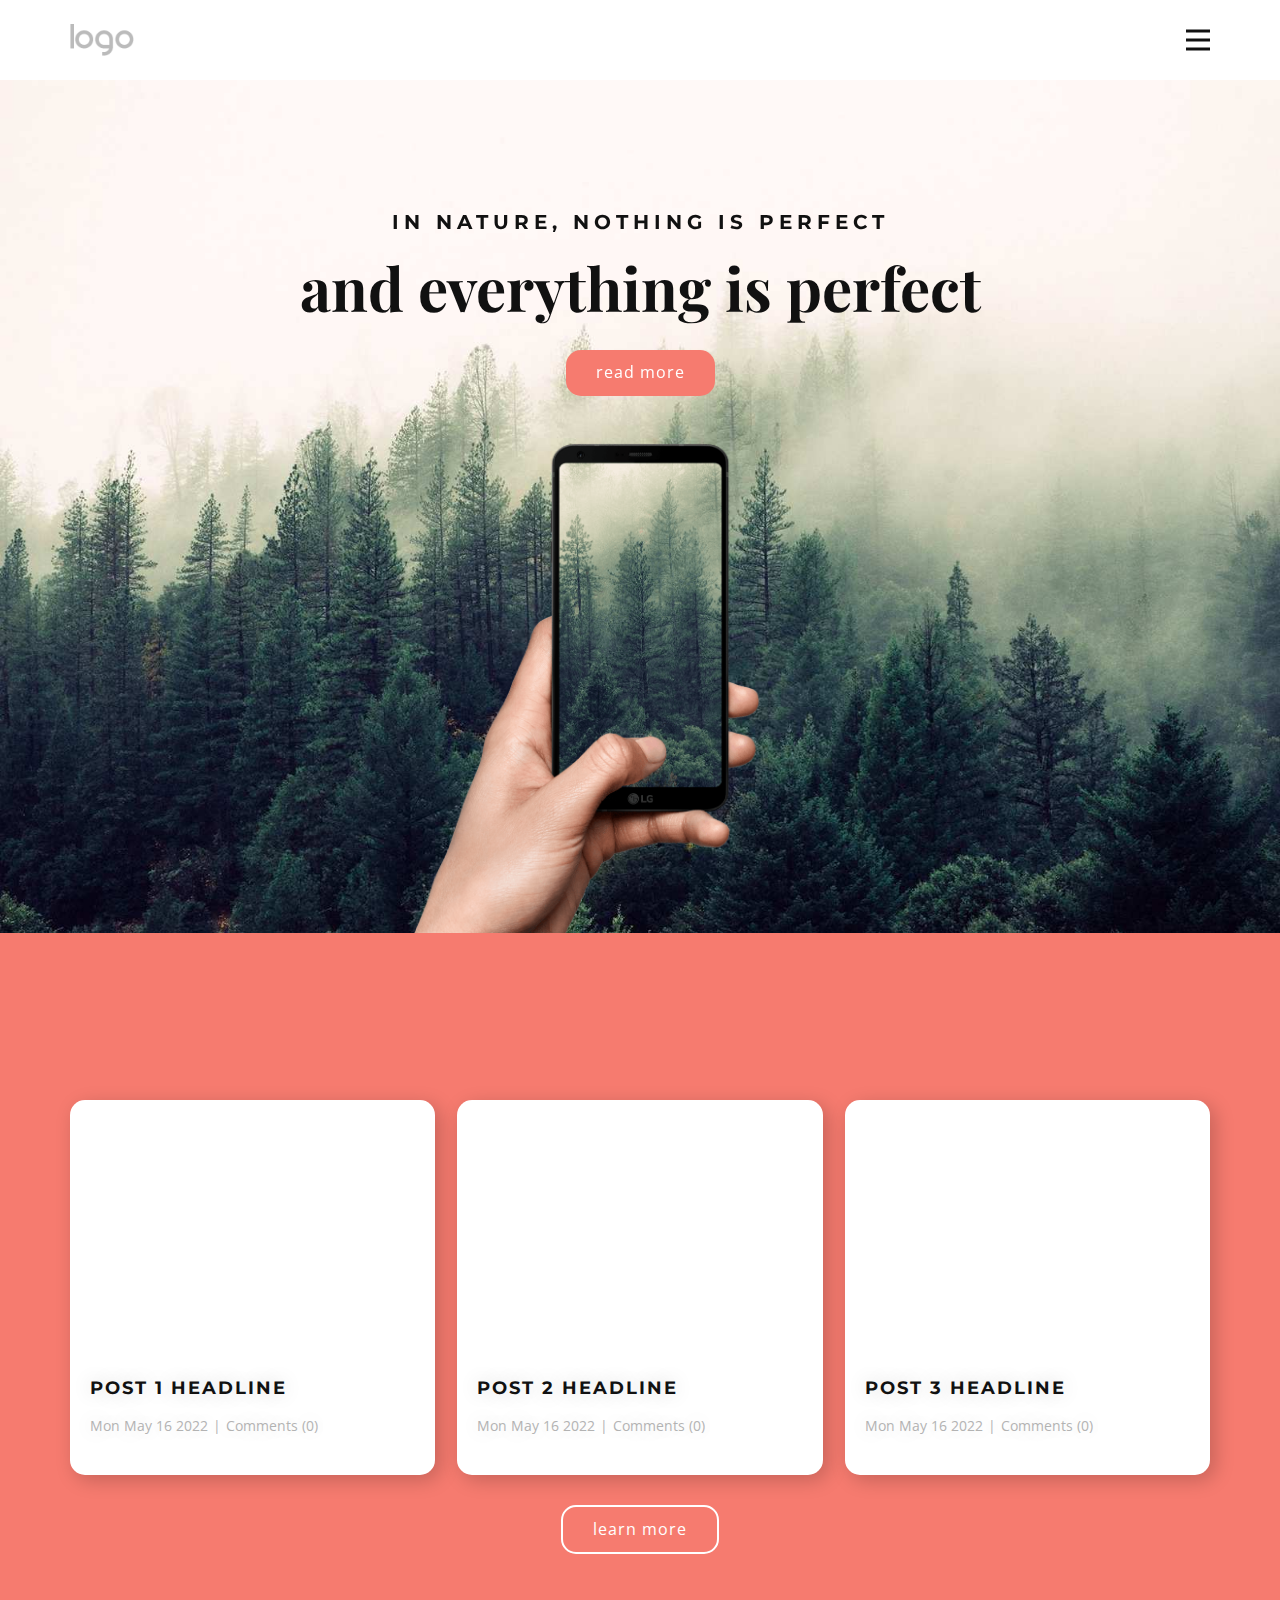
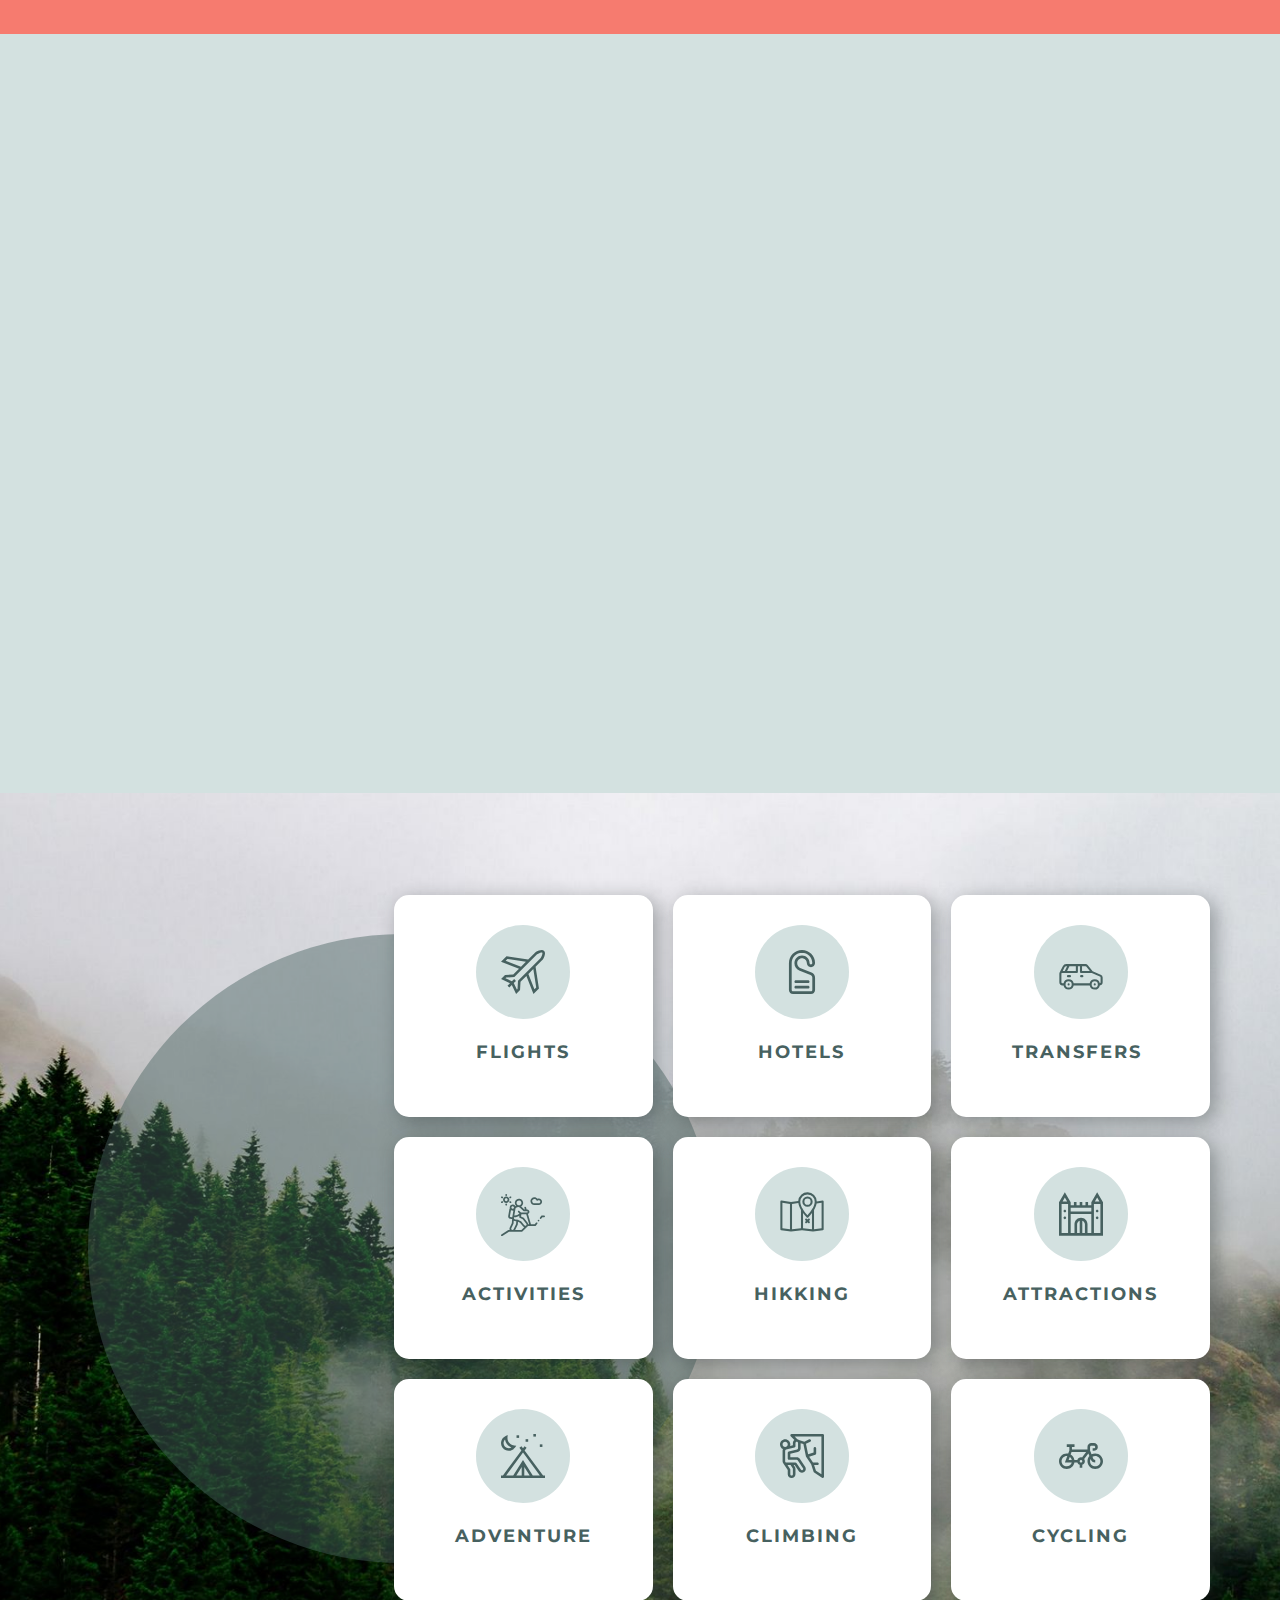
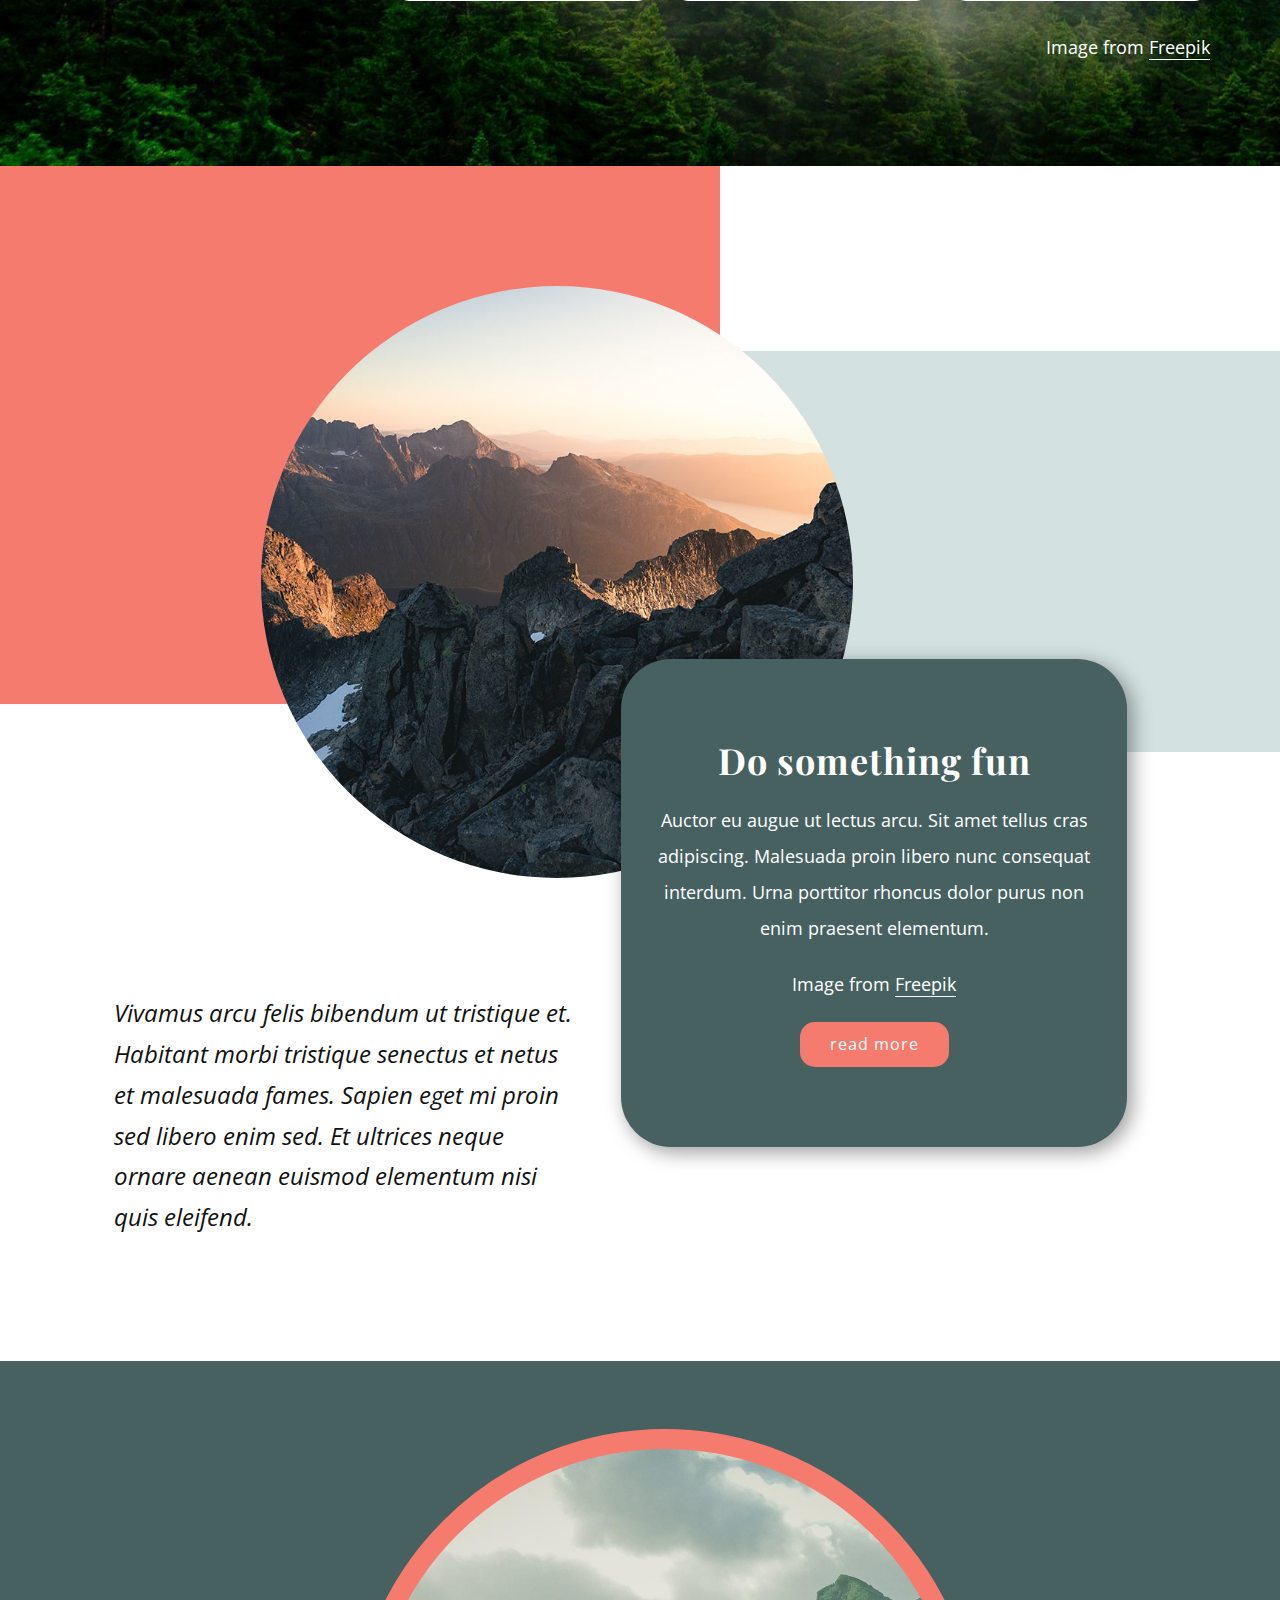
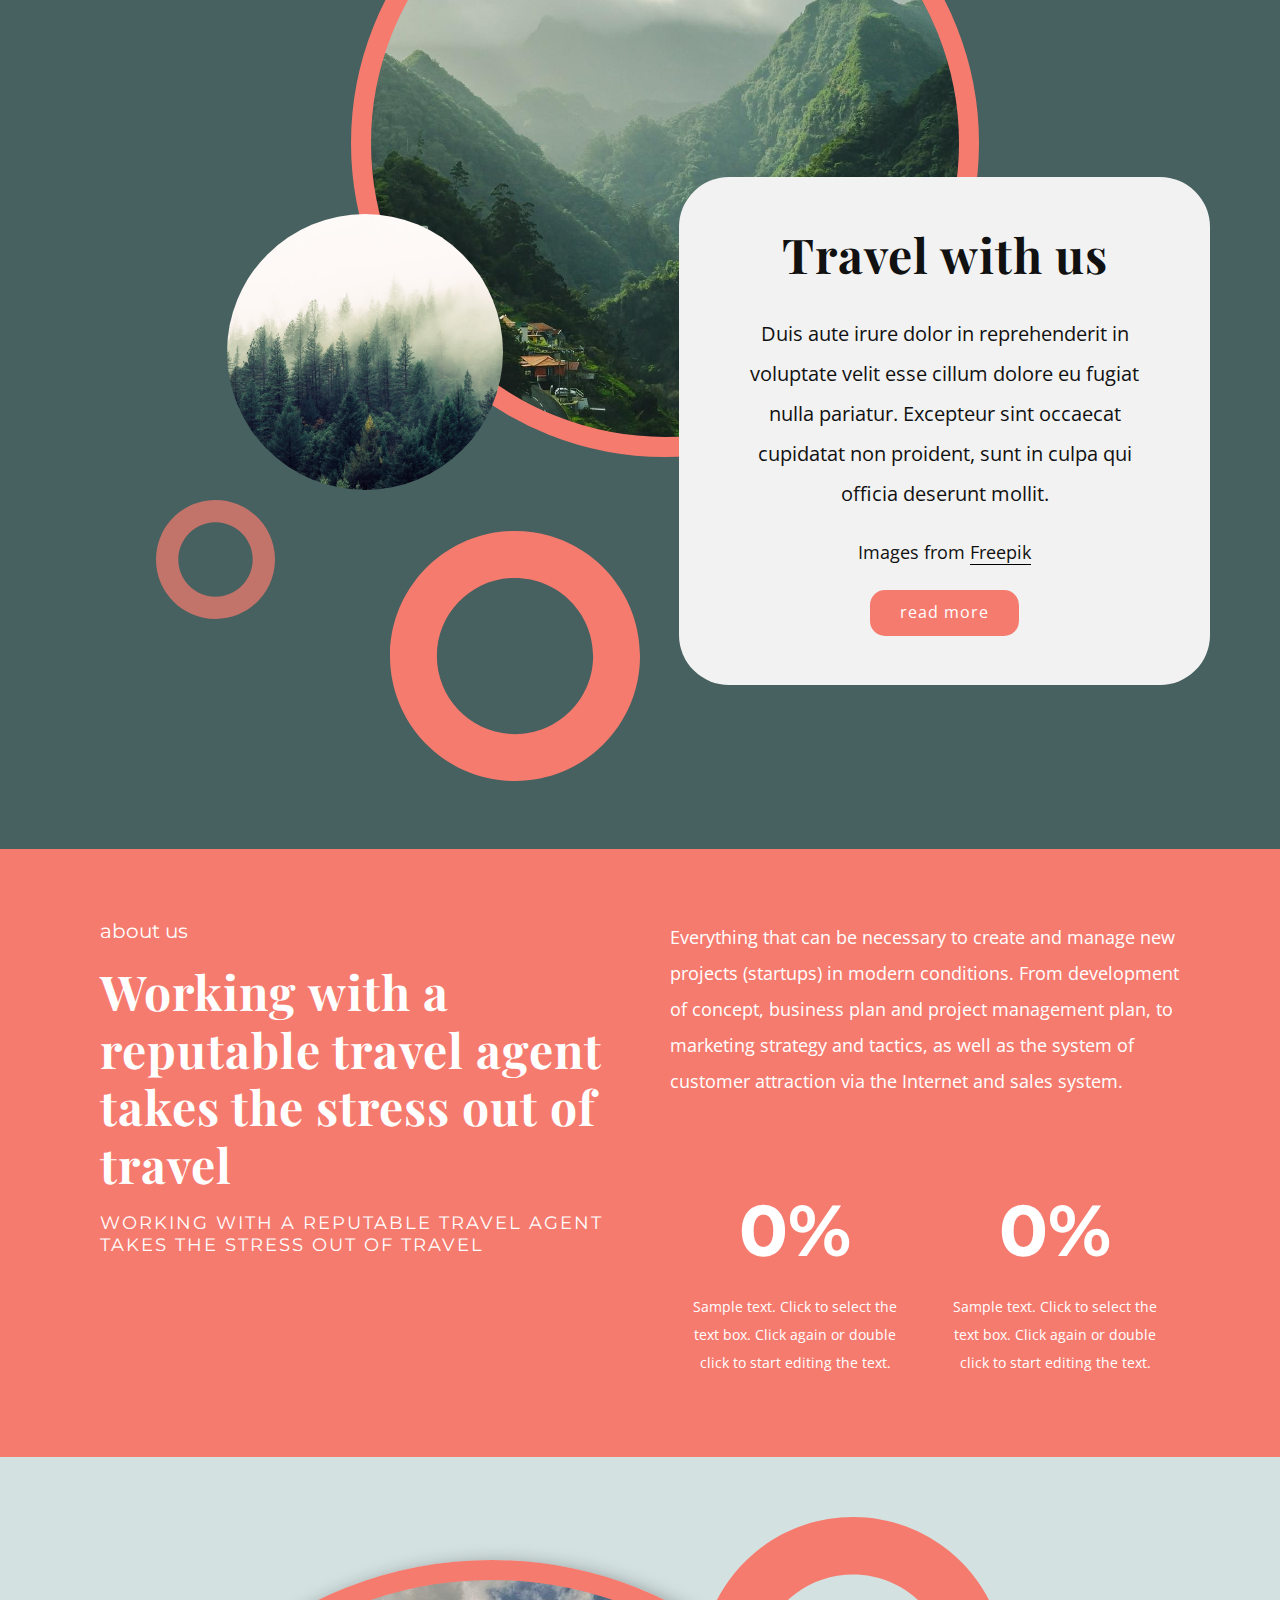
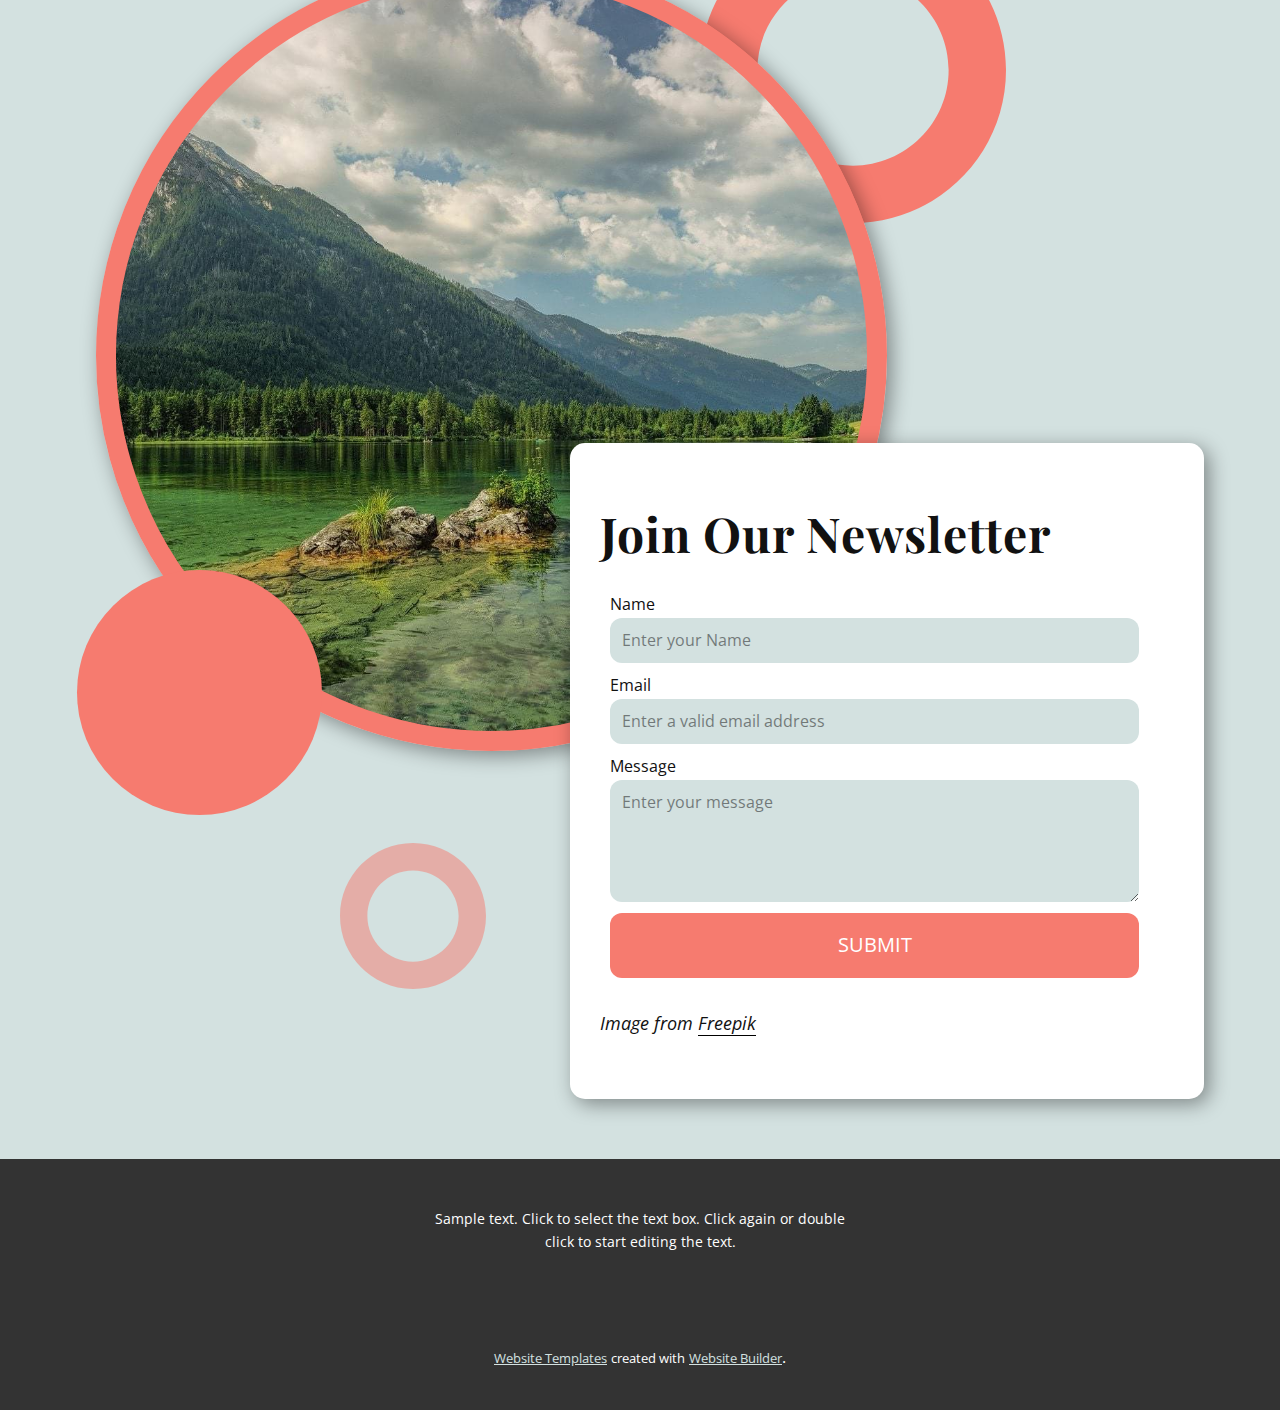
<file: index.html>
<!DOCTYPE html>
<html style="font-size: 16px;">
  <head>
    <meta name="viewport" content="width=device-width, initial-scale=1.0">
    <meta charset="utf-8">
    <meta name="keywords" content="​and everything is perfect, Latest news, ​Travel with​ us, Do something fun, ​Travel with​ us, ​Working with a reputable travel agent takes the stress out of travel, ​Join Our Newsletter">
    <meta name="description" content="">
    <meta name="page_type" content="np-template-header-footer-from-plugin">
    <title>Casa</title>
    <link rel="stylesheet" href="nicepage.css" media="screen">
<link rel="stylesheet" href="Casa.css" media="screen">
    <script class="u-script" type="text/javascript" src="jquery.js" defer=""></script>
    <script class="u-script" type="text/javascript" src="nicepage.js" defer=""></script>
    <meta name="generator" content="Nicepage 4.10.5, nicepage.com">
    <link id="u-theme-google-font" rel="stylesheet" href="https://fonts.googleapis.com/css?family=Playfair+Display:400,400i,500,500i,600,600i,700,700i,800,800i,900,900i|Open+Sans:300,300i,400,400i,500,500i,600,600i,700,700i,800,800i">
    <link id="u-page-google-font" rel="stylesheet" href="https://fonts.googleapis.com/css?family=Montserrat:100,100i,200,200i,300,300i,400,400i,500,500i,600,600i,700,700i,800,800i,900,900i|Playfair+Display:400,400i,500,500i,600,600i,700,700i,800,800i,900,900i|Playfair+Display:400,400i,500,500i,600,600i,700,700i,800,800i,900,900i">
    
    
    
    
    
    
    
    
    
    <script type="application/ld+json">{
		"@context": "http://schema.org",
		"@type": "Organization",
		"name": "",
		"logo": "images/default-logo.png"
}</script>
    <meta name="theme-color" content="#476160">
    <meta property="og:title" content="Casa">
    <meta property="og:type" content="website">
  </head>
  <body data-home-page="Casa.html" data-home-page-title="Casa" class="u-body u-xl-mode"><header class="u-clearfix u-header u-header" id="sec-a7b1"><div class="u-clearfix u-sheet u-valign-middle u-sheet-1">
        <a href="https://nicepage.com" class="u-image u-logo u-image-1">
          <img src="images/default-logo.png" class="u-logo-image u-logo-image-1">
        </a>
        <nav class="u-menu u-menu-dropdown u-offcanvas u-menu-1" data-responsive-from="XL">
          <div class="menu-collapse" style="font-size: 1rem; letter-spacing: 0px;" wfd-invisible="true">
            <a class="u-button-style u-custom-left-right-menu-spacing u-custom-padding-bottom u-custom-top-bottom-menu-spacing u-nav-link u-text-active-palette-1-base u-text-hover-palette-2-base" href="#">
              <svg class="u-svg-link" viewBox="0 0 24 24"><use xmlns:xlink="http://www.w3.org/1999/xlink" xlink:href="#menu-hamburger"></use></svg>
              <svg class="u-svg-content" version="1.1" id="menu-hamburger" viewBox="0 0 16 16" x="0px" y="0px" xmlns:xlink="http://www.w3.org/1999/xlink" xmlns="http://www.w3.org/2000/svg"><g><rect y="1" width="16" height="2"></rect><rect y="7" width="16" height="2"></rect><rect y="13" width="16" height="2"></rect>
</g></svg>
            </a>
          </div>
          <div class="u-nav-container">
            <ul class="u-nav u-unstyled u-nav-1"><li class="u-nav-item"><a class="u-button-style u-nav-link u-text-active-palette-1-base u-text-hover-palette-2-base" href="Casa.html" style="padding: 10px 20px;">Casa</a>
</li><li class="u-nav-item"><a class="u-button-style u-nav-link u-text-active-palette-1-base u-text-hover-palette-2-base" href="About.html" style="padding: 10px 20px;">About</a>
</li><li class="u-nav-item"><a class="u-button-style u-nav-link u-text-active-palette-1-base u-text-hover-palette-2-base" href="Contact.html" style="padding: 10px 20px;">Contact</a>
</li></ul>
          </div>
          <div class="u-nav-container-collapse" wfd-invisible="true">
            <div class="u-black u-container-style u-inner-container-layout u-opacity u-opacity-95 u-sidenav">
              <div class="u-inner-container-layout u-sidenav-overflow">
                <div class="u-menu-close"></div>
                <ul class="u-align-center u-nav u-popupmenu-items u-unstyled u-nav-2"><li class="u-nav-item"><a class="u-button-style u-nav-link" href="Casa.html" style="padding: 10px 20px;">Casa</a>
</li><li class="u-nav-item"><a class="u-button-style u-nav-link" href="About.html" style="padding: 10px 20px;">About</a>
</li><li class="u-nav-item"><a class="u-button-style u-nav-link" href="Contact.html" style="padding: 10px 20px;">Contact</a>
</li></ul>
              </div>
            </div>
            <div class="u-black u-menu-overlay u-opacity u-opacity-70" wfd-invisible="true"></div>
          </div>
        </nav>
      </div></header>
    <section class="u-align-center u-clearfix u-image u-section-1" id="carousel_bb64">
      <div class="u-clearfix u-sheet u-valign-bottom u-sheet-1">
        <h3 class="u-custom-font u-font-montserrat u-text u-text-default u-text-1" data-animation-name="customAnimationIn" data-animation-duration="1750" data-animation-delay="500"> In nature, nothing is perfect</h3>
        <h1 class="u-custom-font u-font-playfair-display u-text u-text-default u-title u-text-2" data-animation-name="customAnimationIn" data-animation-duration="1750" data-animation-delay="0"> and everything is perfect</h1>
        <a href="https://nicepage.com/es/plantillas-web" class="u-active-palette-4-light-1 u-border-none u-btn u-btn-round u-button-style u-hover-palette-4-light-1 u-palette-4-base u-radius-15 u-btn-1" data-animation-name="customAnimationIn" data-animation-duration="1750" data-animation-delay="500">read more</a>
        <img src="images/d-min.png" alt="" class="u-image u-image-contain u-image-default u-image-1" data-image-width="939" data-image-height="1012">
      </div>
    </section>
    <section class="u-align-center u-clearfix u-palette-4-base u-section-2" id="carousel_be38">
      <div class="u-clearfix u-sheet u-valign-middle u-sheet-1">
        <h2 class="u-text u-text-default u-text-1" data-animation-name="customAnimationIn" data-animation-duration="1750" data-animation-delay="500">Latest news</h2><!--blog--><!--blog_options_json--><!--{"type":"Recent","source":"","tags":"","count":""}--><!--/blog_options_json-->
        <div class="u-blog u-expanded-width u-blog-1">
          <div class="u-repeater u-repeater-1"><!--blog_post-->
            <div class="u-align-left u-blog-post u-container-style u-radius-15 u-repeater-item u-shape-round u-video-cover u-white u-repeater-item-1">
              <div class="u-container-layout u-similar-container u-valign-top-sm u-valign-top-xs u-container-layout-1"><!--blog_post_image-->
                <img alt="" class="u-blog-control u-expanded-width-xs u-image u-image-default u-image-1" src="images/1.jpeg" data-image-width="567" data-image-height="696" data-animation-name="customAnimationIn" data-animation-duration="1750" data-animation-delay="500"><!--/blog_post_image--><!--blog_post_header-->
                <h4 class="u-blog-control u-text u-text-body-color u-text-2">
                  <a class="u-post-header-link" href="#"><!--blog_post_header_content-->Post 1 Headline<!--/blog_post_header_content--></a>
                </h4><!--/blog_post_header--><!--blog_post_metadata-->
                <div class="u-blog-control u-metadata u-text-grey-30 u-metadata-1"><!--blog_post_metadata_date-->
                  <span class="u-meta-date u-meta-icon"><!--blog_post_metadata_date_content-->Mon May 16 2022<!--/blog_post_metadata_date_content--></span><!--/blog_post_metadata_date--><!--blog_post_metadata_comments-->
                  <span class="u-meta-comments u-meta-icon"><!--blog_post_metadata_comments_content-->Comments (0)<!--/blog_post_metadata_comments_content--></span><!--/blog_post_metadata_comments-->
                </div><!--/blog_post_metadata-->
              </div>
            </div><!--/blog_post--><!--blog_post-->
            <div class="u-align-left u-blog-post u-container-style u-radius-15 u-repeater-item u-shape-round u-video-cover u-white u-repeater-item-2">
              <div class="u-container-layout u-similar-container u-valign-top-sm u-valign-top-xs u-container-layout-2"><!--blog_post_image-->
                <img alt="" class="u-blog-control u-expanded-width-xs u-image u-image-default u-image-2" src="images/2.jpeg" data-image-width="567" data-image-height="696" data-animation-name="customAnimationIn" data-animation-duration="1750" data-animation-delay="500"><!--/blog_post_image--><!--blog_post_header-->
                <h4 class="u-blog-control u-text u-text-body-color u-text-3">
                  <a class="u-post-header-link" href="#"><!--blog_post_header_content-->Post 2 Headline<!--/blog_post_header_content--></a>
                </h4><!--/blog_post_header--><!--blog_post_metadata-->
                <div class="u-blog-control u-metadata u-text-grey-30 u-metadata-2"><!--blog_post_metadata_date-->
                  <span class="u-meta-date u-meta-icon"><!--blog_post_metadata_date_content-->Mon May 16 2022<!--/blog_post_metadata_date_content--></span><!--/blog_post_metadata_date--><!--blog_post_metadata_comments-->
                  <span class="u-meta-comments u-meta-icon"><!--blog_post_metadata_comments_content-->Comments (0)<!--/blog_post_metadata_comments_content--></span><!--/blog_post_metadata_comments-->
                </div><!--/blog_post_metadata-->
              </div>
            </div><!--/blog_post--><!--blog_post-->
            <div class="u-align-left u-blog-post u-container-style u-radius-15 u-repeater-item u-shape-round u-video-cover u-white u-repeater-item-3">
              <div class="u-container-layout u-similar-container u-valign-top-sm u-valign-top-xs u-container-layout-3"><!--blog_post_image-->
                <img alt="" class="u-blog-control u-expanded-width-xs u-image u-image-default u-image-3" src="images/3.jpeg" data-animation-name="customAnimationIn" data-animation-duration="1750" data-animation-delay="500"><!--/blog_post_image--><!--blog_post_header-->
                <h4 class="u-blog-control u-text u-text-body-color u-text-4">
                  <a class="u-post-header-link" href="#"><!--blog_post_header_content-->Post 3 Headline<!--/blog_post_header_content--></a>
                </h4><!--/blog_post_header--><!--blog_post_metadata-->
                <div class="u-blog-control u-metadata u-text-grey-30 u-metadata-3"><!--blog_post_metadata_date-->
                  <span class="u-meta-date u-meta-icon"><!--blog_post_metadata_date_content-->Mon May 16 2022<!--/blog_post_metadata_date_content--></span><!--/blog_post_metadata_date--><!--blog_post_metadata_comments-->
                  <span class="u-meta-comments u-meta-icon"><!--blog_post_metadata_comments_content-->Comments (0)<!--/blog_post_metadata_comments_content--></span><!--/blog_post_metadata_comments-->
                </div><!--/blog_post_metadata-->
              </div>
            </div><!--/blog_post-->
          </div>
        </div><!--/blog-->
        <a href="https://nicepage.me" class="u-active-white u-border-2 u-border-active-white u-border-hover-white u-border-white u-btn u-btn-round u-button-style u-hover-white u-none u-radius-15 u-text-active-palette-4-base u-text-body-alt-color u-text-hover-palette-4-base u-btn-1">learn more</a>
      </div>
    </section>
    <section class="u-clearfix u-palette-1-light-2 u-section-3" id="carousel_168a">
      <div class="u-clearfix u-sheet u-valign-middle u-sheet-1">
        <div class="u-align-left u-container-style u-group u-radius-50 u-shape-round u-white u-group-1" data-animation-name="customAnimationIn" data-animation-duration="1750" data-animation-delay="500">
          <div class="u-container-layout u-valign-middle u-container-layout-1">
            <h2 class="u-text u-text-default u-text-1"> Travel with<span style="font-size: 1.875rem;"></span> us
            </h2>
            <p class="u-text u-text-default u-text-2"> Duis aute irure dolor in reprehenderit in voluptate velit esse cillum dolore eu fugiat nulla pariatur. Excepteur sint occaecat cupidatat non proident, sunt in culpa qui officia deserunt mollit anim id est laborum.</p>
            <a href="https://nicepage.studio" class="u-active-palette-4-light-1 u-btn u-btn-round u-button-style u-hover-palette-4-light-1 u-palette-4-base u-radius-15 u-btn-1">learn more</a>
          </div>
        </div>
        <div alt="" class="u-image u-image-circle u-image-1" data-image-width="1470" data-image-height="980" data-animation-name="customAnimationIn" data-animation-duration="1750" data-animation-delay="500"></div>
        <div class="u-palette-4-base u-shape u-shape-circle u-shape-1" data-animation-name="fadeIn" data-animation-duration="1000" data-animation-direction="Left"></div>
      </div>
    </section>
    <section class="u-clearfix u-image u-section-4" id="carousel_adab" data-image-width="1980" data-image-height="1320">
      <div class="u-clearfix u-sheet u-valign-middle-md u-valign-middle-sm u-valign-middle-xl u-sheet-1">
        <div class="u-opacity u-opacity-45 u-palette-1-base u-shape u-shape-circle u-shape-1"></div>
        <div class="u-list u-list-1">
          <div class="u-repeater u-repeater-1">
            <div class="u-align-center u-container-style u-list-item u-radius-15 u-repeater-item u-shape-round u-video-cover u-white u-list-item-1">
              <div class="u-container-layout u-similar-container u-valign-top u-container-layout-1"><span class="u-icon u-icon-circle u-palette-1-light-2 u-text-palette-1-base u-icon-1"><svg class="u-svg-link" preserveAspectRatio="xMidYMin slice" viewBox="0 0 512 512" style=""><use xmlns:xlink="http://www.w3.org/1999/xlink" xlink:href="#svg-d9e1"></use></svg><svg class="u-svg-content" viewBox="0 0 512 512" x="0px" y="0px" id="svg-d9e1" style="enable-background:new 0 0 512 512;"><g><g><path d="M501.905,10.593C489.743-1.57,468.721-2.766,441.099,7.133c-18.995,6.81-38.919,18.222-48.451,27.754l-76.55,76.55    L64.116,71.859L0,135.975l209.501,82.059l-67.266,67.266l-95.472,5.591L0.984,336.67l103.609,49.994L75.567,415.69l21.24,21.24    l28.987-28.987l50.043,103.56l45.768-45.769l5.592-95.472l68.395-68.395l82.043,209.459l64.115-64.116l-39.57-251.933    l75.43-75.431c9.532-9.531,20.945-29.455,27.755-48.451C515.264,43.781,514.068,22.754,501.905,10.593z M53.706,124.751    l20.846-20.846l215.268,33.811l-57.136,57.136L53.706,124.751z M409.705,436.776l-20.845,20.846l-70.087-178.935l57.128-57.128    L409.705,436.776z M477.088,61.262c-5.739,16.012-15.224,31.853-20.718,37.347L197.88,357.101l-5.592,95.472l-7.797,7.797    l-36.202-74.918l26.113-26.113l-21.24-21.24l-26.07,26.068L52.137,328l7.788-7.788l95.472-5.591L413.888,56.128    c5.495-5.495,21.336-14.977,37.348-20.718c18.176-6.516,27.82-5.186,29.429-3.577C482.272,33.441,483.604,43.083,477.088,61.262z"></path>
</g>
</g></svg></span>
                <h4 class="u-text u-text-1">Flights</h4>
              </div>
            </div>
            <div class="u-align-center u-container-style u-list-item u-radius-15 u-repeater-item u-shape-round u-video-cover u-white u-list-item-2">
              <div class="u-container-layout u-similar-container u-valign-top u-container-layout-2"><span class="u-icon u-icon-circle u-palette-1-light-2 u-text-palette-1-base u-icon-2"><svg class="u-svg-link" preserveAspectRatio="xMidYMin slice" viewBox="0 0 512.034 512.034" style=""><use xmlns:xlink="http://www.w3.org/1999/xlink" xlink:href="#svg-43ca"></use></svg><svg class="u-svg-content" viewBox="0 0 512.034 512.034" id="svg-43ca"><g><path d="m360.017 512.034h-208c-26.467 0-48-21.533-48-48v-312c0-40.605 15.81-78.777 44.517-107.484 59.395-59.396 155.563-59.405 214.967 0 28.407 28.407 44.215 66.172 44.512 106.339.199 26.869-21.144 48.915-47.575 49.142-26.798.172-48.42-21.36-48.42-47.998 0-31.252-25.551-56.22-56.194-56-45.531.161-72.238 52.974-44.564 93.296 7.356 10.705 17.652 18.83 29.77 23.489l125.962 48.452c24.539 9.437 41.026 33.441 41.026 59.733v143.03c-.001 26.468-21.534 48.001-48.001 48.001zm-104-480c-66.329 0-120 53.66-120 120v312c0 8.822 7.178 16 16 16h208c8.822 0 16-7.178 16-16v-143.03c0-13.146-8.244-25.147-20.513-29.866l-125.961-48.45c-38.879-14.948-62.414-52.704-61.513-90.975.733-48.068 39.455-87.506 87.681-87.678 48.814-.227 88.307 39.408 88.307 88 0 8.999 7.383 16.11 16.145 15.999 8.66-.074 15.919-7.817 15.852-16.907-.487-65.765-53.83-119.093-119.998-119.093z"></path><path d="m327.017 384.034h-143c-8.836 0-16-7.164-16-16s7.164-16 16-16h143c8.836 0 16 7.164 16 16s-7.163 16-16 16z"></path><path d="m327.017 448.034h-143c-8.836 0-16-7.164-16-16s7.164-16 16-16h143c8.836 0 16 7.164 16 16s-7.163 16-16 16z"></path>
</g></svg></span>
                <h4 class="u-text u-text-2">Hotels</h4>
              </div>
            </div>
            <div class="u-align-center u-container-style u-list-item u-radius-15 u-repeater-item u-shape-round u-video-cover u-white u-list-item-3">
              <div class="u-container-layout u-similar-container u-valign-top u-container-layout-3"><span class="u-icon u-icon-circle u-palette-1-light-2 u-text-palette-1-base u-icon-3"><svg class="u-svg-link" preserveAspectRatio="xMidYMin slice" viewBox="0 0 512 512" style=""><use xmlns:xlink="http://www.w3.org/1999/xlink" xlink:href="#svg-63c2"></use></svg><svg class="u-svg-content" viewBox="0 0 512 512" id="svg-63c2"><g id="_02-car"><g id="linear_color"><path d="M484.973,287.049l-93.5-40.877L335.52,177.311A35.824,35.824,0,0,0,307.58,164H83.78a43.76,43.76,0,0,0-39.353,24.323L8.642,259.884A44.279,44.279,0,0,0,4,279.55V376a36.04,36.04,0,0,0,36,36H53.207a60.006,60.006,0,0,0,117.586,0H357.208a60,60,0,0,0,117.606-.12A36.041,36.041,0,0,0,508,376V320.63A36.168,36.168,0,0,0,484.973,287.049ZM316.887,192.438,358.786,244H268V188h39.58A11.927,11.927,0,0,1,316.887,192.438ZM196,188v56H94.08l26.909-56ZM65.893,199.057A19.891,19.891,0,0,1,83.78,188H94.362L67.453,244H43.418ZM112,436a36,36,0,1,1,36-36A36.04,36.04,0,0,1,112,436Zm304,0a36,36,0,1,1,36-36A36.04,36.04,0,0,1,416,436Zm68-60a12.013,12.013,0,0,1-9.278,11.677A60,60,0,0,0,357.208,388H170.793a60.006,60.006,0,0,0-117.586,0H40a12.013,12.013,0,0,1-12-12V279.55a20.147,20.147,0,0,1,2.113-8.943l1.3-2.607H208a12,12,0,0,0,12-12V188h24v68a12,12,0,0,0,12,12H381.491l94.132,41.155q.294.129.594.241A12.053,12.053,0,0,1,484,320.63Z"></path><circle cx="112" cy="400" r="12"></circle><circle cx="416" cy="400" r="12"></circle><path d="M272,292H257a12,12,0,0,0,0,24h15a12,12,0,0,0,0-24Z"></path><path d="M128,292H104a12,12,0,0,0,0,24h24a12,12,0,0,0,0-24Z"></path>
</g>
</g></svg></span>
                <h4 class="u-text u-text-3">Transfers&nbsp;<br>
                </h4>
              </div>
            </div>
            <div class="u-align-center u-container-style u-list-item u-radius-15 u-repeater-item u-shape-round u-video-cover u-white u-list-item-4">
              <div class="u-container-layout u-similar-container u-valign-top u-container-layout-4"><span class="u-icon u-icon-circle u-palette-1-light-2 u-text-palette-1-base u-icon-4"><svg class="u-svg-link" preserveAspectRatio="xMidYMin slice" viewBox="0 -11 512.00039 512" style=""><use xmlns:xlink="http://www.w3.org/1999/xlink" xlink:href="#svg-c652"></use></svg><svg class="u-svg-content" viewBox="0 -11 512.00039 512" id="svg-c652"><path d="m502 251.8125h-25.222656c-3.082032 0-5.992188 1.421875-7.886719 3.851562l-15.210937 19.503907c-3.398438 4.355469-2.621094 10.636719 1.734374 14.035156 1.828126 1.425781 3.992188 2.113281 6.144532 2.113281 2.976562 0 5.917968-1.320312 7.890625-3.847656l12.210937-15.652344h20.339844c5.523438 0 10-4.476562 10-10 0-5.523437-4.476562-10.003906-10-10.003906zm0 0"></path><path d="m420.53125 333.921875c-4.355469-3.394531-10.636719-2.621094-14.035156 1.734375l-14.0625 18.03125h-43.78125l-34.96875-119.8125c10.195312-3.878906 17.457031-13.75 17.457031-25.289062 0-14.914063-12.132813-27.050782-27.050781-27.050782h-5.683594l-7.246094-24.832031c-1.550781-5.300781-7.105468-8.34375-12.402344-6.796875-5.300781 1.546875-8.34375 7.097656-6.796874 12.398438l5.613281 19.230468h-5.332031l-37.152344-35.457031c.789062-.496094 1.574218-1.007813 2.339844-1.550781 10.574218-7.484375 17.597656-18.636719 19.777343-31.40625 2.183594-12.765625-.738281-25.617188-8.222656-36.1875-7.484375-10.574219-18.636719-17.59375-31.40625-19.777344-26.355469-4.507812-51.460937 13.273438-55.964844 39.628906-2.71875 15.898438 2.683594 31.339844 13.179688 42.082032-2.785157 1.308593-5.402344 2.832031-7.835938 4.550781-4.6875-9.796875-13.753906-17.273438-25.054687-19.300781-8.984375-1.609376-18.050782.40625-25.535156 5.683593-7.648438 5.394531-12.722657 13.511719-14.277344 22.855469-1 5.996094-.425782 11.910156 1.417968 17.300781-.488281.234375-.960937.496094-1.40625.808594-2.179687 1.523437-3.664062 3.855469-4.121093 6.480469l-14.050781 80.671875c-2.527344 14.53125 6.828124 28.402343 20.855468 30.914062l16.839844 3.019531c1.519531.273438 3.027344.40625 4.519531.40625 1.121094 0 2.222657-.097656 3.3125-.242187l-3.117187 47.859375-24.269532 50.058594c-2.300781 4.753906-3.46875 9.835937-3.46875 15.097656 0 5.128906 1.171876 10.109375 3.28125 14.625h-11.609374c-1.90625 0-3.773438.546875-5.378907 1.570312l-80.269531 51.1875c-4.65625 2.96875-6.023438 9.152344-3.054688 13.808594 1.90625 2.988282 5.140626 4.625 8.441407 4.625 1.839843 0 3.699219-.507812 5.367187-1.570312l77.808594-49.621094h38.078125c.652344.039062 1.300781.058594 1.949219.058594.539062 0 1.074218-.03125 1.609375-.058594h106.625c2.5625 0 5.027343-.984375 6.886719-2.75l66.535156-63.214844h26.21875.058594.035156 56.132812c3.078125 0 5.988282-1.421875 7.882813-3.851562l17.066406-21.878906c3.398437-4.359376 2.621094-10.640626-1.734375-14.039063zm-250.183594-36.785156c-3.871094-.664063-8.15625-.949219-11.675781-2.800781-6.222656-3.277344-9.378906-10.222657-8.226563-17.0625.320313-1.894532.648438-3.792969.972657-5.6875 29.007812-1.347657 49.246093-9.503907 62.804687-18.207032l-2.34375 13.71875c-.75 4.394532 1.5 8.757813 5.515625 10.695313l35.597657 17.152343 41.363281 52.214844c5.023437 6.34375 3.953125 15.589844-2.390625 20.613282-6.339844 5.023437-15.585938 3.949218-20.609375-2.390626l-35.75-45.125c-.9375-1.1875-2.136719-2.144531-3.496094-2.800781l-30.128906-14.519531c-.84375-.40625-1.738281-.691406-2.65625-.847656zm139.683594 37.605469-42.796875-54.027344c-.703125-.882813-1.542969-1.632813-2.480469-2.226563-.328125-.207031-.675781-.402343-1.035156-.574219l-30.855469-14.871093 4.683594-27.40625h55.816406l34.453125 118.050781h-10.398437c-.488281-6.6875-2.914063-13.304688-7.386719-18.945312zm-41.792969-133.207032h22.605469c.019531 0 .039062.003906.058594.003906.011718 0 .023437-.003906.035156-.003906h13.152344c3.890625 0 7.050781 3.164063 7.050781 7.050782 0 3.886718-3.160156 7.050781-7.050781 7.050781h-3.039063c-.011719 0-.023437 0-.03125 0h-68.195312l-20.21875-17.425781c-4.1875-3.601563-10.5-3.132813-14.105469 1.050781-3.605469 4.183593-3.136719 10.496093 1.046875 14.101562l15.816406 13.628907c-7.914062 8.21875-25.972656 21.757812-60.484375 24.351562l3.675782-21.503906 6.945312-40.617188c.003906-.027344.003906-.054687.007812-.082031l2.058594-12.046875c1.996094-11.667969 11.949219-23.921875 33.859375-23.921875.503907 0 1.011719.007813 1.53125.019531.082031.003906.167969.003906.25.003906 6.859375 0 13.023438 2.367188 17.347657 6.660157.128906.128906.261718.253906.394531.375l40.382812 38.539062c1.863281 1.777344 4.335938 2.765625 6.90625 2.765625zm-86.910156-101.382812c2.371094-13.867188 14.445313-23.691406 28.066406-23.691406 1.589844 0 3.199219.132812 4.816407.410156 7.5 1.28125 14.050781 5.40625 18.449218 11.617187 4.398438 6.210938 6.117188 13.765625 4.832032 21.265625-2.367188 13.867188-14.445313 23.695313-28.066407 23.691406-1.589843 0-3.199219-.132812-4.816406-.410156-15.484375-2.644531-25.929687-17.398437-23.28125-32.882812zm-59.511719 55.792968c.671875-4.03125 2.828125-7.511718 6.074219-9.800781 2.390625-1.683593 5.167969-2.5625 8.011719-2.5625.820312 0 1.644531.074219 2.46875.222657 7.914062 1.417968 13.234375 9.265624 11.863281 17.488281-.671875 4.03125-2.832031 7.511719-6.078125 9.800781-3.078125 2.171875-6.796875 3-10.476562 2.34375-7.914063-1.421875-13.238282-9.269531-11.863282-17.492188zm3.339844 116.222657-16.839844-3.023438c-3.230468-.578125-5.332031-4.078125-4.683594-7.800781l12.324219-70.765625 28.152344 5.050781-4.746094 27.773438-7.5625 44.21875c-.992187 3.070312-3.84375 5.046875-6.644531 4.546875zm1.714844 146.082031c-5.101563-2.472656-8.269532-7.539062-8.269532-13.222656 0-2.21875.496094-4.367188 1.46875-6.375l25.117188-51.8125c.566406-1.160156.898438-2.421875.980469-3.710938l2.066406-31.691406c7.539063 4.320312 16.527344 5.03125 24.957031 6.476562 1.585938.269532 3.171875.542969 4.757813.8125l-2.25 32.429688-29.226563 60.292969c-2.355468 4.855469-7.058594 7.816406-12.089844 8.207031h-2.269531c-1.773437-.140625-3.546875-.585938-5.242187-1.40625zm110.582031 1.40625h-72.734375l29.820312-61.515625c.207032-.425781.378907-.859375.523438-1.304687.242188-.753907.398438-1.550782.457031-2.375l2.175781-31.386719 23.660157 11.402343 34.324219 43.324219c3.945312 4.980469 8.996093 8.578125 14.527343 10.734375zm0 0"></path><path d="m388.351562 129.78125h51.164063c21.171875 0 38.398437-17.226562 38.398437-38.402344 0-21.171875-17.226562-38.398437-38.398437-38.398437-5.113281 0-10.144531 1.023437-14.804687 2.96875-8.554688-11.125-21.910157-17.902344-36.359376-17.902344-25.292968 0-45.867187 20.574219-45.867187 45.867187 0 12.25 4.769531 23.769532 13.433594 32.433594 8.664062 8.664063 20.179687 13.433594 32.433593 13.433594zm0-71.734375c10.304688 0 19.621094 6.109375 23.734376 15.570313 1.257812 2.894531 3.808593 5.027343 6.882812 5.75 3.070312.71875 6.304688-.050782 8.722656-2.082032 3.351563-2.816406 7.4375-4.304687 11.824219-4.304687 10.144531 0 18.398437 8.253906 18.398437 18.398437 0 10.148438-8.253906 18.402344-18.398437 18.402344h-51.164063c-6.910156 0-13.40625-2.691406-18.292968-7.578125-4.886719-4.882813-7.574219-11.378906-7.574219-18.289063 0-14.265624 11.605469-25.867187 25.867187-25.867187zm0 0"></path><path d="m60.460938 104.5625c20.136718 0 36.519531-16.382812 36.519531-36.519531s-16.382813-36.519531-36.519531-36.519531c-9.753907 0-18.925782 3.796874-25.820313 10.695312-6.898437 6.898438-10.699219 16.070312-10.699219 25.824219 0 20.136719 16.386719 36.519531 36.519532 36.519531zm-11.679688-48.199219c3.121094-3.121093 7.269531-4.839843 11.679688-4.839843 9.109374 0 16.519531 7.410156 16.519531 16.519531s-7.410157 16.519531-16.519531 16.519531c-9.105469 0-16.519532-7.410156-16.519532-16.519531 0-4.414063 1.71875-8.5625 4.839844-11.679688zm0 0"></path><path d="m5 47.792969 4.691406 2.707031c1.574219.910156 3.296875 1.34375 4.992188 1.34375 3.457031 0 6.816406-1.792969 8.667968-5.003906 2.761719-4.78125 1.125-10.898438-3.660156-13.660156l-4.691406-2.707032c-4.78125-2.761718-10.898438-1.125-13.660156 3.660156-2.757813 4.78125-1.121094 10.898438 3.660156 13.660157zm0 0"></path><path d="m115.921875 88.738281-4.691406-2.707031c-4.78125-2.761719-10.898438-1.125-13.660157 3.660156-2.761718 4.78125-1.121093 10.898438 3.660157 13.660156l4.691406 2.707032c1.574219.910156 3.292969 1.34375 4.992187 1.34375 3.453126 0 6.816407-1.792969 8.667969-5.003906 2.761719-4.78125 1.121094-10.898438-3.660156-13.660157zm0 0"></path><path d="m10.011719 107.402344c1.695312 0 3.417969-.433594 4.992187-1.34375l4.6875-2.707032c4.785156-2.761718 6.421875-8.875 3.660156-13.660156-2.761718-4.785156-8.875-6.421875-13.660156-3.660156l-4.691406 2.707031c-4.78125 2.761719-6.417969 8.878907-3.660156 13.660157 1.855468 3.210937 5.214844 5.003906 8.671875 5.003906zm0 0"></path><path d="m106.242188 51.84375c1.695312 0 3.414062-.433594 4.988281-1.339844l4.691406-2.710937c4.785156-2.761719 6.421875-8.875 3.660156-13.660157-2.761719-4.78125-8.878906-6.421874-13.660156-3.660156l-4.691406 2.707032c-4.78125 2.761718-6.421875 8.878906-3.660157 13.664062 1.855469 3.207031 5.214844 5 8.671876 5zm0 0"></path><path d="m60.460938 25.691406c5.523437 0 10-4.476562 10-10v-5.691406c0-5.523438-4.476563-10-10-10-5.523438 0-10 4.476562-10 10v5.691406c0 5.523438 4.476562 10 10 10zm0 0"></path><path d="m50.460938 121.324219v5.691406c0 5.523437 4.476562 10 10 10 5.523437 0 10-4.476563 10-10v-5.691406c0-5.523438-4.476563-10-10-10-5.523438 0-10 4.480469-10 10zm0 0"></path><path d="m446.25 306.859375c-1.613281-3.929687-5.714844-6.453125-9.949219-6.144531-4.15625.300781-7.746093 3.222656-8.894531 7.222656-1.152344 4.011719.394531 8.441406 3.78125 10.875 3.339844 2.394531 7.957031 2.460938 11.371094.1875 3.925781-2.605469 5.503906-7.792969 3.691406-12.140625zm0 0"></path></svg></span>
                <h4 class="u-text u-text-4">Activities</h4>
              </div>
            </div>
            <div class="u-align-center u-container-style u-list-item u-radius-15 u-repeater-item u-shape-round u-video-cover u-white u-list-item-5">
              <div class="u-container-layout u-similar-container u-valign-top u-container-layout-5"><span class="u-icon u-icon-circle u-palette-1-light-2 u-text-palette-1-base u-icon-5"><svg class="u-svg-link" preserveAspectRatio="xMidYMin slice" viewBox="0 0 512 512" style=""><use xmlns:xlink="http://www.w3.org/1999/xlink" xlink:href="#svg-c49a"></use></svg><svg class="u-svg-content" viewBox="0 0 512 512" id="svg-c49a"><g id="_07-map"><g id="filled_outline"><path d="M503.862,102.935a12,12,0,0,0-9.559-2.814L427.969,109.6a107.995,107.995,0,0,0-215.76-4.217l-84.1,10.513L17.7,100.121A12,12,0,0,0,4,112V432a12,12,0,0,0,10.3,11.879l112,16c.056.008.114.006.17.013a11.891,11.891,0,0,0,1.216.092c.084,0,.169.013.254.013l.057,0a12.055,12.055,0,0,0,1.392-.087c.032,0,.064,0,.1-.006L256,444.093l126.512,15.814c.033,0,.067,0,.1.007A12.227,12.227,0,0,0,384,460c.36,0,.719-.022,1.078-.054.111-.01.222-.023.333-.036.095-.011.191-.017.286-.031l112-16A12,12,0,0,0,508,432V112A12,12,0,0,0,503.862,102.935ZM320,28a84.1,84.1,0,0,1,84,84c0,28.359-13.428,59.43-30.052,87.027-.034.052-.064.108-.1.161-18.829,31.219-41.724,57.975-53.851,71.3-12.105-13.3-34.937-39.985-53.745-71.129-.072-.118-.139-.238-.215-.353C249.422,171.415,236,140.353,236,112A84.1,84.1,0,0,1,320,28Zm52,406.407-104-13V245.065a490.038,490.038,0,0,0,43.515,51.42,12,12,0,0,0,16.97,0A490.038,490.038,0,0,0,372,245.065ZM140,138.593l73.3-9.162c3.884,27.094,16.111,54.712,30.7,79.5v212.48l-104,13ZM28,125.836l88,12.572V434.164L28,421.592ZM484,421.592l-88,12.572V208.927c13.744-23.352,25.392-49.22,29.943-74.8l58.057-8.3Z"></path><path d="M320,319.029l-7.515-7.514a12,12,0,0,0-16.97,16.97L303.029,336l-7.514,7.515a12,12,0,1,0,16.97,16.97L320,352.971l7.515,7.514a12,12,0,0,0,16.97-16.97L336.971,336l7.514-7.515a12,12,0,0,0-16.97-16.97Z"></path><path d="M320,172a60,60,0,1,0-60-60A60.068,60.068,0,0,0,320,172Zm0-96a36,36,0,1,1-36,36A36.04,36.04,0,0,1,320,76Z"></path>
</g>
</g></svg></span>
                <h4 class="u-text u-text-5">hikking</h4>
              </div>
            </div>
            <div class="u-align-center u-container-style u-list-item u-radius-15 u-repeater-item u-shape-round u-video-cover u-white u-list-item-6">
              <div class="u-container-layout u-similar-container u-valign-top u-container-layout-6"><span class="u-icon u-icon-circle u-palette-1-light-2 u-text-palette-1-base u-icon-6"><svg class="u-svg-link" preserveAspectRatio="xMidYMin slice" viewBox="0 0 507.851 507.851" style=""><use xmlns:xlink="http://www.w3.org/1999/xlink" xlink:href="#svg-5ad9"></use></svg><svg class="u-svg-content" viewBox="0 0 507.851 507.851" id="svg-5ad9"><g id="XMLID_637_"><path id="XMLID_660_" d="m440.442 3.43-67.409 115.868v32.807h-37.447v-37.052h-30v37.052h-36.661v-37.052h-30v37.052h-36.661v-37.052h-30v37.052h-37.447v-32.807l-67.408-115.868-67.409 115.868v385.123h507.851v-385.123zm26.328 104.914h-52.657l26.328-45.256zm-93.737 73.76v41.88h-238.216v-41.88zm-279.296-73.76h-52.657l26.328-45.256zm11.08 366.077h-74.817v-336.077h74.817zm134.108 0h-30.106v-100.971c0-19.614 12.588-36.336 30.106-42.533zm30 0v-143.504c17.518 6.197 30.106 22.919 30.106 42.533v100.971zm60.107 0v-100.971c0-41.414-33.692-75.107-75.106-75.107s-75.106 33.693-75.106 75.107v100.971h-44.001v-220.437h238.216v220.437zm74.001 0v-336.077h74.817v336.077z"></path><path id="XMLID_702_" d="m67.409 204.34c-7.846 0-15.363 6.899-15 15 .364 8.127 6.591 15 15 15 7.846 0 15.363-6.899 15-15-.364-8.127-6.591-15-15-15z"></path><path id="XMLID_751_" d="m67.409 283.34c-7.846 0-15.363 6.899-15 15 .364 8.127 6.591 15 15 15 7.846 0 15.363-6.899 15-15-.364-8.127-6.591-15-15-15z"></path><path id="XMLID_767_" d="m440.442 204.34c-7.846 0-15.363 6.899-15 15 .364 8.127 6.591 15 15 15 7.846 0 15.363-6.899 15-15-.364-8.127-6.591-15-15-15z"></path><path id="XMLID_776_" d="m440.442 283.34c-7.846 0-15.363 6.899-15 15 .364 8.127 6.591 15 15 15 7.846 0 15.363-6.899 15-15-.364-8.127-6.591-15-15-15z"></path>
</g></svg></span>
                <h4 class="u-text u-text-6">Attractions </h4>
              </div>
            </div>
            <div class="u-align-center u-container-style u-list-item u-radius-15 u-repeater-item u-shape-round u-video-cover u-white u-list-item-7">
              <div class="u-container-layout u-similar-container u-valign-top u-container-layout-7"><span class="u-icon u-icon-circle u-palette-1-light-2 u-text-palette-1-base u-icon-7"><svg class="u-svg-link" preserveAspectRatio="xMidYMin slice" viewBox="0 0 510 510" style=""><use xmlns:xlink="http://www.w3.org/1999/xlink" xlink:href="#svg-0a05"></use></svg><svg class="u-svg-content" viewBox="0 0 510 510" id="svg-0a05"><g><path d="m375 0h30v30h-30z"></path><path d="m450 120h30v30h-30z"></path><path d="m285 60h30v30h-30z"></path><path d="m180 15h30v30h-30z"></path><path d="m90 195c28.704 0 55.933-13.89 72.837-37.156l14.746-20.295-24.857-3.385c-46.641-6.352-81.449-48.575-77.398-96.821l2.095-24.923-22.973 9.888c-33.077 14.237-54.45 46.696-54.45 82.692 0 49.626 40.374 90 90 90zm-43.537-131.3c6.685 42.453 35.401 77.388 74.207 92.826-9.178 5.463-19.766 8.474-30.67 8.474-33.084 0-60-26.916-60-60 0-15.685 6.087-30.362 16.463-41.3z"></path><path d="m487.565 480-213.913-289.412 23.41-31.672-24.125-17.832-17.937 24.268-17.938-24.268-24.125 17.832 23.41 31.672-213.912 289.412h-22.435v30h510v-30zm-232.565-264.176 195.261 264.176h-82.026l-113.235-177.94-113.234 177.94h-82.027zm-15 264.176h-62.675l62.675-98.489zm30-98.489 62.675 98.489h-62.675z"></path>
</g></svg></span>
                <h4 class="u-text u-text-7">Adventure</h4>
              </div>
            </div>
            <div class="u-align-center u-container-style u-list-item u-radius-15 u-repeater-item u-shape-round u-video-cover u-white u-list-item-8">
              <div class="u-container-layout u-similar-container u-valign-top u-container-layout-8"><span class="u-icon u-icon-circle u-palette-1-light-2 u-text-palette-1-base u-icon-8"><svg class="u-svg-link" preserveAspectRatio="xMidYMin slice" viewBox="0 0 512 512" style=""><use xmlns:xlink="http://www.w3.org/1999/xlink" xlink:href="#svg-77ff"></use></svg><svg class="u-svg-content" viewBox="0 0 512 512" x="0px" y="0px" id="svg-77ff" style="enable-background:new 0 0 512 512;"><g><g><path d="M497,0H135c-6.044,0-11.498,3.628-13.834,9.203c-2.337,5.575-1.099,12.007,3.14,16.316l43.741,44.47    C157.097,78.204,150,91.289,150,106v24.865l-32.782,8.194C119.021,133.357,120,127.291,120,121c0-33.084-26.916-60-60-60    S0,87.916,0,121c0,24.139,14.336,44.98,34.935,54.493C31.768,181.684,30,188.668,30,196v120c0,0.01,0.001,0.019,0.001,0.028    c0,8.822,2.632,17.542,7.558,24.933L90,419.624V467c0,24.813,20.187,45,45,45s45-20.187,45-45v-61    c0-8.913-2.613-17.544-7.559-24.961L159.082,361h11.836l46.644,69.966c13.815,20.706,41.794,26.232,62.396,12.478    c20.646-13.756,26.246-41.75,12.483-62.405l-60-90C224.076,278.491,210.08,271,195,271h-75v-39.865l85.922-21.477    C225.986,204.636,240,186.683,240,166v-59.189l32.06,10.687l29.251,141.538c0.401,1.934,1.207,3.788,2.209,5.285l58.886,88.329    l29.364,88.094c1.051,3.152,3.118,5.866,5.878,7.716l91,61c4.576,3.067,10.499,3.396,15.414,0.774    C508.948,507.627,512,502.539,512,497V15C512,6.716,505.284,0,497,0z M30,121c0-16.542,13.458-30,30-30s30,13.458,30,30    s-13.458,30-30,30S30,137.542,30,121z M150,467c0,8.271-6.729,15-15,15s-15-6.729-15-15v-51.918c0-2.961-0.877-5.856-2.52-8.32    L86.973,361h36.054l24.453,36.68c1.648,2.473,2.52,5.35,2.52,8.32V467z M210,166c0,6.896-4.672,12.881-11.357,14.554    l-97.28,24.316C94.685,206.54,90,212.54,90,219.423V286c0,8.284,6.716,15,15,15h90c5.026,0,9.691,2.497,12.48,6.68l59.998,89.997    c4.588,6.886,2.724,16.218-4.167,20.809c-6.88,4.592-16.2,2.715-20.792-4.166l-51.094-76.641c-2.781-4.173-7.465-6.68-12.48-6.68    H75c-8.308,0-15-6.78-15-15V196c0-6.896,4.672-12.881,11.357-14.554l97.281-24.317C175.315,155.46,180,149.46,180,142.577V106    c0-8.271,6.729-15,15-15s15,6.729,15,15V166z M482,468.887l-63.391-42.493L396.812,361H436c8.284,0,15-6.716,15-15    s-6.716-15-15-15h-51.973l-44.653-66.98l71.369-23.79C416.868,238.188,421,232.457,421,226v-60c0-8.284-6.716-15-15-15    s-15,6.716-15,15v49.188l-63.728,21.243L302.04,114.336l50.58-24.876c7.434-3.656,10.496-12.646,6.84-20.08    c-3.655-7.435-12.647-10.495-20.08-6.841l-55.477,27.284l-64.171-21.391c-5.307-3.506-11.392-5.924-17.941-6.919L170.794,30H482    V468.887z"></path>
</g>
</g></svg></span>
                <h4 class="u-text u-text-8">Climbing</h4>
              </div>
            </div>
            <div class="u-align-center u-container-style u-list-item u-radius-15 u-repeater-item u-shape-round u-video-cover u-white u-list-item-9">
              <div class="u-container-layout u-similar-container u-valign-top u-container-layout-9"><span class="u-icon u-icon-circle u-palette-1-light-2 u-text-palette-1-base u-icon-9"><svg class="u-svg-link" preserveAspectRatio="xMidYMin slice" viewBox="0 0 510 510" style=""><use xmlns:xlink="http://www.w3.org/1999/xlink" xlink:href="#svg-d62c"></use></svg><svg class="u-svg-content" viewBox="0 0 510 510" id="svg-d62c"><path d="m420 225c-15.574 0-30.236 3.979-43.027 10.97l-16.973-43.771v-42.199c0-8.271 6.728-15 15-15h30c8.272 0 15 6.729 15 15s-6.728 15-15 15h-15v30h15c24.814 0 45-20.187 45-45s-20.186-45-45-45h-30c-24.814 0-45 20.187-45 45v30h-180v-30h30v-30h-90v30h30v42.281l-12.885 34.358c-55.703-10.77-107.115 32.125-107.115 88.361 0 49.626 40.374 90 90 90 44.516 0 81.58-32.489 88.743-75h33.837c4.527 12.764 14.656 22.893 27.42 27.42v32.58h30v-32.58c17.459-6.192 30-22.865 30-42.42 0-9.705-3.098-18.694-8.343-26.052l48.991-63.69 11.78 30.363c-13.951 15.859-22.428 36.647-22.428 59.379 0 49.626 40.374 90 90 90s90-40.374 90-90-40.374-90-90-90zm-274.605-15h169.143l-47.436 61.667c-23.035-6.442-46.697 6.275-54.521 28.333h-33.837c-4.514-26.789-20.901-49.596-43.548-62.803zm-20.965 55.906c11.504 8.092 20.059 20.105 23.672 34.094h-36.457zm-34.43 109.094c-33.084 0-60-26.916-60-60 0-35.332 30.656-63.433 66.354-59.661l-27.999 74.661h79.746c-6.677 25.849-30.195 45-58.101 45zm165-45c-8.271 0-15-6.729-15-15s6.729-15 15-15c8.272 0 15 6.729 15 15s-6.728 15-15 15zm165 45c-33.084 0-60-26.916-60-60 0-9.053 2.027-17.638 5.633-25.342l.774 1.996c7.825 22.954 29.313 38.346 53.593 38.346v-30c-11.478 0-21.627-7.316-25.257-18.205l-6.781-17.487c9.277-5.884 20.263-9.308 32.038-9.308 33.084 0 60 26.916 60 60s-26.916 60-60 60z"></path></svg></span>
                <h4 class="u-text u-text-9">cycling</h4>
              </div>
            </div>
          </div>
        </div>
        <p class="u-align-right u-text u-text-body-alt-color u-text-10">Image from <a href="https://www.freepik.com/photos/background" class="u-border-1 u-border-white u-btn u-button-link u-button-style u-none u-text-body-alt-color u-btn-1">Freepik</a>
        </p>
      </div>
    </section>
    <section class="u-clearfix u-section-5" id="carousel_adeb">
      <div class="u-palette-1-light-2 u-shape u-shape-rectangle u-shape-1"></div>
      <div class="u-palette-4-base u-shape u-shape-rectangle u-shape-2"></div>
      <div alt="" class="u-image u-image-circle u-image-1"></div>
      <div class="u-container-style u-group u-palette-1-base u-radius-50 u-shape-round u-group-1">
        <div class="u-container-layout u-valign-middle-lg u-valign-middle-md u-valign-middle-sm u-valign-middle-xl u-container-layout-1">
          <h2 class="u-align-center u-text u-text-body-alt-color u-text-1">Do something fun</h2>
          <p class="u-align-center u-text u-text-2">Auctor eu augue ut lectus arcu. Sit amet tellus cras adipiscing. Malesuada proin libero nunc consequat interdum. Urna porttitor rhoncus dolor purus non enim praesent elementum. </p>
          <p class="u-align-center u-text u-text-3">Image from <a href="https://freepik.com/photos/nature" class="u-active-none u-border-1 u-border-white u-btn u-button-link u-button-style u-hover-none u-none u-text-body-alt-color u-btn-1">Freepik</a>
          </p>
          <a href="https://nicepage.me" class="u-active-palette-4-light-1 u-border-none u-btn u-btn-round u-button-style u-hover-palette-4-light-1 u-palette-4-base u-radius-15 u-btn-2">read more</a>
        </div>
      </div>
      <div class="u-container-style u-group u-group-2">
        <div class="u-container-layout u-valign-middle u-container-layout-2">
          <p class="u-text u-text-4">Vivamus arcu felis bibendum ut tristique et. Habitant morbi tristique senectus et netus et malesuada fames. Sapien eget mi proin sed libero enim sed. Et ultrices neque ornare aenean euismod elementum nisi quis eleifend.&nbsp;</p>
        </div>
      </div>
    </section>
    <section class="u-clearfix u-palette-1-base u-section-6" id="carousel_33e7">
      <div class="u-clearfix u-sheet u-valign-middle u-sheet-1">
        <div class="u-border-20 u-border-palette-4-base u-image u-image-circle u-image-1" data-image-width="1513" data-image-height="1080"></div>
        <div class="u-align-center u-container-style u-expanded-width-md u-expanded-width-sm u-expanded-width-xs u-grey-5 u-group u-radius-50 u-shape-round u-group-1">
          <div class="u-container-layout u-valign-middle u-container-layout-1">
            <h2 class="u-text u-text-body-color u-text-default u-text-1"> Travel with​ us</h2>
            <p class="u-text u-text-2">Duis aute irure dolor in reprehenderit in voluptate velit esse cillum dolore eu fugiat nulla pariatur. Excepteur sint occaecat cupidatat non proident, sunt in culpa qui officia deserunt mollit.</p>
            <p class="u-text u-text-3">Images from <a href="https://www.freepik.com/photos/background" class="u-border-1 u-border-active-palette-4-base u-border-black u-border-hover-palette-4-base u-btn u-button-link u-button-style u-none u-text-body-color u-btn-1">Freepik</a>
            </p>
            <a href="https://nicepage.best" class="u-active-palette-4-light-1 u-border-none u-btn u-btn-round u-button-style u-hover-palette-4-light-1 u-palette-4-base u-radius-15 u-btn-2">read more</a>
          </div>
        </div>
        <div class="u-image u-image-circle u-image-2" data-image-width="1170" data-image-height="780"></div>
        <div class="u-opacity u-opacity-70 u-shape u-shape-svg u-text-palette-4-base u-shape-1">
          <svg class="u-svg-link" preserveAspectRatio="none" viewBox="0 0 160 160" style=""><use xmlns:xlink="http://www.w3.org/1999/xlink" xlink:href="#svg-1186"></use></svg>
          <svg xmlns="http://www.w3.org/2000/svg" xmlns:xlink="http://www.w3.org/1999/xlink" version="1.1" xml:space="preserve" class="u-svg-content" viewBox="0 0 160 160" x="0px" y="0px" id="svg-1186" style="enable-background:new 0 0 160 160;"><path d="M80,30c27.6,0,50,22.4,50,50s-22.4,50-50,50s-50-22.4-50-50S52.4,30,80,30 M80,0C35.8,0,0,35.8,0,80s35.8,80,80,80
	s80-35.8,80-80S124.2,0,80,0L80,0z"></path></svg>
        </div>
        <div class="u-shape u-shape-svg u-text-palette-4-base u-shape-2">
          <svg class="u-svg-link" preserveAspectRatio="none" viewBox="0 0 160 160" style=""><use xmlns:xlink="http://www.w3.org/1999/xlink" xlink:href="#svg-525f"></use></svg>
          <svg class="u-svg-content" viewBox="0 0 160 160" x="0px" y="0px" id="svg-525f" style="enable-background:new 0 0 160 160;"><path d="M80,30c27.6,0,50,22.4,50,50s-22.4,50-50,50s-50-22.4-50-50S52.4,30,80,30 M80,0C35.8,0,0,35.8,0,80s35.8,80,80,80
	s80-35.8,80-80S124.2,0,80,0L80,0z"></path></svg>
        </div>
      </div>
    </section>
    <section class="u-clearfix u-palette-4-base u-section-7" id="carousel_8e17">
      <div class="u-clearfix u-sheet u-valign-middle u-sheet-1">
        <div class="u-clearfix u-expanded-width u-layout-wrap u-layout-wrap-1">
          <div class="u-layout">
            <div class="u-layout-row">
              <div class="u-container-style u-layout-cell u-size-30 u-layout-cell-1">
                <div class="u-container-layout u-container-layout-1">
                  <h5 class="u-custom-font u-font-montserrat u-text u-text-default u-text-1">about us</h5>
                  <h2 class="u-text u-text-2"> Working with a reputable travel agent takes the stress out of travel</h2>
                  <h4 class="u-custom-font u-font-montserrat u-text u-text-body-alt-color u-text-3"> Working with a reputable travel agent takes the stress out of travel</h4>
                </div>
              </div>
              <div class="u-container-style u-layout-cell u-size-30 u-layout-cell-2">
                <div class="u-container-layout u-container-layout-2">
                  <p class="u-text u-text-default u-text-4"> Everything that can be necessary to create and manage new projects (startups) in modern conditions. From development of concept, business plan and project management plan, to marketing strategy and tactics, as well as the system of customer attraction via the Internet and sales system.</p>
                  <div class="u-expanded-width u-list u-list-1">
                    <div class="u-repeater u-repeater-1">
                      <div class="u-align-center u-container-style u-list-item u-repeater-item">
                        <div class="u-container-layout u-similar-container u-container-layout-3">
                          <h3 class="u-text u-text-5" data-animation-name="counter" data-animation-event="scroll" data-animation-duration="3000">50%</h3>
                          <p class="u-text u-text-6">Sample text. Click to select the text box. Click again or double click to start editing the text.</p>
                        </div>
                      </div>
                      <div class="u-align-center u-container-style u-list-item u-repeater-item">
                        <div class="u-container-layout u-similar-container u-container-layout-4">
                          <h3 class="u-text u-text-7" data-animation-name="counter" data-animation-event="scroll" data-animation-duration="3000">99%</h3>
                          <p class="u-text u-text-8">Sample text. Click to select the text box. Click again or double click to start editing the text.</p>
                        </div>
                      </div>
                    </div>
                  </div>
                </div>
              </div>
            </div>
          </div>
        </div>
      </div>
    </section>
    <section class="u-align-center u-clearfix u-palette-1-light-2 u-section-8" id="sec-3559">
      <div class="u-clearfix u-sheet u-valign-middle u-sheet-1">
        <div class="u-shape u-shape-svg u-text-palette-4-base u-shape-1">
          <svg class="u-svg-link" preserveAspectRatio="none" viewBox="0 0 160 160" style=""><use xmlns:xlink="http://www.w3.org/1999/xlink" xlink:href="#svg-e858"></use></svg>
          <svg class="u-svg-content" viewBox="0 0 160 160" x="0px" y="0px" id="svg-e858" style="enable-background:new 0 0 160 160;"><path d="M80,30c27.6,0,50,22.4,50,50s-22.4,50-50,50s-50-22.4-50-50S52.4,30,80,30 M80,0C35.8,0,0,35.8,0,80s35.8,80,80,80
	s80-35.8,80-80S124.2,0,80,0L80,0z"></path></svg>
        </div>
        <div class="u-border-20 u-border-palette-4-base u-image u-image-circle u-image-1" data-image-width="1080" data-image-height="1080"></div>
        <div class="u-palette-4-base u-shape u-shape-circle u-shape-2"></div>
        <div class="u-align-left u-container-style u-expanded-width-xs u-group u-radius-15 u-shape-round u-white u-group-1">
          <div class="u-container-layout u-valign-middle u-container-layout-1">
            <h2 class="u-text u-text-body-color u-text-1"> Join Our Newsletter</h2>
            <div class="u-expanded-width-lg u-expanded-width-md u-expanded-width-sm u-expanded-width-xs u-form u-form-1">
              <form action="#" method="POST" class="u-clearfix u-form-spacing-10 u-form-vertical u-inner-form" source="email" name="form-1" style="padding: 10px;">
                <div class="u-form-group u-form-name">
                  <label for="name-a736" class="u-label">Name</label>
                  <input type="text" placeholder="Enter your Name" id="name-a736" name="name" class="u-input u-input-rectangle u-palette-1-light-2 u-radius-12" required="">
                </div>
                <div class="u-form-email u-form-group">
                  <label for="email-a736" class="u-label">Email</label>
                  <input type="email" placeholder="Enter a valid email address" id="email-a736" name="email" class="u-input u-input-rectangle u-palette-1-light-2 u-radius-12" required="">
                </div>
                <div class="u-form-group u-form-message">
                  <label for="message-a736" class="u-label">Message</label>
                  <textarea placeholder="Enter your message" rows="4" cols="50" id="message-a736" name="message" class="u-input u-input-rectangle u-palette-1-light-2 u-radius-12" required=""></textarea>
                </div>
                <div class="u-align-left u-form-group u-form-submit">
                  <a href="#" class="u-active-black u-border-none u-btn u-btn-round u-btn-submit u-button-style u-hover-black u-palette-4-base u-radius-12 u-btn-1">Submit</a>
                  <input type="submit" value="submit" class="u-form-control-hidden">
                </div>
                <div class="u-form-send-message u-form-send-success"> Thank you! Your message has been sent. </div>
                <div class="u-form-send-error u-form-send-message"> Unable to send your message. Please fix errors then try again. </div>
                <input type="hidden" value="" name="recaptchaResponse">
              </form>
            </div>
            <p class="u-text u-text-2">Image from <a href="https://freepik.com/photos/backround" class="u-active-none u-border-1 u-border-active-palette-2-base u-border-black u-border-hover-palette-2-base u-btn u-button-link u-button-style u-hover-none u-none u-text-body-color u-btn-2">Freepik</a>
            </p>
          </div>
        </div>
        <div class="u-opacity u-opacity-50 u-shape u-shape-svg u-text-palette-4-base u-shape-3">
          <svg class="u-svg-link" preserveAspectRatio="none" viewBox="0 0 160 160" style=""><use xmlns:xlink="http://www.w3.org/1999/xlink" xlink:href="#svg-a0bf"></use></svg>
          <svg class="u-svg-content" viewBox="0 0 160 160" x="0px" y="0px" id="svg-a0bf" style="enable-background:new 0 0 160 160;"><path d="M80,30c27.6,0,50,22.4,50,50s-22.4,50-50,50s-50-22.4-50-50S52.4,30,80,30 M80,0C35.8,0,0,35.8,0,80s35.8,80,80,80
	s80-35.8,80-80S124.2,0,80,0L80,0z"></path></svg>
        </div>
      </div>
    </section>
    
    
    <footer class="u-align-center u-clearfix u-footer u-grey-80 u-footer" id="sec-6c1d"><div class="u-clearfix u-sheet u-sheet-1">
        <p class="u-small-text u-text u-text-variant u-text-1">Sample text. Click to select the text box. Click again or double click to start editing the text.</p>
      </div></footer>
    <section class="u-backlink u-clearfix u-grey-80">
      <a class="u-link" href="https://nicepage.com/website-templates" target="_blank">
        <span>Website Templates</span>
      </a>
      <p class="u-text">
        <span>created with</span>
      </p>
      <a class="u-link" href="https://nicepage.com/website-builder" target="_blank">
        <span>Website Builder</span>
      </a>. 
    </section>
  </body>
</html>
</file>
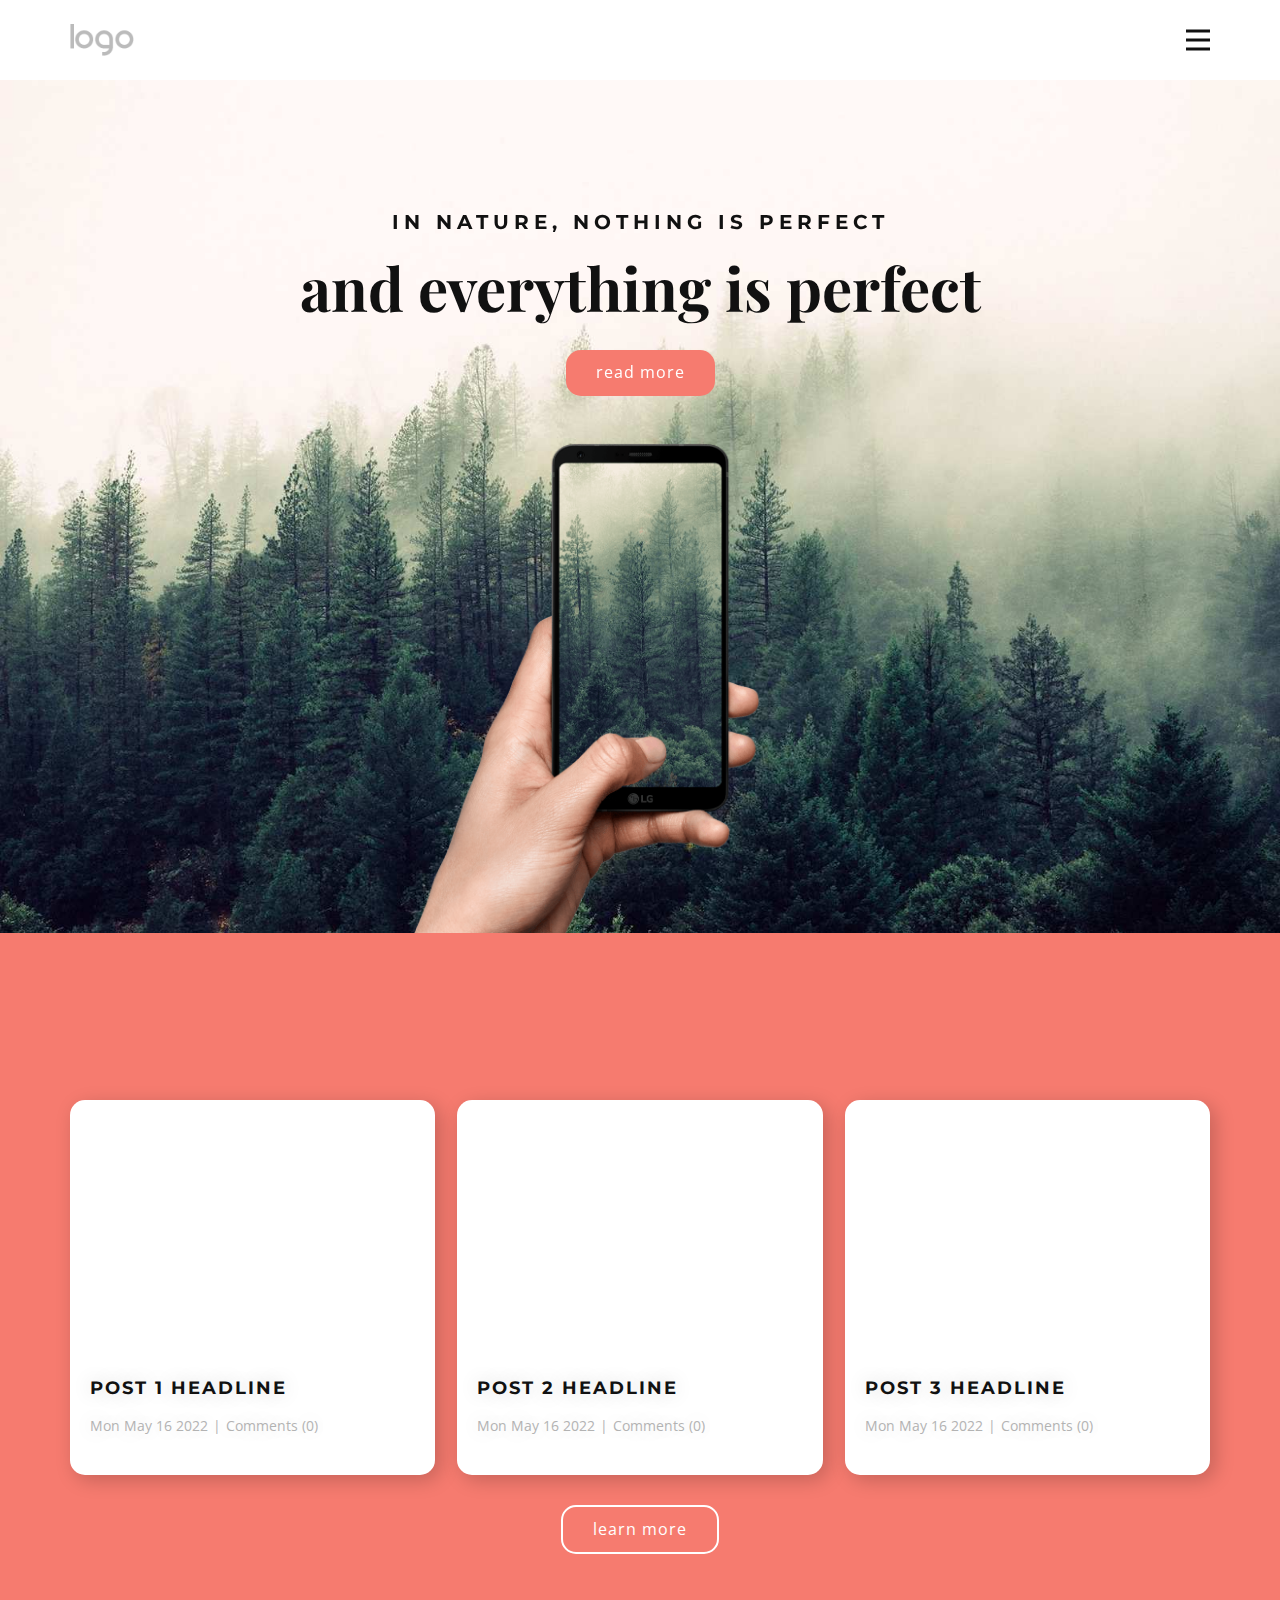
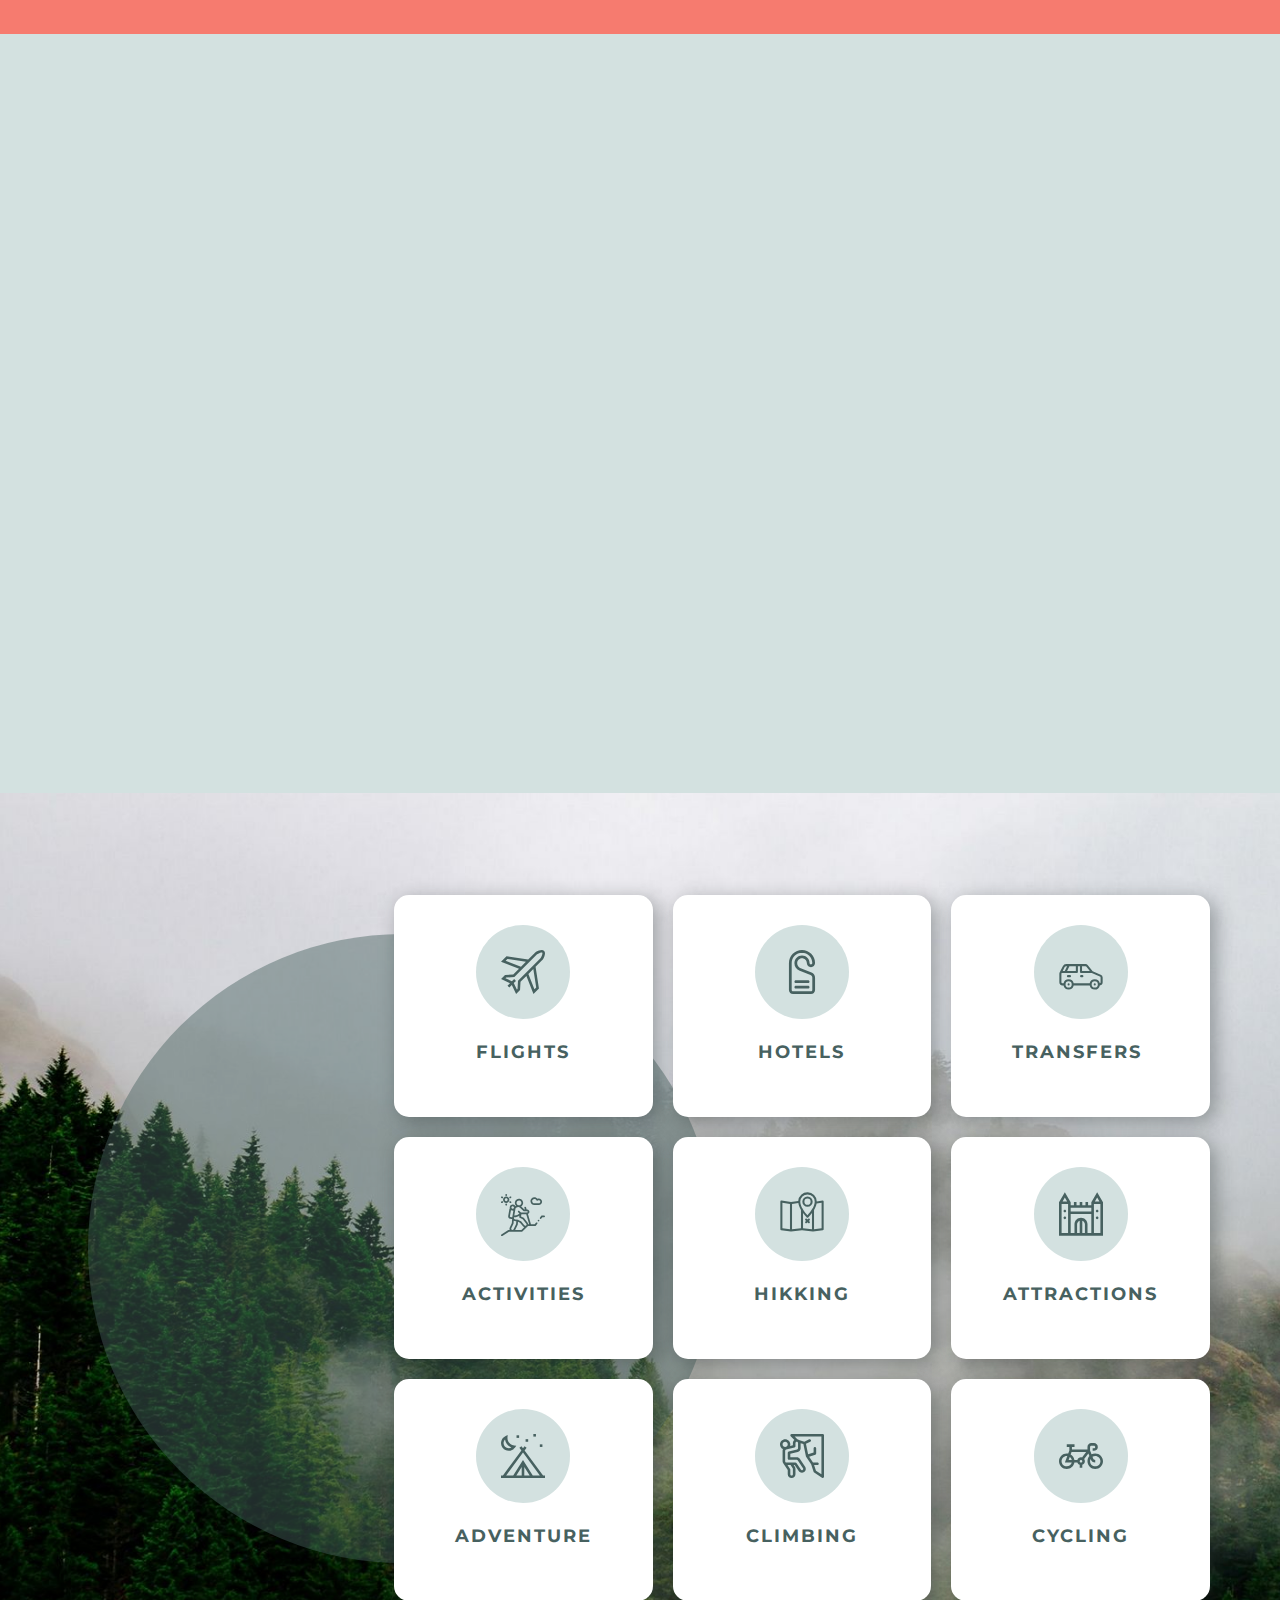
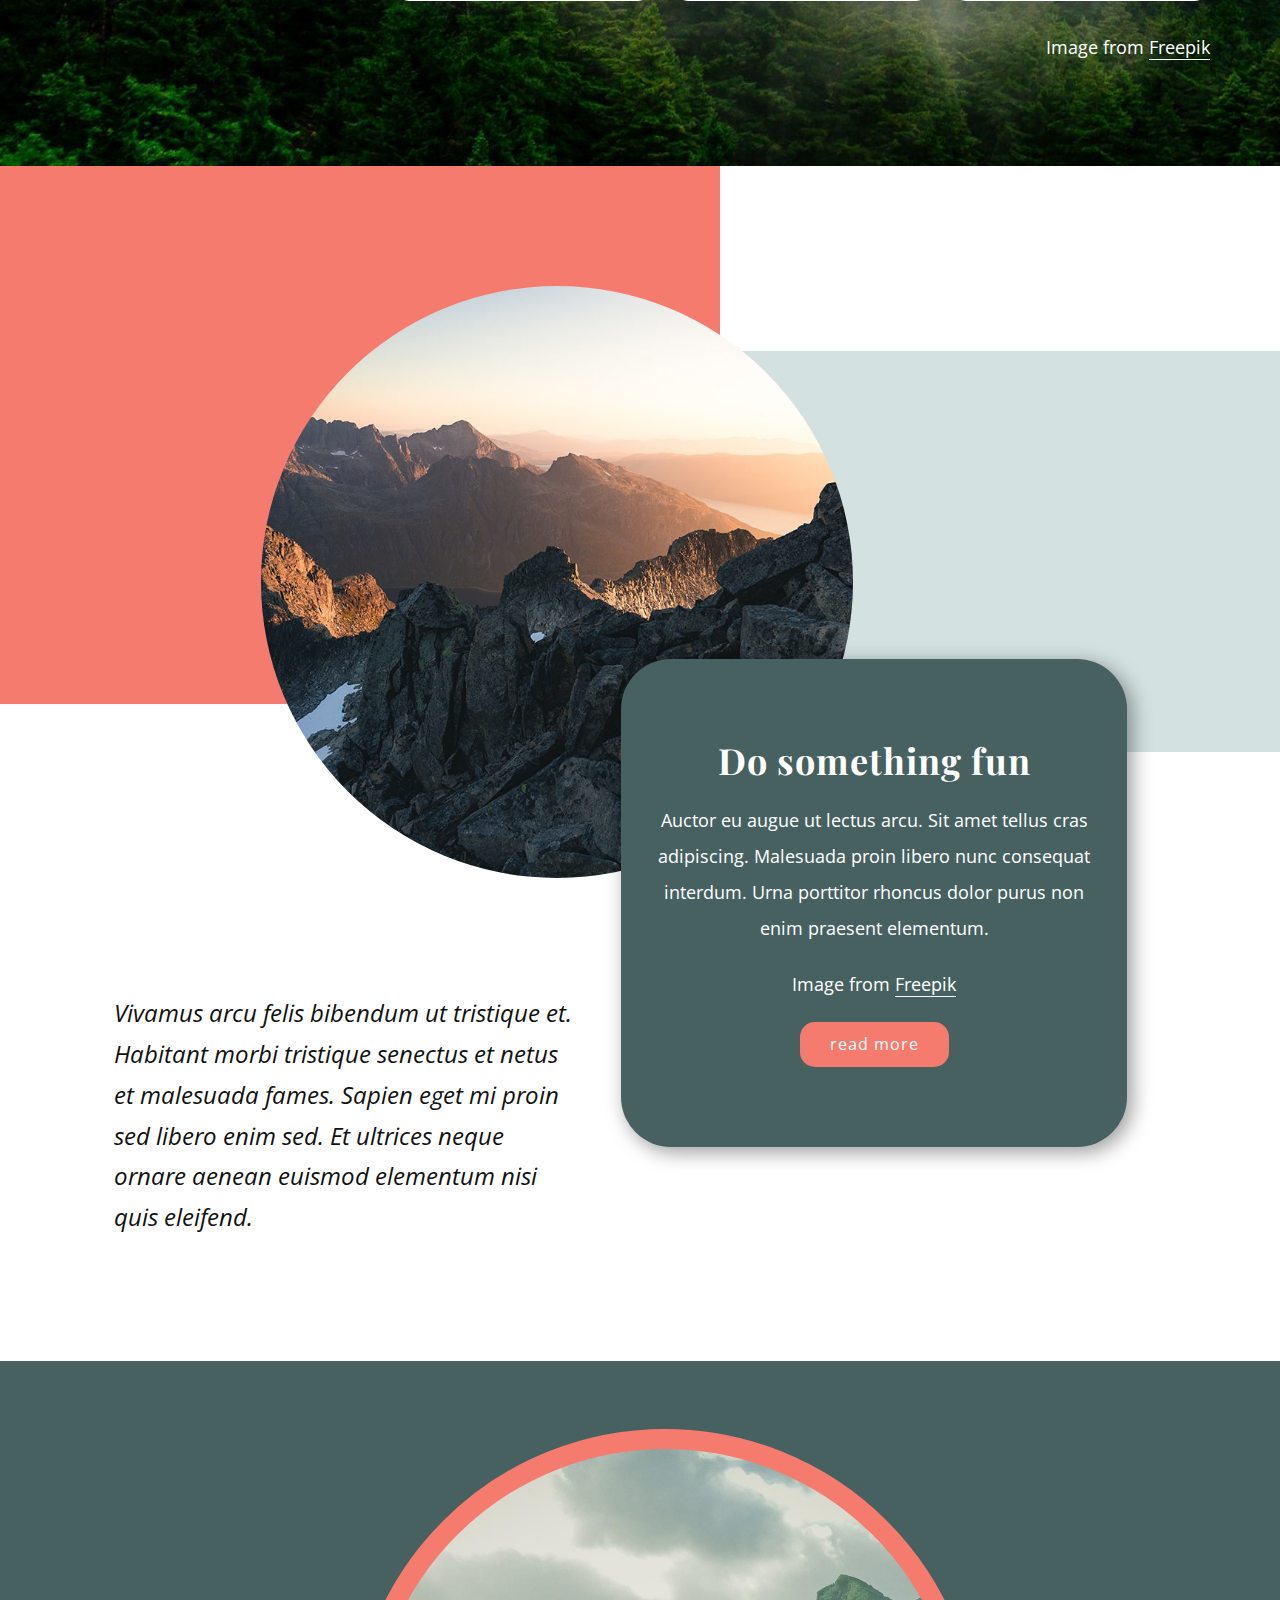
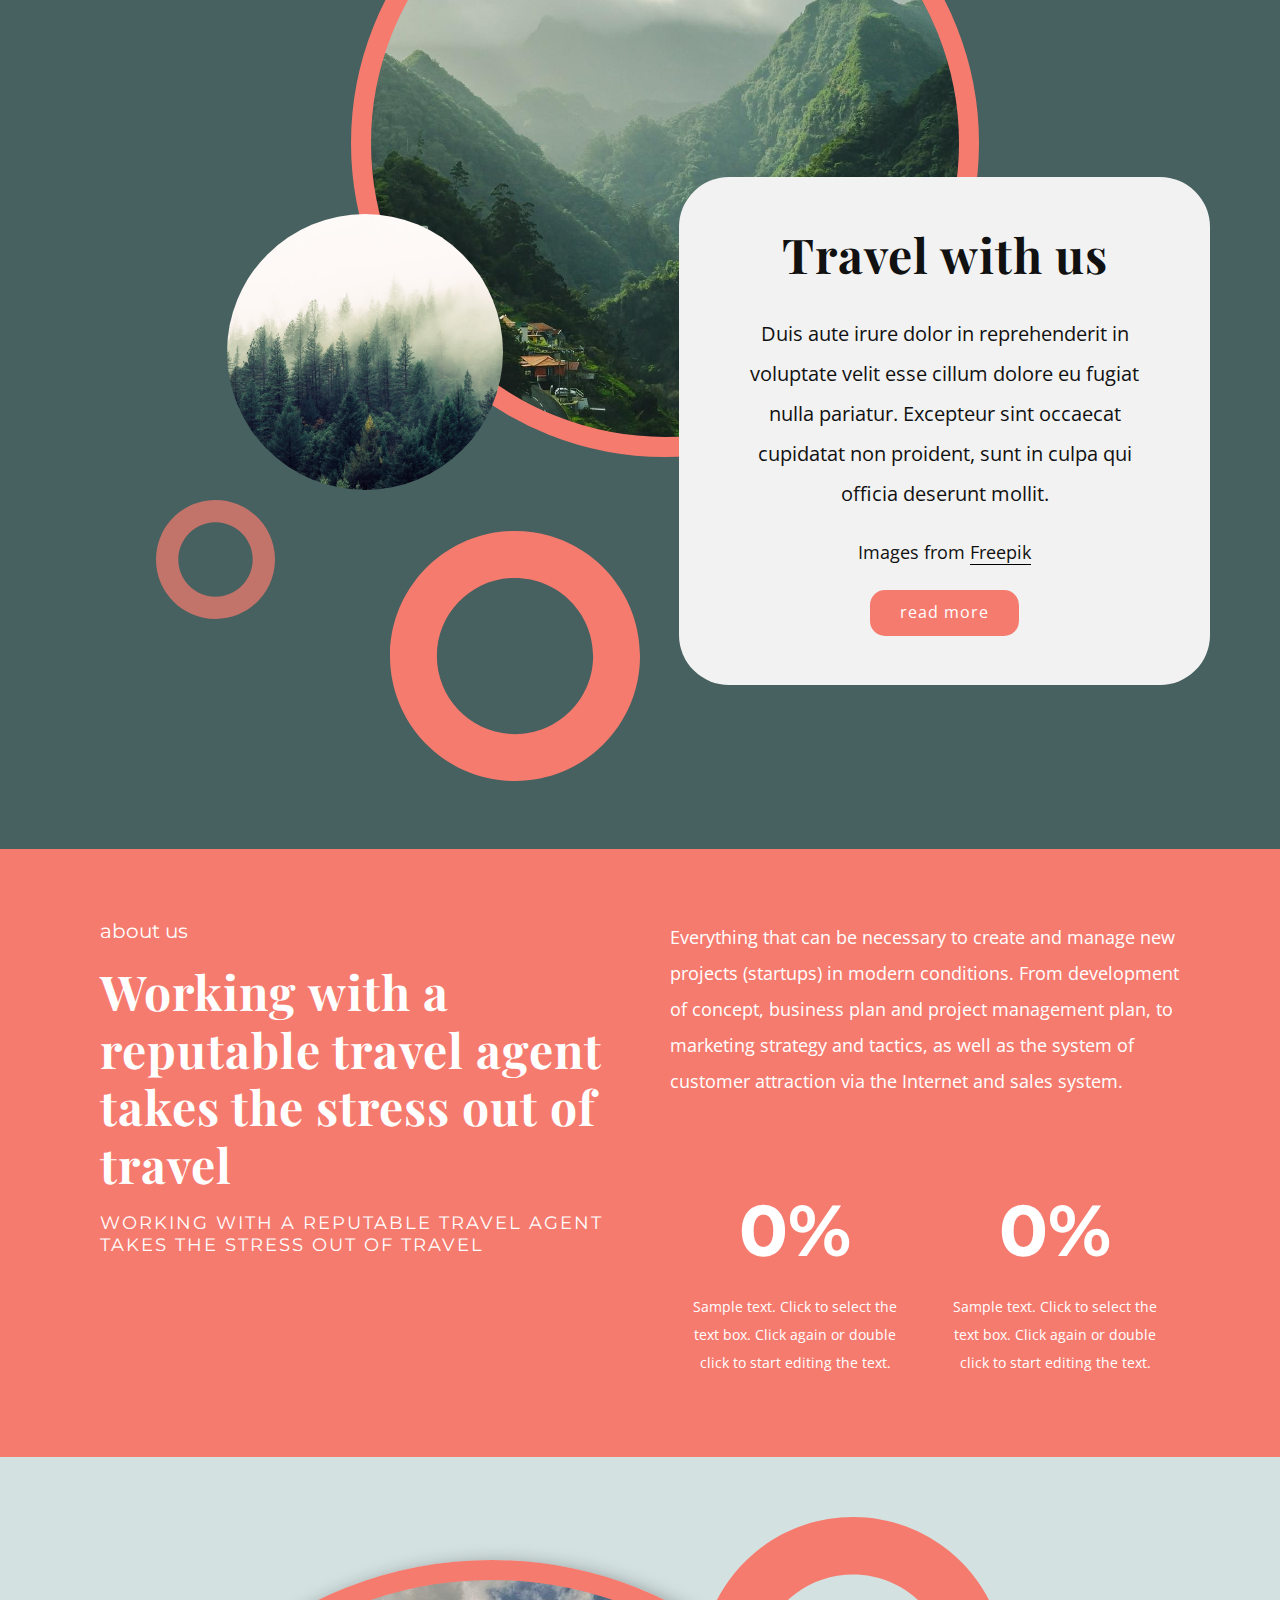
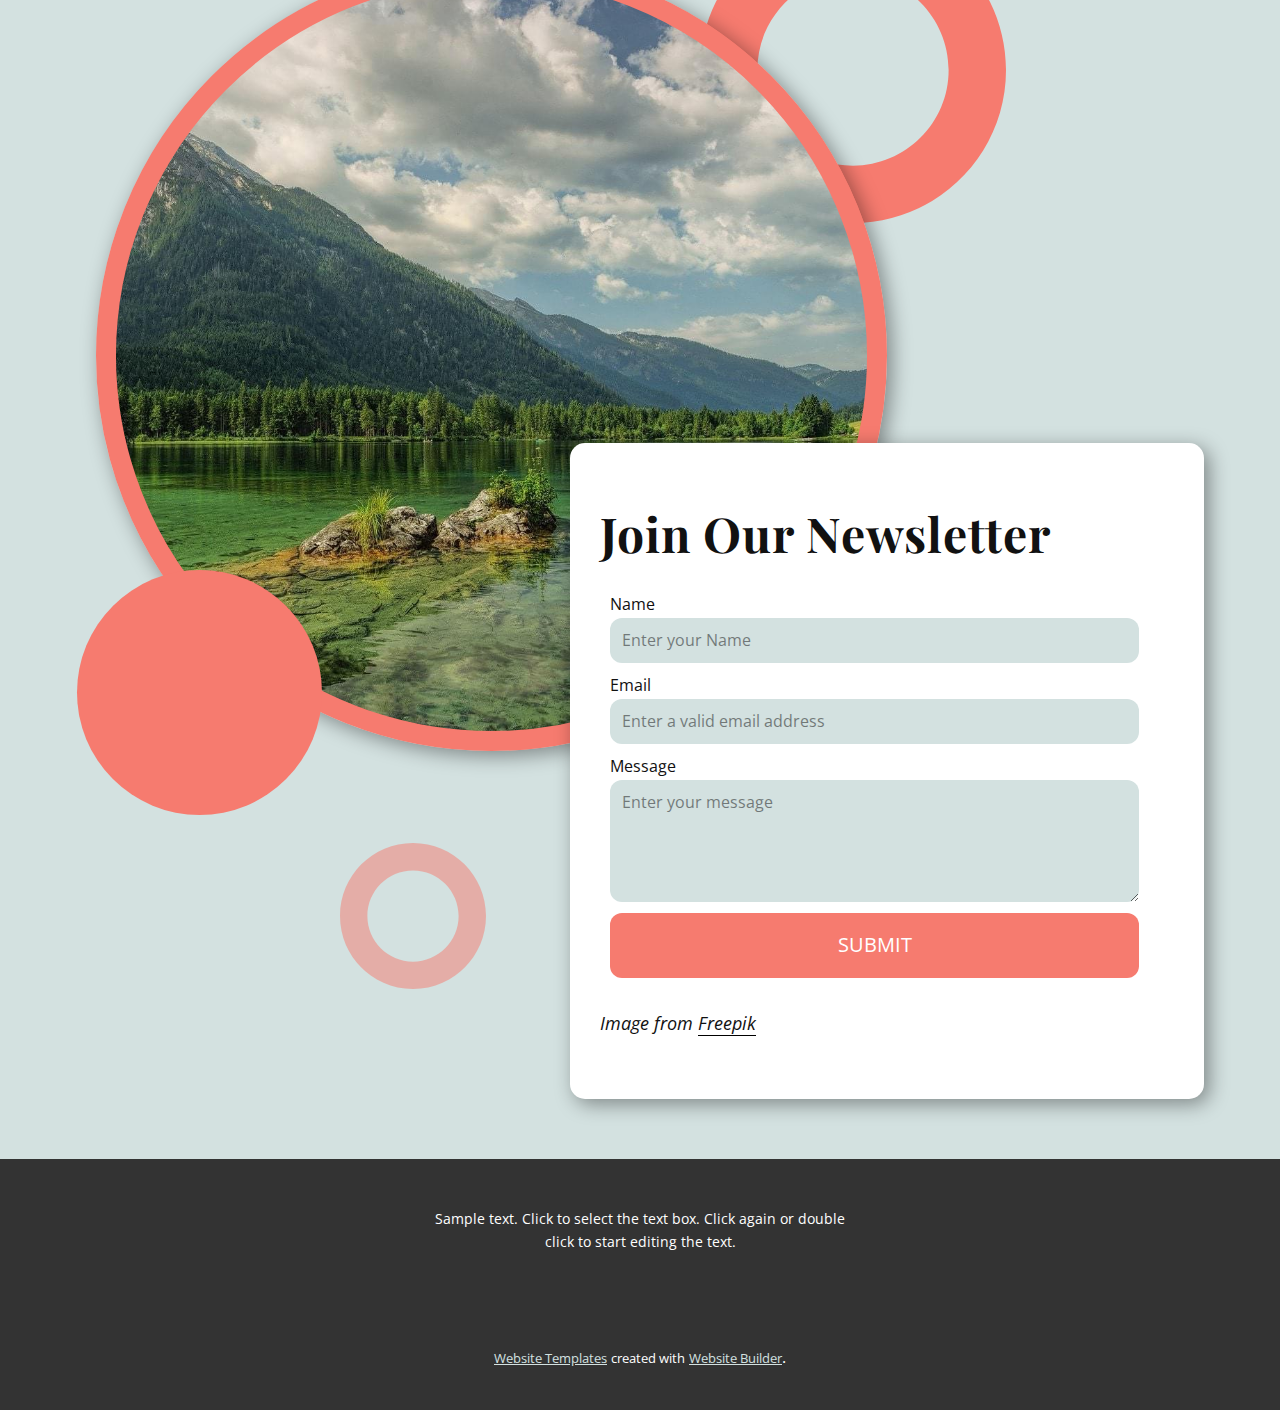
<file: Casa.html>
<!DOCTYPE html>
<html style="font-size: 16px;">
  <head>
    <meta name="viewport" content="width=device-width, initial-scale=1.0">
    <meta charset="utf-8">
    <meta name="keywords" content="​and everything is perfect, Latest news, ​Travel with​ us, Do something fun, ​Travel with​ us, ​Working with a reputable travel agent takes the stress out of travel, ​Join Our Newsletter">
    <meta name="description" content="">
    <meta name="page_type" content="np-template-header-footer-from-plugin">
    <title>Casa</title>
    <link rel="stylesheet" href="nicepage.css" media="screen">
<link rel="stylesheet" href="Casa.css" media="screen">
    <script class="u-script" type="text/javascript" src="jquery.js" defer=""></script>
    <script class="u-script" type="text/javascript" src="nicepage.js" defer=""></script>
    <meta name="generator" content="Nicepage 4.10.5, nicepage.com">
    <link id="u-theme-google-font" rel="stylesheet" href="https://fonts.googleapis.com/css?family=Playfair+Display:400,400i,500,500i,600,600i,700,700i,800,800i,900,900i|Open+Sans:300,300i,400,400i,500,500i,600,600i,700,700i,800,800i">
    <link id="u-page-google-font" rel="stylesheet" href="https://fonts.googleapis.com/css?family=Montserrat:100,100i,200,200i,300,300i,400,400i,500,500i,600,600i,700,700i,800,800i,900,900i|Playfair+Display:400,400i,500,500i,600,600i,700,700i,800,800i,900,900i|Playfair+Display:400,400i,500,500i,600,600i,700,700i,800,800i,900,900i">
    
    
    
    
    
    
    
    
    
    <script type="application/ld+json">{
		"@context": "http://schema.org",
		"@type": "Organization",
		"name": "",
		"logo": "images/default-logo.png"
}</script>
    <meta name="theme-color" content="#476160">
    <meta property="og:title" content="Casa">
    <meta property="og:type" content="website">
  </head>
  <body class="u-body u-xl-mode"><header class="u-clearfix u-header u-header" id="sec-a7b1"><div class="u-clearfix u-sheet u-valign-middle u-sheet-1">
        <a href="https://nicepage.com" class="u-image u-logo u-image-1">
          <img src="images/default-logo.png" class="u-logo-image u-logo-image-1">
        </a>
        <nav class="u-menu u-menu-dropdown u-offcanvas u-menu-1" data-responsive-from="XL">
          <div class="menu-collapse" style="font-size: 1rem; letter-spacing: 0px;" wfd-invisible="true">
            <a class="u-button-style u-custom-left-right-menu-spacing u-custom-padding-bottom u-custom-top-bottom-menu-spacing u-nav-link u-text-active-palette-1-base u-text-hover-palette-2-base" href="#">
              <svg class="u-svg-link" viewBox="0 0 24 24"><use xmlns:xlink="http://www.w3.org/1999/xlink" xlink:href="#menu-hamburger"></use></svg>
              <svg class="u-svg-content" version="1.1" id="menu-hamburger" viewBox="0 0 16 16" x="0px" y="0px" xmlns:xlink="http://www.w3.org/1999/xlink" xmlns="http://www.w3.org/2000/svg"><g><rect y="1" width="16" height="2"></rect><rect y="7" width="16" height="2"></rect><rect y="13" width="16" height="2"></rect>
</g></svg>
            </a>
          </div>
          <div class="u-nav-container">
            <ul class="u-nav u-unstyled u-nav-1"><li class="u-nav-item"><a class="u-button-style u-nav-link u-text-active-palette-1-base u-text-hover-palette-2-base" href="Casa.html" style="padding: 10px 20px;">Casa</a>
</li><li class="u-nav-item"><a class="u-button-style u-nav-link u-text-active-palette-1-base u-text-hover-palette-2-base" href="About.html" style="padding: 10px 20px;">About</a>
</li><li class="u-nav-item"><a class="u-button-style u-nav-link u-text-active-palette-1-base u-text-hover-palette-2-base" href="Contact.html" style="padding: 10px 20px;">Contact</a>
</li></ul>
          </div>
          <div class="u-nav-container-collapse" wfd-invisible="true">
            <div class="u-black u-container-style u-inner-container-layout u-opacity u-opacity-95 u-sidenav">
              <div class="u-inner-container-layout u-sidenav-overflow">
                <div class="u-menu-close"></div>
                <ul class="u-align-center u-nav u-popupmenu-items u-unstyled u-nav-2"><li class="u-nav-item"><a class="u-button-style u-nav-link" href="Casa.html" style="padding: 10px 20px;">Casa</a>
</li><li class="u-nav-item"><a class="u-button-style u-nav-link" href="About.html" style="padding: 10px 20px;">About</a>
</li><li class="u-nav-item"><a class="u-button-style u-nav-link" href="Contact.html" style="padding: 10px 20px;">Contact</a>
</li></ul>
              </div>
            </div>
            <div class="u-black u-menu-overlay u-opacity u-opacity-70" wfd-invisible="true"></div>
          </div>
        </nav>
      </div></header>
    <section class="u-align-center u-clearfix u-image u-section-1" id="carousel_bb64">
      <div class="u-clearfix u-sheet u-valign-bottom u-sheet-1">
        <h3 class="u-custom-font u-font-montserrat u-text u-text-default u-text-1" data-animation-name="customAnimationIn" data-animation-duration="1750" data-animation-delay="500"> In nature, nothing is perfect</h3>
        <h1 class="u-custom-font u-font-playfair-display u-text u-text-default u-title u-text-2" data-animation-name="customAnimationIn" data-animation-duration="1750" data-animation-delay="0"> and everything is perfect</h1>
        <a href="https://nicepage.com/es/plantillas-web" class="u-active-palette-4-light-1 u-border-none u-btn u-btn-round u-button-style u-hover-palette-4-light-1 u-palette-4-base u-radius-15 u-btn-1" data-animation-name="customAnimationIn" data-animation-duration="1750" data-animation-delay="500">read more</a>
        <img src="images/d-min.png" alt="" class="u-image u-image-contain u-image-default u-image-1" data-image-width="939" data-image-height="1012">
      </div>
    </section>
    <section class="u-align-center u-clearfix u-palette-4-base u-section-2" id="carousel_be38">
      <div class="u-clearfix u-sheet u-valign-middle u-sheet-1">
        <h2 class="u-text u-text-default u-text-1" data-animation-name="customAnimationIn" data-animation-duration="1750" data-animation-delay="500">Latest news</h2><!--blog--><!--blog_options_json--><!--{"type":"Recent","source":"","tags":"","count":""}--><!--/blog_options_json-->
        <div class="u-blog u-expanded-width u-blog-1">
          <div class="u-repeater u-repeater-1"><!--blog_post-->
            <div class="u-align-left u-blog-post u-container-style u-radius-15 u-repeater-item u-shape-round u-video-cover u-white u-repeater-item-1">
              <div class="u-container-layout u-similar-container u-valign-top-sm u-valign-top-xs u-container-layout-1"><!--blog_post_image-->
                <img alt="" class="u-blog-control u-expanded-width-xs u-image u-image-default u-image-1" src="images/1.jpeg" data-image-width="567" data-image-height="696" data-animation-name="customAnimationIn" data-animation-duration="1750" data-animation-delay="500"><!--/blog_post_image--><!--blog_post_header-->
                <h4 class="u-blog-control u-text u-text-body-color u-text-2">
                  <a class="u-post-header-link" href="#"><!--blog_post_header_content-->Post 1 Headline<!--/blog_post_header_content--></a>
                </h4><!--/blog_post_header--><!--blog_post_metadata-->
                <div class="u-blog-control u-metadata u-text-grey-30 u-metadata-1"><!--blog_post_metadata_date-->
                  <span class="u-meta-date u-meta-icon"><!--blog_post_metadata_date_content-->Mon May 16 2022<!--/blog_post_metadata_date_content--></span><!--/blog_post_metadata_date--><!--blog_post_metadata_comments-->
                  <span class="u-meta-comments u-meta-icon"><!--blog_post_metadata_comments_content-->Comments (0)<!--/blog_post_metadata_comments_content--></span><!--/blog_post_metadata_comments-->
                </div><!--/blog_post_metadata-->
              </div>
            </div><!--/blog_post--><!--blog_post-->
            <div class="u-align-left u-blog-post u-container-style u-radius-15 u-repeater-item u-shape-round u-video-cover u-white u-repeater-item-2">
              <div class="u-container-layout u-similar-container u-valign-top-sm u-valign-top-xs u-container-layout-2"><!--blog_post_image-->
                <img alt="" class="u-blog-control u-expanded-width-xs u-image u-image-default u-image-2" src="images/2.jpeg" data-image-width="567" data-image-height="696" data-animation-name="customAnimationIn" data-animation-duration="1750" data-animation-delay="500"><!--/blog_post_image--><!--blog_post_header-->
                <h4 class="u-blog-control u-text u-text-body-color u-text-3">
                  <a class="u-post-header-link" href="#"><!--blog_post_header_content-->Post 2 Headline<!--/blog_post_header_content--></a>
                </h4><!--/blog_post_header--><!--blog_post_metadata-->
                <div class="u-blog-control u-metadata u-text-grey-30 u-metadata-2"><!--blog_post_metadata_date-->
                  <span class="u-meta-date u-meta-icon"><!--blog_post_metadata_date_content-->Mon May 16 2022<!--/blog_post_metadata_date_content--></span><!--/blog_post_metadata_date--><!--blog_post_metadata_comments-->
                  <span class="u-meta-comments u-meta-icon"><!--blog_post_metadata_comments_content-->Comments (0)<!--/blog_post_metadata_comments_content--></span><!--/blog_post_metadata_comments-->
                </div><!--/blog_post_metadata-->
              </div>
            </div><!--/blog_post--><!--blog_post-->
            <div class="u-align-left u-blog-post u-container-style u-radius-15 u-repeater-item u-shape-round u-video-cover u-white u-repeater-item-3">
              <div class="u-container-layout u-similar-container u-valign-top-sm u-valign-top-xs u-container-layout-3"><!--blog_post_image-->
                <img alt="" class="u-blog-control u-expanded-width-xs u-image u-image-default u-image-3" src="images/3.jpeg" data-animation-name="customAnimationIn" data-animation-duration="1750" data-animation-delay="500"><!--/blog_post_image--><!--blog_post_header-->
                <h4 class="u-blog-control u-text u-text-body-color u-text-4">
                  <a class="u-post-header-link" href="#"><!--blog_post_header_content-->Post 3 Headline<!--/blog_post_header_content--></a>
                </h4><!--/blog_post_header--><!--blog_post_metadata-->
                <div class="u-blog-control u-metadata u-text-grey-30 u-metadata-3"><!--blog_post_metadata_date-->
                  <span class="u-meta-date u-meta-icon"><!--blog_post_metadata_date_content-->Mon May 16 2022<!--/blog_post_metadata_date_content--></span><!--/blog_post_metadata_date--><!--blog_post_metadata_comments-->
                  <span class="u-meta-comments u-meta-icon"><!--blog_post_metadata_comments_content-->Comments (0)<!--/blog_post_metadata_comments_content--></span><!--/blog_post_metadata_comments-->
                </div><!--/blog_post_metadata-->
              </div>
            </div><!--/blog_post-->
          </div>
        </div><!--/blog-->
        <a href="https://nicepage.me" class="u-active-white u-border-2 u-border-active-white u-border-hover-white u-border-white u-btn u-btn-round u-button-style u-hover-white u-none u-radius-15 u-text-active-palette-4-base u-text-body-alt-color u-text-hover-palette-4-base u-btn-1">learn more</a>
      </div>
    </section>
    <section class="u-clearfix u-palette-1-light-2 u-section-3" id="carousel_168a">
      <div class="u-clearfix u-sheet u-valign-middle u-sheet-1">
        <div class="u-align-left u-container-style u-group u-radius-50 u-shape-round u-white u-group-1" data-animation-name="customAnimationIn" data-animation-duration="1750" data-animation-delay="500">
          <div class="u-container-layout u-valign-middle u-container-layout-1">
            <h2 class="u-text u-text-default u-text-1"> Travel with<span style="font-size: 1.875rem;"></span> us
            </h2>
            <p class="u-text u-text-default u-text-2"> Duis aute irure dolor in reprehenderit in voluptate velit esse cillum dolore eu fugiat nulla pariatur. Excepteur sint occaecat cupidatat non proident, sunt in culpa qui officia deserunt mollit anim id est laborum.</p>
            <a href="https://nicepage.studio" class="u-active-palette-4-light-1 u-btn u-btn-round u-button-style u-hover-palette-4-light-1 u-palette-4-base u-radius-15 u-btn-1">learn more</a>
          </div>
        </div>
        <div alt="" class="u-image u-image-circle u-image-1" data-image-width="1470" data-image-height="980" data-animation-name="customAnimationIn" data-animation-duration="1750" data-animation-delay="500"></div>
        <div class="u-palette-4-base u-shape u-shape-circle u-shape-1" data-animation-name="fadeIn" data-animation-duration="1000" data-animation-direction="Left"></div>
      </div>
    </section>
    <section class="u-clearfix u-image u-section-4" id="carousel_adab" data-image-width="1980" data-image-height="1320">
      <div class="u-clearfix u-sheet u-valign-middle-md u-valign-middle-sm u-valign-middle-xl u-sheet-1">
        <div class="u-opacity u-opacity-45 u-palette-1-base u-shape u-shape-circle u-shape-1"></div>
        <div class="u-list u-list-1">
          <div class="u-repeater u-repeater-1">
            <div class="u-align-center u-container-style u-list-item u-radius-15 u-repeater-item u-shape-round u-video-cover u-white u-list-item-1">
              <div class="u-container-layout u-similar-container u-valign-top u-container-layout-1"><span class="u-icon u-icon-circle u-palette-1-light-2 u-text-palette-1-base u-icon-1"><svg class="u-svg-link" preserveAspectRatio="xMidYMin slice" viewBox="0 0 512 512" style=""><use xmlns:xlink="http://www.w3.org/1999/xlink" xlink:href="#svg-d9e1"></use></svg><svg class="u-svg-content" viewBox="0 0 512 512" x="0px" y="0px" id="svg-d9e1" style="enable-background:new 0 0 512 512;"><g><g><path d="M501.905,10.593C489.743-1.57,468.721-2.766,441.099,7.133c-18.995,6.81-38.919,18.222-48.451,27.754l-76.55,76.55    L64.116,71.859L0,135.975l209.501,82.059l-67.266,67.266l-95.472,5.591L0.984,336.67l103.609,49.994L75.567,415.69l21.24,21.24    l28.987-28.987l50.043,103.56l45.768-45.769l5.592-95.472l68.395-68.395l82.043,209.459l64.115-64.116l-39.57-251.933    l75.43-75.431c9.532-9.531,20.945-29.455,27.755-48.451C515.264,43.781,514.068,22.754,501.905,10.593z M53.706,124.751    l20.846-20.846l215.268,33.811l-57.136,57.136L53.706,124.751z M409.705,436.776l-20.845,20.846l-70.087-178.935l57.128-57.128    L409.705,436.776z M477.088,61.262c-5.739,16.012-15.224,31.853-20.718,37.347L197.88,357.101l-5.592,95.472l-7.797,7.797    l-36.202-74.918l26.113-26.113l-21.24-21.24l-26.07,26.068L52.137,328l7.788-7.788l95.472-5.591L413.888,56.128    c5.495-5.495,21.336-14.977,37.348-20.718c18.176-6.516,27.82-5.186,29.429-3.577C482.272,33.441,483.604,43.083,477.088,61.262z"></path>
</g>
</g></svg></span>
                <h4 class="u-text u-text-1">Flights</h4>
              </div>
            </div>
            <div class="u-align-center u-container-style u-list-item u-radius-15 u-repeater-item u-shape-round u-video-cover u-white u-list-item-2">
              <div class="u-container-layout u-similar-container u-valign-top u-container-layout-2"><span class="u-icon u-icon-circle u-palette-1-light-2 u-text-palette-1-base u-icon-2"><svg class="u-svg-link" preserveAspectRatio="xMidYMin slice" viewBox="0 0 512.034 512.034" style=""><use xmlns:xlink="http://www.w3.org/1999/xlink" xlink:href="#svg-43ca"></use></svg><svg class="u-svg-content" viewBox="0 0 512.034 512.034" id="svg-43ca"><g><path d="m360.017 512.034h-208c-26.467 0-48-21.533-48-48v-312c0-40.605 15.81-78.777 44.517-107.484 59.395-59.396 155.563-59.405 214.967 0 28.407 28.407 44.215 66.172 44.512 106.339.199 26.869-21.144 48.915-47.575 49.142-26.798.172-48.42-21.36-48.42-47.998 0-31.252-25.551-56.22-56.194-56-45.531.161-72.238 52.974-44.564 93.296 7.356 10.705 17.652 18.83 29.77 23.489l125.962 48.452c24.539 9.437 41.026 33.441 41.026 59.733v143.03c-.001 26.468-21.534 48.001-48.001 48.001zm-104-480c-66.329 0-120 53.66-120 120v312c0 8.822 7.178 16 16 16h208c8.822 0 16-7.178 16-16v-143.03c0-13.146-8.244-25.147-20.513-29.866l-125.961-48.45c-38.879-14.948-62.414-52.704-61.513-90.975.733-48.068 39.455-87.506 87.681-87.678 48.814-.227 88.307 39.408 88.307 88 0 8.999 7.383 16.11 16.145 15.999 8.66-.074 15.919-7.817 15.852-16.907-.487-65.765-53.83-119.093-119.998-119.093z"></path><path d="m327.017 384.034h-143c-8.836 0-16-7.164-16-16s7.164-16 16-16h143c8.836 0 16 7.164 16 16s-7.163 16-16 16z"></path><path d="m327.017 448.034h-143c-8.836 0-16-7.164-16-16s7.164-16 16-16h143c8.836 0 16 7.164 16 16s-7.163 16-16 16z"></path>
</g></svg></span>
                <h4 class="u-text u-text-2">Hotels</h4>
              </div>
            </div>
            <div class="u-align-center u-container-style u-list-item u-radius-15 u-repeater-item u-shape-round u-video-cover u-white u-list-item-3">
              <div class="u-container-layout u-similar-container u-valign-top u-container-layout-3"><span class="u-icon u-icon-circle u-palette-1-light-2 u-text-palette-1-base u-icon-3"><svg class="u-svg-link" preserveAspectRatio="xMidYMin slice" viewBox="0 0 512 512" style=""><use xmlns:xlink="http://www.w3.org/1999/xlink" xlink:href="#svg-63c2"></use></svg><svg class="u-svg-content" viewBox="0 0 512 512" id="svg-63c2"><g id="_02-car"><g id="linear_color"><path d="M484.973,287.049l-93.5-40.877L335.52,177.311A35.824,35.824,0,0,0,307.58,164H83.78a43.76,43.76,0,0,0-39.353,24.323L8.642,259.884A44.279,44.279,0,0,0,4,279.55V376a36.04,36.04,0,0,0,36,36H53.207a60.006,60.006,0,0,0,117.586,0H357.208a60,60,0,0,0,117.606-.12A36.041,36.041,0,0,0,508,376V320.63A36.168,36.168,0,0,0,484.973,287.049ZM316.887,192.438,358.786,244H268V188h39.58A11.927,11.927,0,0,1,316.887,192.438ZM196,188v56H94.08l26.909-56ZM65.893,199.057A19.891,19.891,0,0,1,83.78,188H94.362L67.453,244H43.418ZM112,436a36,36,0,1,1,36-36A36.04,36.04,0,0,1,112,436Zm304,0a36,36,0,1,1,36-36A36.04,36.04,0,0,1,416,436Zm68-60a12.013,12.013,0,0,1-9.278,11.677A60,60,0,0,0,357.208,388H170.793a60.006,60.006,0,0,0-117.586,0H40a12.013,12.013,0,0,1-12-12V279.55a20.147,20.147,0,0,1,2.113-8.943l1.3-2.607H208a12,12,0,0,0,12-12V188h24v68a12,12,0,0,0,12,12H381.491l94.132,41.155q.294.129.594.241A12.053,12.053,0,0,1,484,320.63Z"></path><circle cx="112" cy="400" r="12"></circle><circle cx="416" cy="400" r="12"></circle><path d="M272,292H257a12,12,0,0,0,0,24h15a12,12,0,0,0,0-24Z"></path><path d="M128,292H104a12,12,0,0,0,0,24h24a12,12,0,0,0,0-24Z"></path>
</g>
</g></svg></span>
                <h4 class="u-text u-text-3">Transfers&nbsp;<br>
                </h4>
              </div>
            </div>
            <div class="u-align-center u-container-style u-list-item u-radius-15 u-repeater-item u-shape-round u-video-cover u-white u-list-item-4">
              <div class="u-container-layout u-similar-container u-valign-top u-container-layout-4"><span class="u-icon u-icon-circle u-palette-1-light-2 u-text-palette-1-base u-icon-4"><svg class="u-svg-link" preserveAspectRatio="xMidYMin slice" viewBox="0 -11 512.00039 512" style=""><use xmlns:xlink="http://www.w3.org/1999/xlink" xlink:href="#svg-c652"></use></svg><svg class="u-svg-content" viewBox="0 -11 512.00039 512" id="svg-c652"><path d="m502 251.8125h-25.222656c-3.082032 0-5.992188 1.421875-7.886719 3.851562l-15.210937 19.503907c-3.398438 4.355469-2.621094 10.636719 1.734374 14.035156 1.828126 1.425781 3.992188 2.113281 6.144532 2.113281 2.976562 0 5.917968-1.320312 7.890625-3.847656l12.210937-15.652344h20.339844c5.523438 0 10-4.476562 10-10 0-5.523437-4.476562-10.003906-10-10.003906zm0 0"></path><path d="m420.53125 333.921875c-4.355469-3.394531-10.636719-2.621094-14.035156 1.734375l-14.0625 18.03125h-43.78125l-34.96875-119.8125c10.195312-3.878906 17.457031-13.75 17.457031-25.289062 0-14.914063-12.132813-27.050782-27.050781-27.050782h-5.683594l-7.246094-24.832031c-1.550781-5.300781-7.105468-8.34375-12.402344-6.796875-5.300781 1.546875-8.34375 7.097656-6.796874 12.398438l5.613281 19.230468h-5.332031l-37.152344-35.457031c.789062-.496094 1.574218-1.007813 2.339844-1.550781 10.574218-7.484375 17.597656-18.636719 19.777343-31.40625 2.183594-12.765625-.738281-25.617188-8.222656-36.1875-7.484375-10.574219-18.636719-17.59375-31.40625-19.777344-26.355469-4.507812-51.460937 13.273438-55.964844 39.628906-2.71875 15.898438 2.683594 31.339844 13.179688 42.082032-2.785157 1.308593-5.402344 2.832031-7.835938 4.550781-4.6875-9.796875-13.753906-17.273438-25.054687-19.300781-8.984375-1.609376-18.050782.40625-25.535156 5.683593-7.648438 5.394531-12.722657 13.511719-14.277344 22.855469-1 5.996094-.425782 11.910156 1.417968 17.300781-.488281.234375-.960937.496094-1.40625.808594-2.179687 1.523437-3.664062 3.855469-4.121093 6.480469l-14.050781 80.671875c-2.527344 14.53125 6.828124 28.402343 20.855468 30.914062l16.839844 3.019531c1.519531.273438 3.027344.40625 4.519531.40625 1.121094 0 2.222657-.097656 3.3125-.242187l-3.117187 47.859375-24.269532 50.058594c-2.300781 4.753906-3.46875 9.835937-3.46875 15.097656 0 5.128906 1.171876 10.109375 3.28125 14.625h-11.609374c-1.90625 0-3.773438.546875-5.378907 1.570312l-80.269531 51.1875c-4.65625 2.96875-6.023438 9.152344-3.054688 13.808594 1.90625 2.988282 5.140626 4.625 8.441407 4.625 1.839843 0 3.699219-.507812 5.367187-1.570312l77.808594-49.621094h38.078125c.652344.039062 1.300781.058594 1.949219.058594.539062 0 1.074218-.03125 1.609375-.058594h106.625c2.5625 0 5.027343-.984375 6.886719-2.75l66.535156-63.214844h26.21875.058594.035156 56.132812c3.078125 0 5.988282-1.421875 7.882813-3.851562l17.066406-21.878906c3.398437-4.359376 2.621094-10.640626-1.734375-14.039063zm-250.183594-36.785156c-3.871094-.664063-8.15625-.949219-11.675781-2.800781-6.222656-3.277344-9.378906-10.222657-8.226563-17.0625.320313-1.894532.648438-3.792969.972657-5.6875 29.007812-1.347657 49.246093-9.503907 62.804687-18.207032l-2.34375 13.71875c-.75 4.394532 1.5 8.757813 5.515625 10.695313l35.597657 17.152343 41.363281 52.214844c5.023437 6.34375 3.953125 15.589844-2.390625 20.613282-6.339844 5.023437-15.585938 3.949218-20.609375-2.390626l-35.75-45.125c-.9375-1.1875-2.136719-2.144531-3.496094-2.800781l-30.128906-14.519531c-.84375-.40625-1.738281-.691406-2.65625-.847656zm139.683594 37.605469-42.796875-54.027344c-.703125-.882813-1.542969-1.632813-2.480469-2.226563-.328125-.207031-.675781-.402343-1.035156-.574219l-30.855469-14.871093 4.683594-27.40625h55.816406l34.453125 118.050781h-10.398437c-.488281-6.6875-2.914063-13.304688-7.386719-18.945312zm-41.792969-133.207032h22.605469c.019531 0 .039062.003906.058594.003906.011718 0 .023437-.003906.035156-.003906h13.152344c3.890625 0 7.050781 3.164063 7.050781 7.050782 0 3.886718-3.160156 7.050781-7.050781 7.050781h-3.039063c-.011719 0-.023437 0-.03125 0h-68.195312l-20.21875-17.425781c-4.1875-3.601563-10.5-3.132813-14.105469 1.050781-3.605469 4.183593-3.136719 10.496093 1.046875 14.101562l15.816406 13.628907c-7.914062 8.21875-25.972656 21.757812-60.484375 24.351562l3.675782-21.503906 6.945312-40.617188c.003906-.027344.003906-.054687.007812-.082031l2.058594-12.046875c1.996094-11.667969 11.949219-23.921875 33.859375-23.921875.503907 0 1.011719.007813 1.53125.019531.082031.003906.167969.003906.25.003906 6.859375 0 13.023438 2.367188 17.347657 6.660157.128906.128906.261718.253906.394531.375l40.382812 38.539062c1.863281 1.777344 4.335938 2.765625 6.90625 2.765625zm-86.910156-101.382812c2.371094-13.867188 14.445313-23.691406 28.066406-23.691406 1.589844 0 3.199219.132812 4.816407.410156 7.5 1.28125 14.050781 5.40625 18.449218 11.617187 4.398438 6.210938 6.117188 13.765625 4.832032 21.265625-2.367188 13.867188-14.445313 23.695313-28.066407 23.691406-1.589843 0-3.199219-.132812-4.816406-.410156-15.484375-2.644531-25.929687-17.398437-23.28125-32.882812zm-59.511719 55.792968c.671875-4.03125 2.828125-7.511718 6.074219-9.800781 2.390625-1.683593 5.167969-2.5625 8.011719-2.5625.820312 0 1.644531.074219 2.46875.222657 7.914062 1.417968 13.234375 9.265624 11.863281 17.488281-.671875 4.03125-2.832031 7.511719-6.078125 9.800781-3.078125 2.171875-6.796875 3-10.476562 2.34375-7.914063-1.421875-13.238282-9.269531-11.863282-17.492188zm3.339844 116.222657-16.839844-3.023438c-3.230468-.578125-5.332031-4.078125-4.683594-7.800781l12.324219-70.765625 28.152344 5.050781-4.746094 27.773438-7.5625 44.21875c-.992187 3.070312-3.84375 5.046875-6.644531 4.546875zm1.714844 146.082031c-5.101563-2.472656-8.269532-7.539062-8.269532-13.222656 0-2.21875.496094-4.367188 1.46875-6.375l25.117188-51.8125c.566406-1.160156.898438-2.421875.980469-3.710938l2.066406-31.691406c7.539063 4.320312 16.527344 5.03125 24.957031 6.476562 1.585938.269532 3.171875.542969 4.757813.8125l-2.25 32.429688-29.226563 60.292969c-2.355468 4.855469-7.058594 7.816406-12.089844 8.207031h-2.269531c-1.773437-.140625-3.546875-.585938-5.242187-1.40625zm110.582031 1.40625h-72.734375l29.820312-61.515625c.207032-.425781.378907-.859375.523438-1.304687.242188-.753907.398438-1.550782.457031-2.375l2.175781-31.386719 23.660157 11.402343 34.324219 43.324219c3.945312 4.980469 8.996093 8.578125 14.527343 10.734375zm0 0"></path><path d="m388.351562 129.78125h51.164063c21.171875 0 38.398437-17.226562 38.398437-38.402344 0-21.171875-17.226562-38.398437-38.398437-38.398437-5.113281 0-10.144531 1.023437-14.804687 2.96875-8.554688-11.125-21.910157-17.902344-36.359376-17.902344-25.292968 0-45.867187 20.574219-45.867187 45.867187 0 12.25 4.769531 23.769532 13.433594 32.433594 8.664062 8.664063 20.179687 13.433594 32.433593 13.433594zm0-71.734375c10.304688 0 19.621094 6.109375 23.734376 15.570313 1.257812 2.894531 3.808593 5.027343 6.882812 5.75 3.070312.71875 6.304688-.050782 8.722656-2.082032 3.351563-2.816406 7.4375-4.304687 11.824219-4.304687 10.144531 0 18.398437 8.253906 18.398437 18.398437 0 10.148438-8.253906 18.402344-18.398437 18.402344h-51.164063c-6.910156 0-13.40625-2.691406-18.292968-7.578125-4.886719-4.882813-7.574219-11.378906-7.574219-18.289063 0-14.265624 11.605469-25.867187 25.867187-25.867187zm0 0"></path><path d="m60.460938 104.5625c20.136718 0 36.519531-16.382812 36.519531-36.519531s-16.382813-36.519531-36.519531-36.519531c-9.753907 0-18.925782 3.796874-25.820313 10.695312-6.898437 6.898438-10.699219 16.070312-10.699219 25.824219 0 20.136719 16.386719 36.519531 36.519532 36.519531zm-11.679688-48.199219c3.121094-3.121093 7.269531-4.839843 11.679688-4.839843 9.109374 0 16.519531 7.410156 16.519531 16.519531s-7.410157 16.519531-16.519531 16.519531c-9.105469 0-16.519532-7.410156-16.519532-16.519531 0-4.414063 1.71875-8.5625 4.839844-11.679688zm0 0"></path><path d="m5 47.792969 4.691406 2.707031c1.574219.910156 3.296875 1.34375 4.992188 1.34375 3.457031 0 6.816406-1.792969 8.667968-5.003906 2.761719-4.78125 1.125-10.898438-3.660156-13.660156l-4.691406-2.707032c-4.78125-2.761718-10.898438-1.125-13.660156 3.660156-2.757813 4.78125-1.121094 10.898438 3.660156 13.660157zm0 0"></path><path d="m115.921875 88.738281-4.691406-2.707031c-4.78125-2.761719-10.898438-1.125-13.660157 3.660156-2.761718 4.78125-1.121093 10.898438 3.660157 13.660156l4.691406 2.707032c1.574219.910156 3.292969 1.34375 4.992187 1.34375 3.453126 0 6.816407-1.792969 8.667969-5.003906 2.761719-4.78125 1.121094-10.898438-3.660156-13.660157zm0 0"></path><path d="m10.011719 107.402344c1.695312 0 3.417969-.433594 4.992187-1.34375l4.6875-2.707032c4.785156-2.761718 6.421875-8.875 3.660156-13.660156-2.761718-4.785156-8.875-6.421875-13.660156-3.660156l-4.691406 2.707031c-4.78125 2.761719-6.417969 8.878907-3.660156 13.660157 1.855468 3.210937 5.214844 5.003906 8.671875 5.003906zm0 0"></path><path d="m106.242188 51.84375c1.695312 0 3.414062-.433594 4.988281-1.339844l4.691406-2.710937c4.785156-2.761719 6.421875-8.875 3.660156-13.660157-2.761719-4.78125-8.878906-6.421874-13.660156-3.660156l-4.691406 2.707032c-4.78125 2.761718-6.421875 8.878906-3.660157 13.664062 1.855469 3.207031 5.214844 5 8.671876 5zm0 0"></path><path d="m60.460938 25.691406c5.523437 0 10-4.476562 10-10v-5.691406c0-5.523438-4.476563-10-10-10-5.523438 0-10 4.476562-10 10v5.691406c0 5.523438 4.476562 10 10 10zm0 0"></path><path d="m50.460938 121.324219v5.691406c0 5.523437 4.476562 10 10 10 5.523437 0 10-4.476563 10-10v-5.691406c0-5.523438-4.476563-10-10-10-5.523438 0-10 4.480469-10 10zm0 0"></path><path d="m446.25 306.859375c-1.613281-3.929687-5.714844-6.453125-9.949219-6.144531-4.15625.300781-7.746093 3.222656-8.894531 7.222656-1.152344 4.011719.394531 8.441406 3.78125 10.875 3.339844 2.394531 7.957031 2.460938 11.371094.1875 3.925781-2.605469 5.503906-7.792969 3.691406-12.140625zm0 0"></path></svg></span>
                <h4 class="u-text u-text-4">Activities</h4>
              </div>
            </div>
            <div class="u-align-center u-container-style u-list-item u-radius-15 u-repeater-item u-shape-round u-video-cover u-white u-list-item-5">
              <div class="u-container-layout u-similar-container u-valign-top u-container-layout-5"><span class="u-icon u-icon-circle u-palette-1-light-2 u-text-palette-1-base u-icon-5"><svg class="u-svg-link" preserveAspectRatio="xMidYMin slice" viewBox="0 0 512 512" style=""><use xmlns:xlink="http://www.w3.org/1999/xlink" xlink:href="#svg-c49a"></use></svg><svg class="u-svg-content" viewBox="0 0 512 512" id="svg-c49a"><g id="_07-map"><g id="filled_outline"><path d="M503.862,102.935a12,12,0,0,0-9.559-2.814L427.969,109.6a107.995,107.995,0,0,0-215.76-4.217l-84.1,10.513L17.7,100.121A12,12,0,0,0,4,112V432a12,12,0,0,0,10.3,11.879l112,16c.056.008.114.006.17.013a11.891,11.891,0,0,0,1.216.092c.084,0,.169.013.254.013l.057,0a12.055,12.055,0,0,0,1.392-.087c.032,0,.064,0,.1-.006L256,444.093l126.512,15.814c.033,0,.067,0,.1.007A12.227,12.227,0,0,0,384,460c.36,0,.719-.022,1.078-.054.111-.01.222-.023.333-.036.095-.011.191-.017.286-.031l112-16A12,12,0,0,0,508,432V112A12,12,0,0,0,503.862,102.935ZM320,28a84.1,84.1,0,0,1,84,84c0,28.359-13.428,59.43-30.052,87.027-.034.052-.064.108-.1.161-18.829,31.219-41.724,57.975-53.851,71.3-12.105-13.3-34.937-39.985-53.745-71.129-.072-.118-.139-.238-.215-.353C249.422,171.415,236,140.353,236,112A84.1,84.1,0,0,1,320,28Zm52,406.407-104-13V245.065a490.038,490.038,0,0,0,43.515,51.42,12,12,0,0,0,16.97,0A490.038,490.038,0,0,0,372,245.065ZM140,138.593l73.3-9.162c3.884,27.094,16.111,54.712,30.7,79.5v212.48l-104,13ZM28,125.836l88,12.572V434.164L28,421.592ZM484,421.592l-88,12.572V208.927c13.744-23.352,25.392-49.22,29.943-74.8l58.057-8.3Z"></path><path d="M320,319.029l-7.515-7.514a12,12,0,0,0-16.97,16.97L303.029,336l-7.514,7.515a12,12,0,1,0,16.97,16.97L320,352.971l7.515,7.514a12,12,0,0,0,16.97-16.97L336.971,336l7.514-7.515a12,12,0,0,0-16.97-16.97Z"></path><path d="M320,172a60,60,0,1,0-60-60A60.068,60.068,0,0,0,320,172Zm0-96a36,36,0,1,1-36,36A36.04,36.04,0,0,1,320,76Z"></path>
</g>
</g></svg></span>
                <h4 class="u-text u-text-5">hikking</h4>
              </div>
            </div>
            <div class="u-align-center u-container-style u-list-item u-radius-15 u-repeater-item u-shape-round u-video-cover u-white u-list-item-6">
              <div class="u-container-layout u-similar-container u-valign-top u-container-layout-6"><span class="u-icon u-icon-circle u-palette-1-light-2 u-text-palette-1-base u-icon-6"><svg class="u-svg-link" preserveAspectRatio="xMidYMin slice" viewBox="0 0 507.851 507.851" style=""><use xmlns:xlink="http://www.w3.org/1999/xlink" xlink:href="#svg-5ad9"></use></svg><svg class="u-svg-content" viewBox="0 0 507.851 507.851" id="svg-5ad9"><g id="XMLID_637_"><path id="XMLID_660_" d="m440.442 3.43-67.409 115.868v32.807h-37.447v-37.052h-30v37.052h-36.661v-37.052h-30v37.052h-36.661v-37.052h-30v37.052h-37.447v-32.807l-67.408-115.868-67.409 115.868v385.123h507.851v-385.123zm26.328 104.914h-52.657l26.328-45.256zm-93.737 73.76v41.88h-238.216v-41.88zm-279.296-73.76h-52.657l26.328-45.256zm11.08 366.077h-74.817v-336.077h74.817zm134.108 0h-30.106v-100.971c0-19.614 12.588-36.336 30.106-42.533zm30 0v-143.504c17.518 6.197 30.106 22.919 30.106 42.533v100.971zm60.107 0v-100.971c0-41.414-33.692-75.107-75.106-75.107s-75.106 33.693-75.106 75.107v100.971h-44.001v-220.437h238.216v220.437zm74.001 0v-336.077h74.817v336.077z"></path><path id="XMLID_702_" d="m67.409 204.34c-7.846 0-15.363 6.899-15 15 .364 8.127 6.591 15 15 15 7.846 0 15.363-6.899 15-15-.364-8.127-6.591-15-15-15z"></path><path id="XMLID_751_" d="m67.409 283.34c-7.846 0-15.363 6.899-15 15 .364 8.127 6.591 15 15 15 7.846 0 15.363-6.899 15-15-.364-8.127-6.591-15-15-15z"></path><path id="XMLID_767_" d="m440.442 204.34c-7.846 0-15.363 6.899-15 15 .364 8.127 6.591 15 15 15 7.846 0 15.363-6.899 15-15-.364-8.127-6.591-15-15-15z"></path><path id="XMLID_776_" d="m440.442 283.34c-7.846 0-15.363 6.899-15 15 .364 8.127 6.591 15 15 15 7.846 0 15.363-6.899 15-15-.364-8.127-6.591-15-15-15z"></path>
</g></svg></span>
                <h4 class="u-text u-text-6">Attractions </h4>
              </div>
            </div>
            <div class="u-align-center u-container-style u-list-item u-radius-15 u-repeater-item u-shape-round u-video-cover u-white u-list-item-7">
              <div class="u-container-layout u-similar-container u-valign-top u-container-layout-7"><span class="u-icon u-icon-circle u-palette-1-light-2 u-text-palette-1-base u-icon-7"><svg class="u-svg-link" preserveAspectRatio="xMidYMin slice" viewBox="0 0 510 510" style=""><use xmlns:xlink="http://www.w3.org/1999/xlink" xlink:href="#svg-0a05"></use></svg><svg class="u-svg-content" viewBox="0 0 510 510" id="svg-0a05"><g><path d="m375 0h30v30h-30z"></path><path d="m450 120h30v30h-30z"></path><path d="m285 60h30v30h-30z"></path><path d="m180 15h30v30h-30z"></path><path d="m90 195c28.704 0 55.933-13.89 72.837-37.156l14.746-20.295-24.857-3.385c-46.641-6.352-81.449-48.575-77.398-96.821l2.095-24.923-22.973 9.888c-33.077 14.237-54.45 46.696-54.45 82.692 0 49.626 40.374 90 90 90zm-43.537-131.3c6.685 42.453 35.401 77.388 74.207 92.826-9.178 5.463-19.766 8.474-30.67 8.474-33.084 0-60-26.916-60-60 0-15.685 6.087-30.362 16.463-41.3z"></path><path d="m487.565 480-213.913-289.412 23.41-31.672-24.125-17.832-17.937 24.268-17.938-24.268-24.125 17.832 23.41 31.672-213.912 289.412h-22.435v30h510v-30zm-232.565-264.176 195.261 264.176h-82.026l-113.235-177.94-113.234 177.94h-82.027zm-15 264.176h-62.675l62.675-98.489zm30-98.489 62.675 98.489h-62.675z"></path>
</g></svg></span>
                <h4 class="u-text u-text-7">Adventure</h4>
              </div>
            </div>
            <div class="u-align-center u-container-style u-list-item u-radius-15 u-repeater-item u-shape-round u-video-cover u-white u-list-item-8">
              <div class="u-container-layout u-similar-container u-valign-top u-container-layout-8"><span class="u-icon u-icon-circle u-palette-1-light-2 u-text-palette-1-base u-icon-8"><svg class="u-svg-link" preserveAspectRatio="xMidYMin slice" viewBox="0 0 512 512" style=""><use xmlns:xlink="http://www.w3.org/1999/xlink" xlink:href="#svg-77ff"></use></svg><svg class="u-svg-content" viewBox="0 0 512 512" x="0px" y="0px" id="svg-77ff" style="enable-background:new 0 0 512 512;"><g><g><path d="M497,0H135c-6.044,0-11.498,3.628-13.834,9.203c-2.337,5.575-1.099,12.007,3.14,16.316l43.741,44.47    C157.097,78.204,150,91.289,150,106v24.865l-32.782,8.194C119.021,133.357,120,127.291,120,121c0-33.084-26.916-60-60-60    S0,87.916,0,121c0,24.139,14.336,44.98,34.935,54.493C31.768,181.684,30,188.668,30,196v120c0,0.01,0.001,0.019,0.001,0.028    c0,8.822,2.632,17.542,7.558,24.933L90,419.624V467c0,24.813,20.187,45,45,45s45-20.187,45-45v-61    c0-8.913-2.613-17.544-7.559-24.961L159.082,361h11.836l46.644,69.966c13.815,20.706,41.794,26.232,62.396,12.478    c20.646-13.756,26.246-41.75,12.483-62.405l-60-90C224.076,278.491,210.08,271,195,271h-75v-39.865l85.922-21.477    C225.986,204.636,240,186.683,240,166v-59.189l32.06,10.687l29.251,141.538c0.401,1.934,1.207,3.788,2.209,5.285l58.886,88.329    l29.364,88.094c1.051,3.152,3.118,5.866,5.878,7.716l91,61c4.576,3.067,10.499,3.396,15.414,0.774    C508.948,507.627,512,502.539,512,497V15C512,6.716,505.284,0,497,0z M30,121c0-16.542,13.458-30,30-30s30,13.458,30,30    s-13.458,30-30,30S30,137.542,30,121z M150,467c0,8.271-6.729,15-15,15s-15-6.729-15-15v-51.918c0-2.961-0.877-5.856-2.52-8.32    L86.973,361h36.054l24.453,36.68c1.648,2.473,2.52,5.35,2.52,8.32V467z M210,166c0,6.896-4.672,12.881-11.357,14.554    l-97.28,24.316C94.685,206.54,90,212.54,90,219.423V286c0,8.284,6.716,15,15,15h90c5.026,0,9.691,2.497,12.48,6.68l59.998,89.997    c4.588,6.886,2.724,16.218-4.167,20.809c-6.88,4.592-16.2,2.715-20.792-4.166l-51.094-76.641c-2.781-4.173-7.465-6.68-12.48-6.68    H75c-8.308,0-15-6.78-15-15V196c0-6.896,4.672-12.881,11.357-14.554l97.281-24.317C175.315,155.46,180,149.46,180,142.577V106    c0-8.271,6.729-15,15-15s15,6.729,15,15V166z M482,468.887l-63.391-42.493L396.812,361H436c8.284,0,15-6.716,15-15    s-6.716-15-15-15h-51.973l-44.653-66.98l71.369-23.79C416.868,238.188,421,232.457,421,226v-60c0-8.284-6.716-15-15-15    s-15,6.716-15,15v49.188l-63.728,21.243L302.04,114.336l50.58-24.876c7.434-3.656,10.496-12.646,6.84-20.08    c-3.655-7.435-12.647-10.495-20.08-6.841l-55.477,27.284l-64.171-21.391c-5.307-3.506-11.392-5.924-17.941-6.919L170.794,30H482    V468.887z"></path>
</g>
</g></svg></span>
                <h4 class="u-text u-text-8">Climbing</h4>
              </div>
            </div>
            <div class="u-align-center u-container-style u-list-item u-radius-15 u-repeater-item u-shape-round u-video-cover u-white u-list-item-9">
              <div class="u-container-layout u-similar-container u-valign-top u-container-layout-9"><span class="u-icon u-icon-circle u-palette-1-light-2 u-text-palette-1-base u-icon-9"><svg class="u-svg-link" preserveAspectRatio="xMidYMin slice" viewBox="0 0 510 510" style=""><use xmlns:xlink="http://www.w3.org/1999/xlink" xlink:href="#svg-d62c"></use></svg><svg class="u-svg-content" viewBox="0 0 510 510" id="svg-d62c"><path d="m420 225c-15.574 0-30.236 3.979-43.027 10.97l-16.973-43.771v-42.199c0-8.271 6.728-15 15-15h30c8.272 0 15 6.729 15 15s-6.728 15-15 15h-15v30h15c24.814 0 45-20.187 45-45s-20.186-45-45-45h-30c-24.814 0-45 20.187-45 45v30h-180v-30h30v-30h-90v30h30v42.281l-12.885 34.358c-55.703-10.77-107.115 32.125-107.115 88.361 0 49.626 40.374 90 90 90 44.516 0 81.58-32.489 88.743-75h33.837c4.527 12.764 14.656 22.893 27.42 27.42v32.58h30v-32.58c17.459-6.192 30-22.865 30-42.42 0-9.705-3.098-18.694-8.343-26.052l48.991-63.69 11.78 30.363c-13.951 15.859-22.428 36.647-22.428 59.379 0 49.626 40.374 90 90 90s90-40.374 90-90-40.374-90-90-90zm-274.605-15h169.143l-47.436 61.667c-23.035-6.442-46.697 6.275-54.521 28.333h-33.837c-4.514-26.789-20.901-49.596-43.548-62.803zm-20.965 55.906c11.504 8.092 20.059 20.105 23.672 34.094h-36.457zm-34.43 109.094c-33.084 0-60-26.916-60-60 0-35.332 30.656-63.433 66.354-59.661l-27.999 74.661h79.746c-6.677 25.849-30.195 45-58.101 45zm165-45c-8.271 0-15-6.729-15-15s6.729-15 15-15c8.272 0 15 6.729 15 15s-6.728 15-15 15zm165 45c-33.084 0-60-26.916-60-60 0-9.053 2.027-17.638 5.633-25.342l.774 1.996c7.825 22.954 29.313 38.346 53.593 38.346v-30c-11.478 0-21.627-7.316-25.257-18.205l-6.781-17.487c9.277-5.884 20.263-9.308 32.038-9.308 33.084 0 60 26.916 60 60s-26.916 60-60 60z"></path></svg></span>
                <h4 class="u-text u-text-9">cycling</h4>
              </div>
            </div>
          </div>
        </div>
        <p class="u-align-right u-text u-text-body-alt-color u-text-10">Image from <a href="https://www.freepik.com/photos/background" class="u-border-1 u-border-white u-btn u-button-link u-button-style u-none u-text-body-alt-color u-btn-1">Freepik</a>
        </p>
      </div>
    </section>
    <section class="u-clearfix u-section-5" id="carousel_adeb">
      <div class="u-palette-1-light-2 u-shape u-shape-rectangle u-shape-1"></div>
      <div class="u-palette-4-base u-shape u-shape-rectangle u-shape-2"></div>
      <div alt="" class="u-image u-image-circle u-image-1"></div>
      <div class="u-container-style u-group u-palette-1-base u-radius-50 u-shape-round u-group-1">
        <div class="u-container-layout u-valign-middle-lg u-valign-middle-md u-valign-middle-sm u-valign-middle-xl u-container-layout-1">
          <h2 class="u-align-center u-text u-text-body-alt-color u-text-1">Do something fun</h2>
          <p class="u-align-center u-text u-text-2">Auctor eu augue ut lectus arcu. Sit amet tellus cras adipiscing. Malesuada proin libero nunc consequat interdum. Urna porttitor rhoncus dolor purus non enim praesent elementum. </p>
          <p class="u-align-center u-text u-text-3">Image from <a href="https://freepik.com/photos/nature" class="u-active-none u-border-1 u-border-white u-btn u-button-link u-button-style u-hover-none u-none u-text-body-alt-color u-btn-1">Freepik</a>
          </p>
          <a href="https://nicepage.me" class="u-active-palette-4-light-1 u-border-none u-btn u-btn-round u-button-style u-hover-palette-4-light-1 u-palette-4-base u-radius-15 u-btn-2">read more</a>
        </div>
      </div>
      <div class="u-container-style u-group u-group-2">
        <div class="u-container-layout u-valign-middle u-container-layout-2">
          <p class="u-text u-text-4">Vivamus arcu felis bibendum ut tristique et. Habitant morbi tristique senectus et netus et malesuada fames. Sapien eget mi proin sed libero enim sed. Et ultrices neque ornare aenean euismod elementum nisi quis eleifend.&nbsp;</p>
        </div>
      </div>
    </section>
    <section class="u-clearfix u-palette-1-base u-section-6" id="carousel_33e7">
      <div class="u-clearfix u-sheet u-valign-middle u-sheet-1">
        <div class="u-border-20 u-border-palette-4-base u-image u-image-circle u-image-1" data-image-width="1513" data-image-height="1080"></div>
        <div class="u-align-center u-container-style u-expanded-width-md u-expanded-width-sm u-expanded-width-xs u-grey-5 u-group u-radius-50 u-shape-round u-group-1">
          <div class="u-container-layout u-valign-middle u-container-layout-1">
            <h2 class="u-text u-text-body-color u-text-default u-text-1"> Travel with​ us</h2>
            <p class="u-text u-text-2">Duis aute irure dolor in reprehenderit in voluptate velit esse cillum dolore eu fugiat nulla pariatur. Excepteur sint occaecat cupidatat non proident, sunt in culpa qui officia deserunt mollit.</p>
            <p class="u-text u-text-3">Images from <a href="https://www.freepik.com/photos/background" class="u-border-1 u-border-active-palette-4-base u-border-black u-border-hover-palette-4-base u-btn u-button-link u-button-style u-none u-text-body-color u-btn-1">Freepik</a>
            </p>
            <a href="https://nicepage.best" class="u-active-palette-4-light-1 u-border-none u-btn u-btn-round u-button-style u-hover-palette-4-light-1 u-palette-4-base u-radius-15 u-btn-2">read more</a>
          </div>
        </div>
        <div class="u-image u-image-circle u-image-2" data-image-width="1170" data-image-height="780"></div>
        <div class="u-opacity u-opacity-70 u-shape u-shape-svg u-text-palette-4-base u-shape-1">
          <svg class="u-svg-link" preserveAspectRatio="none" viewBox="0 0 160 160" style=""><use xmlns:xlink="http://www.w3.org/1999/xlink" xlink:href="#svg-1186"></use></svg>
          <svg xmlns="http://www.w3.org/2000/svg" xmlns:xlink="http://www.w3.org/1999/xlink" version="1.1" xml:space="preserve" class="u-svg-content" viewBox="0 0 160 160" x="0px" y="0px" id="svg-1186" style="enable-background:new 0 0 160 160;"><path d="M80,30c27.6,0,50,22.4,50,50s-22.4,50-50,50s-50-22.4-50-50S52.4,30,80,30 M80,0C35.8,0,0,35.8,0,80s35.8,80,80,80
	s80-35.8,80-80S124.2,0,80,0L80,0z"></path></svg>
        </div>
        <div class="u-shape u-shape-svg u-text-palette-4-base u-shape-2">
          <svg class="u-svg-link" preserveAspectRatio="none" viewBox="0 0 160 160" style=""><use xmlns:xlink="http://www.w3.org/1999/xlink" xlink:href="#svg-525f"></use></svg>
          <svg class="u-svg-content" viewBox="0 0 160 160" x="0px" y="0px" id="svg-525f" style="enable-background:new 0 0 160 160;"><path d="M80,30c27.6,0,50,22.4,50,50s-22.4,50-50,50s-50-22.4-50-50S52.4,30,80,30 M80,0C35.8,0,0,35.8,0,80s35.8,80,80,80
	s80-35.8,80-80S124.2,0,80,0L80,0z"></path></svg>
        </div>
      </div>
    </section>
    <section class="u-clearfix u-palette-4-base u-section-7" id="carousel_8e17">
      <div class="u-clearfix u-sheet u-valign-middle u-sheet-1">
        <div class="u-clearfix u-expanded-width u-layout-wrap u-layout-wrap-1">
          <div class="u-layout">
            <div class="u-layout-row">
              <div class="u-container-style u-layout-cell u-size-30 u-layout-cell-1">
                <div class="u-container-layout u-container-layout-1">
                  <h5 class="u-custom-font u-font-montserrat u-text u-text-default u-text-1">about us</h5>
                  <h2 class="u-text u-text-2"> Working with a reputable travel agent takes the stress out of travel</h2>
                  <h4 class="u-custom-font u-font-montserrat u-text u-text-body-alt-color u-text-3"> Working with a reputable travel agent takes the stress out of travel</h4>
                </div>
              </div>
              <div class="u-container-style u-layout-cell u-size-30 u-layout-cell-2">
                <div class="u-container-layout u-container-layout-2">
                  <p class="u-text u-text-default u-text-4"> Everything that can be necessary to create and manage new projects (startups) in modern conditions. From development of concept, business plan and project management plan, to marketing strategy and tactics, as well as the system of customer attraction via the Internet and sales system.</p>
                  <div class="u-expanded-width u-list u-list-1">
                    <div class="u-repeater u-repeater-1">
                      <div class="u-align-center u-container-style u-list-item u-repeater-item">
                        <div class="u-container-layout u-similar-container u-container-layout-3">
                          <h3 class="u-text u-text-5" data-animation-name="counter" data-animation-event="scroll" data-animation-duration="3000">50%</h3>
                          <p class="u-text u-text-6">Sample text. Click to select the text box. Click again or double click to start editing the text.</p>
                        </div>
                      </div>
                      <div class="u-align-center u-container-style u-list-item u-repeater-item">
                        <div class="u-container-layout u-similar-container u-container-layout-4">
                          <h3 class="u-text u-text-7" data-animation-name="counter" data-animation-event="scroll" data-animation-duration="3000">99%</h3>
                          <p class="u-text u-text-8">Sample text. Click to select the text box. Click again or double click to start editing the text.</p>
                        </div>
                      </div>
                    </div>
                  </div>
                </div>
              </div>
            </div>
          </div>
        </div>
      </div>
    </section>
    <section class="u-align-center u-clearfix u-palette-1-light-2 u-section-8" id="sec-3559">
      <div class="u-clearfix u-sheet u-valign-middle u-sheet-1">
        <div class="u-shape u-shape-svg u-text-palette-4-base u-shape-1">
          <svg class="u-svg-link" preserveAspectRatio="none" viewBox="0 0 160 160" style=""><use xmlns:xlink="http://www.w3.org/1999/xlink" xlink:href="#svg-e858"></use></svg>
          <svg class="u-svg-content" viewBox="0 0 160 160" x="0px" y="0px" id="svg-e858" style="enable-background:new 0 0 160 160;"><path d="M80,30c27.6,0,50,22.4,50,50s-22.4,50-50,50s-50-22.4-50-50S52.4,30,80,30 M80,0C35.8,0,0,35.8,0,80s35.8,80,80,80
	s80-35.8,80-80S124.2,0,80,0L80,0z"></path></svg>
        </div>
        <div class="u-border-20 u-border-palette-4-base u-image u-image-circle u-image-1" data-image-width="1080" data-image-height="1080"></div>
        <div class="u-palette-4-base u-shape u-shape-circle u-shape-2"></div>
        <div class="u-align-left u-container-style u-expanded-width-xs u-group u-radius-15 u-shape-round u-white u-group-1">
          <div class="u-container-layout u-valign-middle u-container-layout-1">
            <h2 class="u-text u-text-body-color u-text-1"> Join Our Newsletter</h2>
            <div class="u-expanded-width-lg u-expanded-width-md u-expanded-width-sm u-expanded-width-xs u-form u-form-1">
              <form action="#" method="POST" class="u-clearfix u-form-spacing-10 u-form-vertical u-inner-form" source="email" name="form-1" style="padding: 10px;">
                <div class="u-form-group u-form-name">
                  <label for="name-a736" class="u-label">Name</label>
                  <input type="text" placeholder="Enter your Name" id="name-a736" name="name" class="u-input u-input-rectangle u-palette-1-light-2 u-radius-12" required="">
                </div>
                <div class="u-form-email u-form-group">
                  <label for="email-a736" class="u-label">Email</label>
                  <input type="email" placeholder="Enter a valid email address" id="email-a736" name="email" class="u-input u-input-rectangle u-palette-1-light-2 u-radius-12" required="">
                </div>
                <div class="u-form-group u-form-message">
                  <label for="message-a736" class="u-label">Message</label>
                  <textarea placeholder="Enter your message" rows="4" cols="50" id="message-a736" name="message" class="u-input u-input-rectangle u-palette-1-light-2 u-radius-12" required=""></textarea>
                </div>
                <div class="u-align-left u-form-group u-form-submit">
                  <a href="#" class="u-active-black u-border-none u-btn u-btn-round u-btn-submit u-button-style u-hover-black u-palette-4-base u-radius-12 u-btn-1">Submit</a>
                  <input type="submit" value="submit" class="u-form-control-hidden">
                </div>
                <div class="u-form-send-message u-form-send-success"> Thank you! Your message has been sent. </div>
                <div class="u-form-send-error u-form-send-message"> Unable to send your message. Please fix errors then try again. </div>
                <input type="hidden" value="" name="recaptchaResponse">
              </form>
            </div>
            <p class="u-text u-text-2">Image from <a href="https://freepik.com/photos/backround" class="u-active-none u-border-1 u-border-active-palette-2-base u-border-black u-border-hover-palette-2-base u-btn u-button-link u-button-style u-hover-none u-none u-text-body-color u-btn-2">Freepik</a>
            </p>
          </div>
        </div>
        <div class="u-opacity u-opacity-50 u-shape u-shape-svg u-text-palette-4-base u-shape-3">
          <svg class="u-svg-link" preserveAspectRatio="none" viewBox="0 0 160 160" style=""><use xmlns:xlink="http://www.w3.org/1999/xlink" xlink:href="#svg-a0bf"></use></svg>
          <svg class="u-svg-content" viewBox="0 0 160 160" x="0px" y="0px" id="svg-a0bf" style="enable-background:new 0 0 160 160;"><path d="M80,30c27.6,0,50,22.4,50,50s-22.4,50-50,50s-50-22.4-50-50S52.4,30,80,30 M80,0C35.8,0,0,35.8,0,80s35.8,80,80,80
	s80-35.8,80-80S124.2,0,80,0L80,0z"></path></svg>
        </div>
      </div>
    </section>
    
    
    <footer class="u-align-center u-clearfix u-footer u-grey-80 u-footer" id="sec-6c1d"><div class="u-clearfix u-sheet u-sheet-1">
        <p class="u-small-text u-text u-text-variant u-text-1">Sample text. Click to select the text box. Click again or double click to start editing the text.</p>
      </div></footer>
    <section class="u-backlink u-clearfix u-grey-80">
      <a class="u-link" href="https://nicepage.com/website-templates" target="_blank">
        <span>Website Templates</span>
      </a>
      <p class="u-text">
        <span>created with</span>
      </p>
      <a class="u-link" href="https://nicepage.com/website-builder" target="_blank">
        <span>Website Builder</span>
      </a>. 
    </section>
  </body>
</html>
</file>
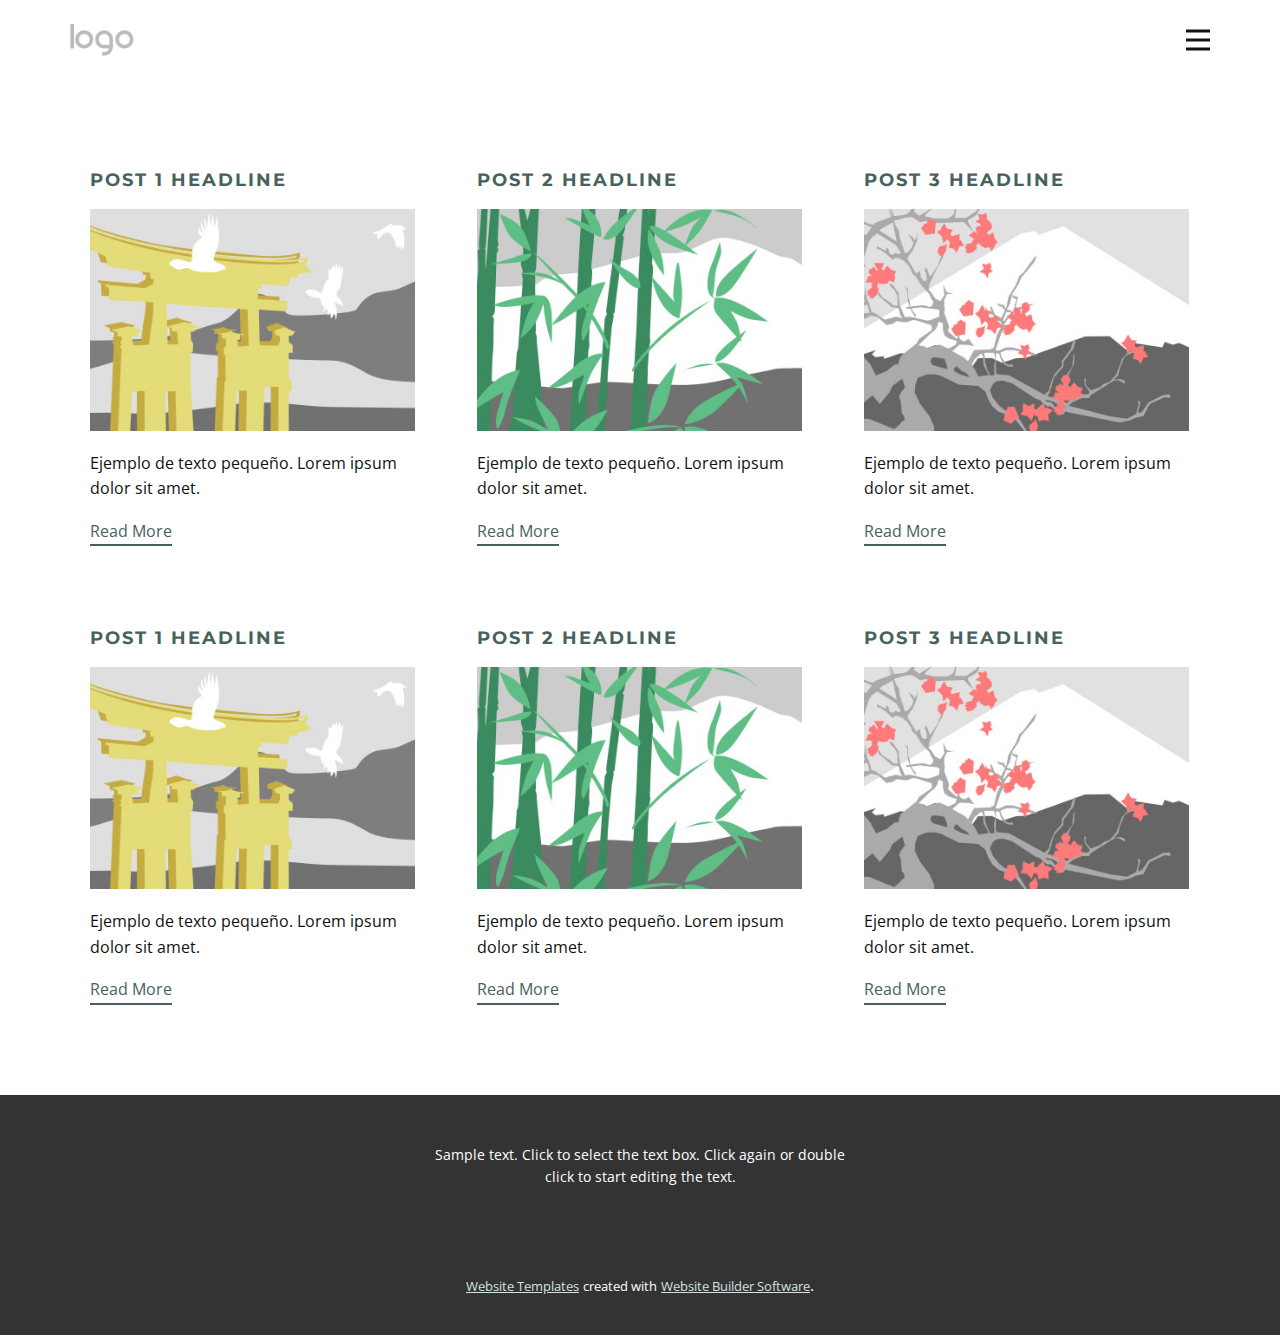
<file: blog/blog.html>
<html style="font-size: 16px;"><head>
    <meta name="viewport" content="width=device-width, initial-scale=1.0">
    <meta charset="utf-8">
    <meta name="keywords" content="">
    <meta name="description" content="">
    <meta name="page_type" content="np-template-header-footer-from-plugin">
    <title>Blog Template</title>
    <link rel="stylesheet" href="../nicepage.css" media="screen">
<link rel="stylesheet" href="../Blog-Template.css" media="screen">
    <script class="u-script" type="text/javascript" src="../jquery.js" defer=""></script>
    <script class="u-script" type="text/javascript" src="../nicepage.js" defer=""></script>
    <meta name="generator" content="Nicepage 4.10.5, nicepage.com">
    <link id="u-theme-google-font" rel="stylesheet" href="https://fonts.googleapis.com/css?family=Playfair+Display:400,400i,500,500i,600,600i,700,700i,800,800i,900,900i|Open+Sans:300,300i,400,400i,500,500i,600,600i,700,700i,800,800i">
    <link id="u-page-google-font" rel="stylesheet" href="https://fonts.googleapis.com/css?family=Montserrat:100,100i,200,200i,300,300i,400,400i,500,500i,600,600i,700,700i,800,800i,900,900i">
    
    
    <script type="application/ld+json">{
		"@context": "http://schema.org",
		"@type": "Organization",
		"name": "",
		"logo": "images/default-logo.png"
}</script>
    <meta name="theme-color" content="#476160">
  </head>
  <body class="u-body u-xl-mode"><header class="u-clearfix u-header u-header" id="sec-a7b1"><div class="u-clearfix u-sheet u-valign-middle u-sheet-1">
        <a href="https://nicepage.com" class="u-image u-logo u-image-1">
          <img src="../images/default-logo.png" class="u-logo-image u-logo-image-1">
        </a>
        <nav class="u-menu u-menu-dropdown u-offcanvas u-menu-1" data-responsive-from="XL">
          <div class="menu-collapse" style="font-size: 1rem; letter-spacing: 0px;" wfd-invisible="true">
            <a class="u-button-style u-custom-left-right-menu-spacing u-custom-padding-bottom u-custom-top-bottom-menu-spacing u-nav-link u-text-active-palette-1-base u-text-hover-palette-2-base" href="#">
              <svg class="u-svg-link" viewBox="0 0 24 24"><use xmlns:xlink="http://www.w3.org/1999/xlink" xlink:href="#menu-hamburger"></use></svg>
              <svg class="u-svg-content" version="1.1" id="menu-hamburger" viewBox="0 0 16 16" x="0px" y="0px" xmlns:xlink="http://www.w3.org/1999/xlink" xmlns="http://www.w3.org/2000/svg"><g><rect y="1" width="16" height="2"></rect><rect y="7" width="16" height="2"></rect><rect y="13" width="16" height="2"></rect>
</g></svg>
            </a>
          </div>
          <div class="u-nav-container">
            <ul class="u-nav u-unstyled u-nav-1"><li class="u-nav-item"><a class="u-button-style u-nav-link u-text-active-palette-1-base u-text-hover-palette-2-base" href="../Casa.html" style="padding: 10px 20px;">Casa</a>
</li><li class="u-nav-item"><a class="u-button-style u-nav-link u-text-active-palette-1-base u-text-hover-palette-2-base" href="../About.html" style="padding: 10px 20px;">About</a>
</li><li class="u-nav-item"><a class="u-button-style u-nav-link u-text-active-palette-1-base u-text-hover-palette-2-base" href="../Contact.html" style="padding: 10px 20px;">Contact</a>
</li></ul>
          </div>
          <div class="u-nav-container-collapse" wfd-invisible="true">
            <div class="u-black u-container-style u-inner-container-layout u-opacity u-opacity-95 u-sidenav">
              <div class="u-inner-container-layout u-sidenav-overflow">
                <div class="u-menu-close"></div>
                <ul class="u-align-center u-nav u-popupmenu-items u-unstyled u-nav-2"><li class="u-nav-item"><a class="u-button-style u-nav-link" href="../Casa.html" style="padding: 10px 20px;">Casa</a>
</li><li class="u-nav-item"><a class="u-button-style u-nav-link" href="../About.html" style="padding: 10px 20px;">About</a>
</li><li class="u-nav-item"><a class="u-button-style u-nav-link" href="../Contact.html" style="padding: 10px 20px;">Contact</a>
</li></ul>
              </div>
            </div>
            <div class="u-black u-menu-overlay u-opacity u-opacity-70" wfd-invisible="true"></div>
          </div>
        </nav>
      </div></header>
    <section class="u-clearfix u-section-1" id="sec-e351">
      <div class="u-clearfix u-sheet u-valign-middle u-sheet-1"><!--blog--><!--blog_options_json--><!--{"type":"Recent","source":"","tags":"","count":""}--><!--/blog_options_json-->
        <div class="u-blog u-expanded-width u-repeater u-repeater-1"><!--blog_post-->
          <div class="u-blog-post u-container-style u-repeater-item u-white u-repeater-item-1">
            <div class="u-container-layout u-similar-container u-valign-top u-container-layout-1"><!--blog_post_header-->
              <h4 class="u-blog-control u-text u-text-1">
                <a class="u-post-header-link" href="../blog/enviar-5.html"><!--blog_post_header_content-->Post 1 Headline<!--/blog_post_header_content--></a>
              </h4><!--/blog_post_header--><!--blog_post_image-->
              <a class="u-post-header-link" href="../blog/enviar-5.html"><img alt="" class="u-blog-control u-expanded-width u-image u-image-default u-image-1" src="[data-uri]"></a><!--/blog_post_image--><!--blog_post_content-->
              <div class="u-blog-control u-post-content u-text u-text-2 fr-view">Ejemplo de texto pequeño. Lorem ipsum dolor sit amet.</div><!--/blog_post_content--><!--blog_post_readmore-->
              <a href="../blog/enviar-5.html" class="u-blog-control u-border-2 u-border-palette-1-base u-btn u-btn-rectangle u-button-style u-none u-btn-1"><!--blog_post_readmore_content--><!--options_json--><!--{"content":"Read More","defaultValue":"Lee mas"}--><!--/options_json-->Read More<!--/blog_post_readmore_content--></a><!--/blog_post_readmore-->
            </div>
          </div><div class="u-blog-post u-container-style u-repeater-item u-video-cover u-white">
            <div class="u-container-layout u-similar-container u-valign-top u-container-layout-2"><!--blog_post_header-->
              <h4 class="u-blog-control u-text u-text-3">
                <a class="u-post-header-link" href="../blog/enviar-4.html"><!--blog_post_header_content-->Post 2 Headline<!--/blog_post_header_content--></a>
              </h4><!--/blog_post_header--><!--blog_post_image-->
              <a class="u-post-header-link" href="../blog/enviar-4.html"><img alt="" class="u-blog-control u-expanded-width u-image u-image-default u-image-2" src="[data-uri]"></a><!--/blog_post_image--><!--blog_post_content-->
              <div class="u-blog-control u-post-content u-text u-text-4 fr-view">Ejemplo de texto pequeño. Lorem ipsum dolor sit amet.</div><!--/blog_post_content--><!--blog_post_readmore-->
              <a href="../blog/enviar-4.html" class="u-blog-control u-border-2 u-border-palette-1-base u-btn u-btn-rectangle u-button-style u-none u-btn-2"><!--blog_post_readmore_content--><!--options_json--><!--{"content":"Read More","defaultValue":"Lee mas"}--><!--/options_json-->Read More<!--/blog_post_readmore_content--></a><!--/blog_post_readmore-->
            </div>
          </div><div class="u-blog-post u-container-style u-repeater-item u-video-cover u-white">
            <div class="u-container-layout u-similar-container u-valign-top u-container-layout-3"><!--blog_post_header-->
              <h4 class="u-blog-control u-text u-text-5">
                <a class="u-post-header-link" href="../blog/enviar-3.html"><!--blog_post_header_content-->Post 3 Headline<!--/blog_post_header_content--></a>
              </h4><!--/blog_post_header--><!--blog_post_image-->
              <a class="u-post-header-link" href="../blog/enviar-3.html"><img alt="" class="u-blog-control u-expanded-width u-image u-image-default u-image-3" src="[data-uri]"></a><!--/blog_post_image--><!--blog_post_content-->
              <div class="u-blog-control u-post-content u-text u-text-6 fr-view">Ejemplo de texto pequeño. Lorem ipsum dolor sit amet.</div><!--/blog_post_content--><!--blog_post_readmore-->
              <a href="../blog/enviar-3.html" class="u-blog-control u-border-2 u-border-palette-1-base u-btn u-btn-rectangle u-button-style u-none u-btn-3"><!--blog_post_readmore_content--><!--options_json--><!--{"content":"Read More","defaultValue":"Lee mas"}--><!--/options_json-->Read More<!--/blog_post_readmore_content--></a><!--/blog_post_readmore-->
            </div>
          </div><div class="u-blog-post u-container-style u-repeater-item u-white u-repeater-item-1">
            <div class="u-container-layout u-similar-container u-valign-top u-container-layout-1"><!--blog_post_header-->
              <h4 class="u-blog-control u-text u-text-1">
                <a class="u-post-header-link" href="../blog/enviar-2.html"><!--blog_post_header_content-->Post 1 Headline<!--/blog_post_header_content--></a>
              </h4><!--/blog_post_header--><!--blog_post_image-->
              <a class="u-post-header-link" href="../blog/enviar-2.html"><img alt="" class="u-blog-control u-expanded-width u-image u-image-default u-image-1" src="[data-uri]"></a><!--/blog_post_image--><!--blog_post_content-->
              <div class="u-blog-control u-post-content u-text u-text-2 fr-view">Ejemplo de texto pequeño. Lorem ipsum dolor sit amet.</div><!--/blog_post_content--><!--blog_post_readmore-->
              <a href="../blog/enviar-2.html" class="u-blog-control u-border-2 u-border-palette-1-base u-btn u-btn-rectangle u-button-style u-none u-btn-1"><!--blog_post_readmore_content--><!--options_json--><!--{"content":"Read More","defaultValue":"Lee mas"}--><!--/options_json-->Read More<!--/blog_post_readmore_content--></a><!--/blog_post_readmore-->
            </div>
          </div><div class="u-blog-post u-container-style u-repeater-item u-video-cover u-white">
            <div class="u-container-layout u-similar-container u-valign-top u-container-layout-2"><!--blog_post_header-->
              <h4 class="u-blog-control u-text u-text-3">
                <a class="u-post-header-link" href="../blog/enviar-1.html"><!--blog_post_header_content-->Post 2 Headline<!--/blog_post_header_content--></a>
              </h4><!--/blog_post_header--><!--blog_post_image-->
              <a class="u-post-header-link" href="../blog/enviar-1.html"><img alt="" class="u-blog-control u-expanded-width u-image u-image-default u-image-2" src="[data-uri]"></a><!--/blog_post_image--><!--blog_post_content-->
              <div class="u-blog-control u-post-content u-text u-text-4 fr-view">Ejemplo de texto pequeño. Lorem ipsum dolor sit amet.</div><!--/blog_post_content--><!--blog_post_readmore-->
              <a href="../blog/enviar-1.html" class="u-blog-control u-border-2 u-border-palette-1-base u-btn u-btn-rectangle u-button-style u-none u-btn-2"><!--blog_post_readmore_content--><!--options_json--><!--{"content":"Read More","defaultValue":"Lee mas"}--><!--/options_json-->Read More<!--/blog_post_readmore_content--></a><!--/blog_post_readmore-->
            </div>
          </div><div class="u-blog-post u-container-style u-repeater-item u-video-cover u-white">
            <div class="u-container-layout u-similar-container u-valign-top u-container-layout-3"><!--blog_post_header-->
              <h4 class="u-blog-control u-text u-text-5">
                <a class="u-post-header-link" href="../blog/enviar.html"><!--blog_post_header_content-->Post 3 Headline<!--/blog_post_header_content--></a>
              </h4><!--/blog_post_header--><!--blog_post_image-->
              <a class="u-post-header-link" href="../blog/enviar.html"><img alt="" class="u-blog-control u-expanded-width u-image u-image-default u-image-3" src="[data-uri]"></a><!--/blog_post_image--><!--blog_post_content-->
              <div class="u-blog-control u-post-content u-text u-text-6 fr-view">Ejemplo de texto pequeño. Lorem ipsum dolor sit amet.</div><!--/blog_post_content--><!--blog_post_readmore-->
              <a href="../blog/enviar.html" class="u-blog-control u-border-2 u-border-palette-1-base u-btn u-btn-rectangle u-button-style u-none u-btn-3"><!--blog_post_readmore_content--><!--options_json--><!--{"content":"Read More","defaultValue":"Lee mas"}--><!--/options_json-->Read More<!--/blog_post_readmore_content--></a><!--/blog_post_readmore-->
            </div>
          </div><!--/blog_post--><!--blog_post-->
          <!--/blog_post--><!--blog_post-->
          <!--/blog_post-->
        </div><!--/blog-->
      </div>
    </section>
    
    
    <footer class="u-align-center u-clearfix u-footer u-grey-80 u-footer" id="sec-6c1d"><div class="u-clearfix u-sheet u-sheet-1">
        <p class="u-small-text u-text u-text-variant u-text-1">Sample text. Click to select the text box. Click again or double click to start editing the text.</p>
      </div></footer>
    <section class="u-backlink u-clearfix u-grey-80">
      <a class="u-link" href="https://nicepage.com/website-templates" target="_blank">
        <span>Website Templates</span>
      </a>
      <p class="u-text">
        <span>created with</span>
      </p>
      <a class="u-link" href="" target="_blank">
        <span>Website Builder Software</span>
      </a>. 
    </section>
  
</body></html>
</file>
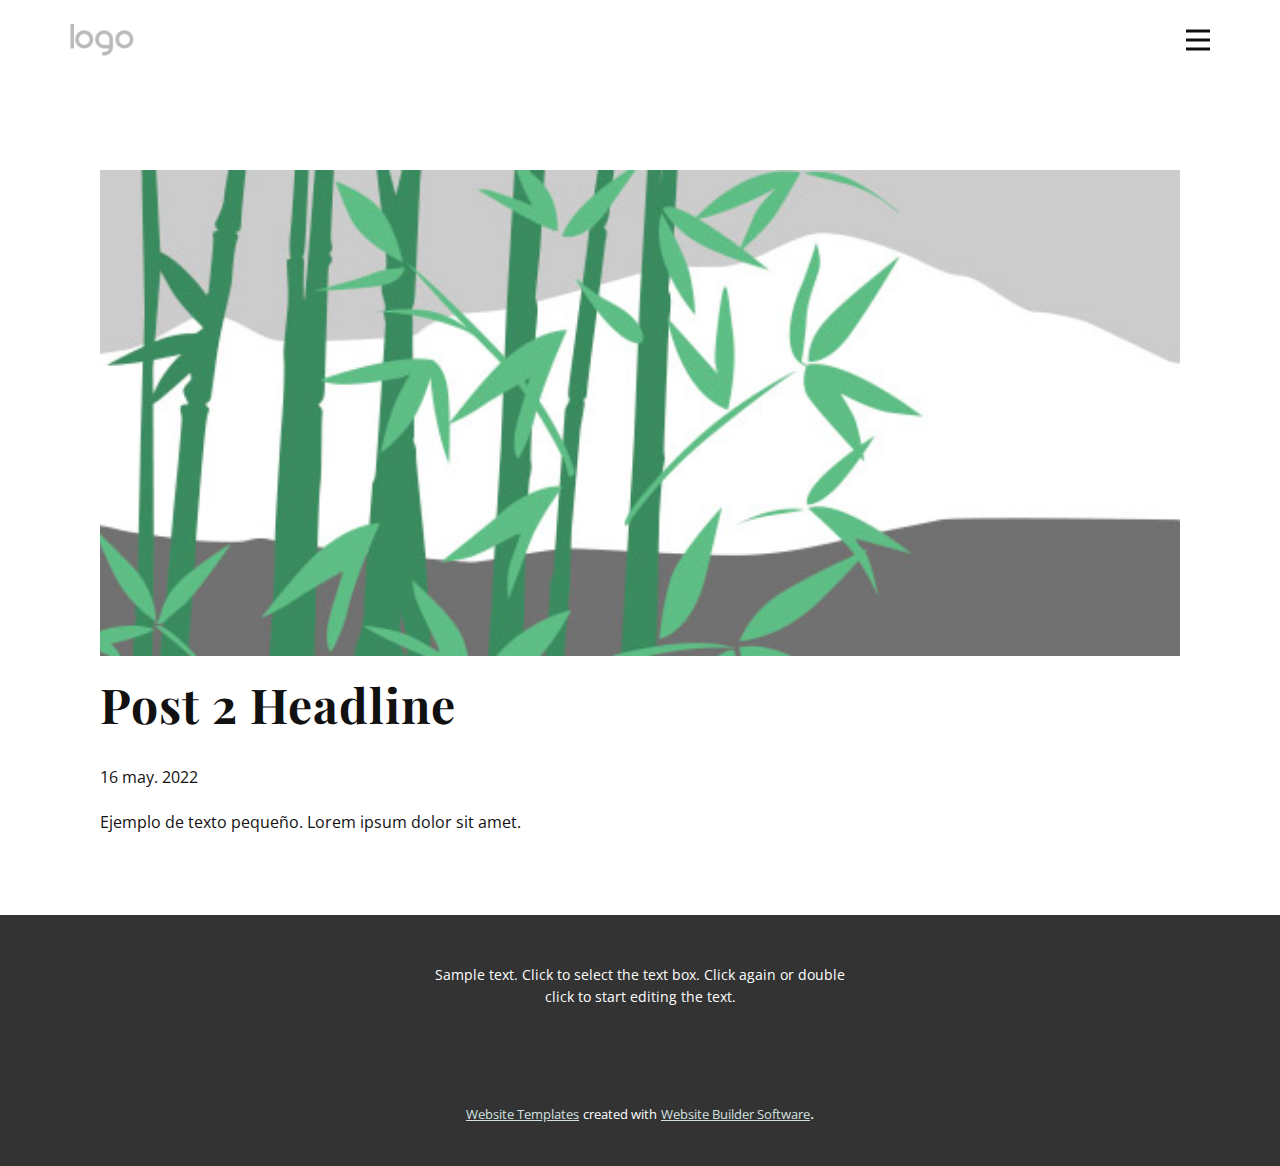
<file: blog/enviar-1.html>
<!doctype html>
<html style="font-size: 16px;"><head>
    <meta name="viewport" content="width=device-width, initial-scale=1.0">
    <meta charset="utf-8">
    <meta name="keywords" content="Post 1 Headline">
    <meta name="description" content="">
    <meta name="page_type" content="np-template-header-footer-from-plugin">
    <title>Post 2 Headline</title>
    <link rel="stylesheet" href="../nicepage.css" media="screen">
<link rel="stylesheet" href="../Post-Template.css" media="screen">
    <script class="u-script" type="text/javascript" src="../jquery.js" defer=""></script>
    <script class="u-script" type="text/javascript" src="../nicepage.js" defer=""></script>
    <meta name="generator" content="Nicepage 4.10.5, nicepage.com">
    <link id="u-theme-google-font" rel="stylesheet" href="https://fonts.googleapis.com/css?family=Playfair+Display:400,400i,500,500i,600,600i,700,700i,800,800i,900,900i|Open+Sans:300,300i,400,400i,500,500i,600,600i,700,700i,800,800i">
    <link id="u-page-google-font" rel="stylesheet" href="https://fonts.googleapis.com/css?family=Playfair+Display:400,400i,500,500i,600,600i,700,700i,800,800i,900,900i">
    
    
    <script type="application/ld+json">{
		"@context": "http://schema.org",
		"@type": "Organization",
		"name": "",
		"logo": "images/default-logo.png"
}</script>
    <meta name="theme-color" content="#476160">
  </head>
  <body class="u-body u-xl-mode"><header class="u-clearfix u-header u-header" id="sec-a7b1"><div class="u-clearfix u-sheet u-valign-middle u-sheet-1">
        <a href="https://nicepage.com" class="u-image u-logo u-image-1">
          <img src="../images/default-logo.png" class="u-logo-image u-logo-image-1">
        </a>
        <nav class="u-menu u-menu-dropdown u-offcanvas u-menu-1" data-responsive-from="XL">
          <div class="menu-collapse" style="font-size: 1rem; letter-spacing: 0px;" wfd-invisible="true">
            <a class="u-button-style u-custom-left-right-menu-spacing u-custom-padding-bottom u-custom-top-bottom-menu-spacing u-nav-link u-text-active-palette-1-base u-text-hover-palette-2-base" href="#">
              <svg class="u-svg-link" viewBox="0 0 24 24"><use xmlns:xlink="http://www.w3.org/1999/xlink" xlink:href="#menu-hamburger"></use></svg>
              <svg class="u-svg-content" version="1.1" id="menu-hamburger" viewBox="0 0 16 16" x="0px" y="0px" xmlns:xlink="http://www.w3.org/1999/xlink" xmlns="http://www.w3.org/2000/svg"><g><rect y="1" width="16" height="2"></rect><rect y="7" width="16" height="2"></rect><rect y="13" width="16" height="2"></rect>
</g></svg>
            </a>
          </div>
          <div class="u-nav-container">
            <ul class="u-nav u-unstyled u-nav-1"><li class="u-nav-item"><a class="u-button-style u-nav-link u-text-active-palette-1-base u-text-hover-palette-2-base" href="../Casa.html" style="padding: 10px 20px;">Casa</a>
</li><li class="u-nav-item"><a class="u-button-style u-nav-link u-text-active-palette-1-base u-text-hover-palette-2-base" href="../About.html" style="padding: 10px 20px;">About</a>
</li><li class="u-nav-item"><a class="u-button-style u-nav-link u-text-active-palette-1-base u-text-hover-palette-2-base" href="../Contact.html" style="padding: 10px 20px;">Contact</a>
</li></ul>
          </div>
          <div class="u-nav-container-collapse" wfd-invisible="true">
            <div class="u-black u-container-style u-inner-container-layout u-opacity u-opacity-95 u-sidenav">
              <div class="u-inner-container-layout u-sidenav-overflow">
                <div class="u-menu-close"></div>
                <ul class="u-align-center u-nav u-popupmenu-items u-unstyled u-nav-2"><li class="u-nav-item"><a class="u-button-style u-nav-link" href="../Casa.html" style="padding: 10px 20px;">Casa</a>
</li><li class="u-nav-item"><a class="u-button-style u-nav-link" href="../About.html" style="padding: 10px 20px;">About</a>
</li><li class="u-nav-item"><a class="u-button-style u-nav-link" href="../Contact.html" style="padding: 10px 20px;">Contact</a>
</li></ul>
              </div>
            </div>
            <div class="u-black u-menu-overlay u-opacity u-opacity-70" wfd-invisible="true"></div>
          </div>
        </nav>
      </div></header>
    <section class="u-align-center u-clearfix u-section-1" id="sec-6a83">
      <div class="u-clearfix u-sheet u-valign-middle-md u-valign-middle-sm u-valign-middle-xs u-sheet-1"><!--post_details--><!--post_details_options_json--><!--{"source":""}--><!--/post_details_options_json--><!--blog_post-->
        <div class="u-container-style u-expanded-width u-post-details u-post-details-1">
          <div class="u-container-layout u-valign-middle u-container-layout-1"><!--blog_post_image-->
            <img alt="" class="u-blog-control u-expanded-width u-image u-image-default u-image-1" src="[data-uri]"><!--/blog_post_image--><!--blog_post_header-->
            <h2 class="u-blog-control u-text u-text-1">Post 2 Headline</h2><!--/blog_post_header--><!--blog_post_metadata-->
            <div class="u-blog-control u-metadata u-metadata-1"><!--blog_post_metadata_date-->
              <span class="u-meta-date u-meta-icon">16 may. 2022</span><!--/blog_post_metadata_date--><!--blog_post_metadata_category-->
              <!--/blog_post_metadata_category--><!--blog_post_metadata_comments-->
              <!--/blog_post_metadata_comments-->
            </div><!--/blog_post_metadata--><!--blog_post_content-->
            <div class="u-align-justify u-blog-control u-post-content u-text u-text-2 fr-view">
  Ejemplo de texto pequeño. Lorem ipsum dolor sit amet.
  </div><!--/blog_post_content-->
          </div>
        </div><!--/blog_post--><!--/post_details-->
      </div>
    </section>
    
    
    <footer class="u-align-center u-clearfix u-footer u-grey-80 u-footer" id="sec-6c1d"><div class="u-clearfix u-sheet u-sheet-1">
        <p class="u-small-text u-text u-text-variant u-text-1">Sample text. Click to select the text box. Click again or double click to start editing the text.</p>
      </div></footer>
    <section class="u-backlink u-clearfix u-grey-80">
      <a class="u-link" href="https://nicepage.com/website-templates" target="_blank">
        <span>Website Templates</span>
      </a>
      <p class="u-text">
        <span>created with</span>
      </p>
      <a class="u-link" href="" target="_blank">
        <span>Website Builder Software</span>
      </a>. 
    </section>
  
</body></html>
</file>
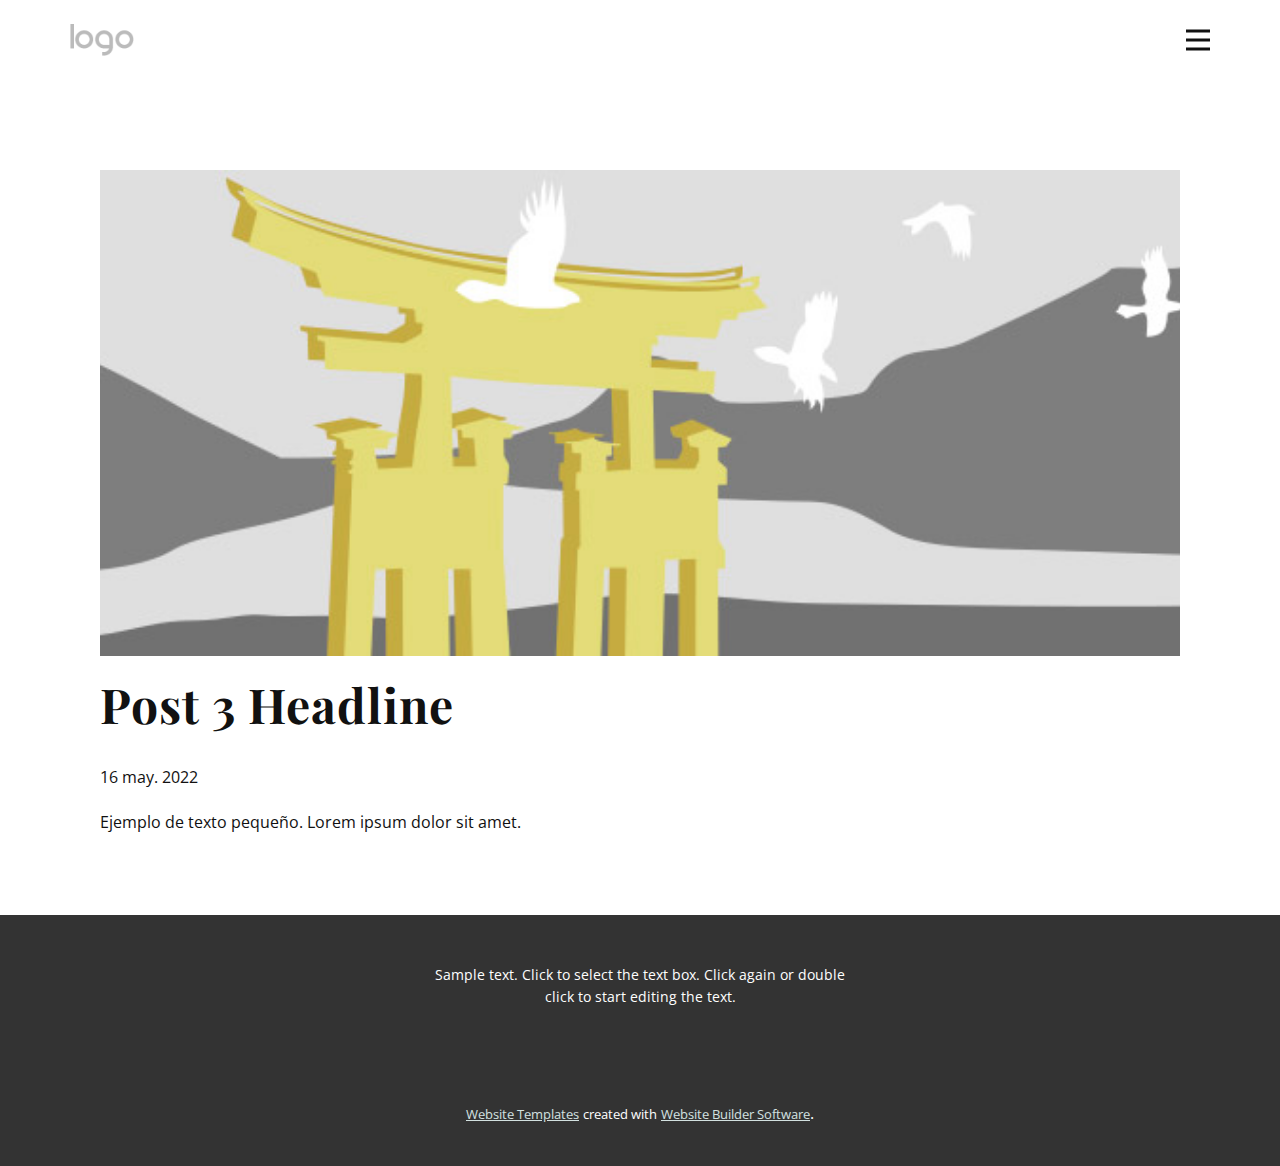
<file: blog/enviar-2.html>
<!doctype html>
<html style="font-size: 16px;"><head>
    <meta name="viewport" content="width=device-width, initial-scale=1.0">
    <meta charset="utf-8">
    <meta name="keywords" content="Post 1 Headline">
    <meta name="description" content="">
    <meta name="page_type" content="np-template-header-footer-from-plugin">
    <title>Post 3 Headline</title>
    <link rel="stylesheet" href="../nicepage.css" media="screen">
<link rel="stylesheet" href="../Post-Template.css" media="screen">
    <script class="u-script" type="text/javascript" src="../jquery.js" defer=""></script>
    <script class="u-script" type="text/javascript" src="../nicepage.js" defer=""></script>
    <meta name="generator" content="Nicepage 4.10.5, nicepage.com">
    <link id="u-theme-google-font" rel="stylesheet" href="https://fonts.googleapis.com/css?family=Playfair+Display:400,400i,500,500i,600,600i,700,700i,800,800i,900,900i|Open+Sans:300,300i,400,400i,500,500i,600,600i,700,700i,800,800i">
    <link id="u-page-google-font" rel="stylesheet" href="https://fonts.googleapis.com/css?family=Playfair+Display:400,400i,500,500i,600,600i,700,700i,800,800i,900,900i">
    
    
    <script type="application/ld+json">{
		"@context": "http://schema.org",
		"@type": "Organization",
		"name": "",
		"logo": "images/default-logo.png"
}</script>
    <meta name="theme-color" content="#476160">
  </head>
  <body class="u-body u-xl-mode"><header class="u-clearfix u-header u-header" id="sec-a7b1"><div class="u-clearfix u-sheet u-valign-middle u-sheet-1">
        <a href="https://nicepage.com" class="u-image u-logo u-image-1">
          <img src="../images/default-logo.png" class="u-logo-image u-logo-image-1">
        </a>
        <nav class="u-menu u-menu-dropdown u-offcanvas u-menu-1" data-responsive-from="XL">
          <div class="menu-collapse" style="font-size: 1rem; letter-spacing: 0px;" wfd-invisible="true">
            <a class="u-button-style u-custom-left-right-menu-spacing u-custom-padding-bottom u-custom-top-bottom-menu-spacing u-nav-link u-text-active-palette-1-base u-text-hover-palette-2-base" href="#">
              <svg class="u-svg-link" viewBox="0 0 24 24"><use xmlns:xlink="http://www.w3.org/1999/xlink" xlink:href="#menu-hamburger"></use></svg>
              <svg class="u-svg-content" version="1.1" id="menu-hamburger" viewBox="0 0 16 16" x="0px" y="0px" xmlns:xlink="http://www.w3.org/1999/xlink" xmlns="http://www.w3.org/2000/svg"><g><rect y="1" width="16" height="2"></rect><rect y="7" width="16" height="2"></rect><rect y="13" width="16" height="2"></rect>
</g></svg>
            </a>
          </div>
          <div class="u-nav-container">
            <ul class="u-nav u-unstyled u-nav-1"><li class="u-nav-item"><a class="u-button-style u-nav-link u-text-active-palette-1-base u-text-hover-palette-2-base" href="../Casa.html" style="padding: 10px 20px;">Casa</a>
</li><li class="u-nav-item"><a class="u-button-style u-nav-link u-text-active-palette-1-base u-text-hover-palette-2-base" href="../About.html" style="padding: 10px 20px;">About</a>
</li><li class="u-nav-item"><a class="u-button-style u-nav-link u-text-active-palette-1-base u-text-hover-palette-2-base" href="../Contact.html" style="padding: 10px 20px;">Contact</a>
</li></ul>
          </div>
          <div class="u-nav-container-collapse" wfd-invisible="true">
            <div class="u-black u-container-style u-inner-container-layout u-opacity u-opacity-95 u-sidenav">
              <div class="u-inner-container-layout u-sidenav-overflow">
                <div class="u-menu-close"></div>
                <ul class="u-align-center u-nav u-popupmenu-items u-unstyled u-nav-2"><li class="u-nav-item"><a class="u-button-style u-nav-link" href="../Casa.html" style="padding: 10px 20px;">Casa</a>
</li><li class="u-nav-item"><a class="u-button-style u-nav-link" href="../About.html" style="padding: 10px 20px;">About</a>
</li><li class="u-nav-item"><a class="u-button-style u-nav-link" href="../Contact.html" style="padding: 10px 20px;">Contact</a>
</li></ul>
              </div>
            </div>
            <div class="u-black u-menu-overlay u-opacity u-opacity-70" wfd-invisible="true"></div>
          </div>
        </nav>
      </div></header>
    <section class="u-align-center u-clearfix u-section-1" id="sec-6a83">
      <div class="u-clearfix u-sheet u-valign-middle-md u-valign-middle-sm u-valign-middle-xs u-sheet-1"><!--post_details--><!--post_details_options_json--><!--{"source":""}--><!--/post_details_options_json--><!--blog_post-->
        <div class="u-container-style u-expanded-width u-post-details u-post-details-1">
          <div class="u-container-layout u-valign-middle u-container-layout-1"><!--blog_post_image-->
            <img alt="" class="u-blog-control u-expanded-width u-image u-image-default u-image-1" src="[data-uri]"><!--/blog_post_image--><!--blog_post_header-->
            <h2 class="u-blog-control u-text u-text-1">Post 3 Headline</h2><!--/blog_post_header--><!--blog_post_metadata-->
            <div class="u-blog-control u-metadata u-metadata-1"><!--blog_post_metadata_date-->
              <span class="u-meta-date u-meta-icon">16 may. 2022</span><!--/blog_post_metadata_date--><!--blog_post_metadata_category-->
              <!--/blog_post_metadata_category--><!--blog_post_metadata_comments-->
              <!--/blog_post_metadata_comments-->
            </div><!--/blog_post_metadata--><!--blog_post_content-->
            <div class="u-align-justify u-blog-control u-post-content u-text u-text-2 fr-view">
  Ejemplo de texto pequeño. Lorem ipsum dolor sit amet.
  </div><!--/blog_post_content-->
          </div>
        </div><!--/blog_post--><!--/post_details-->
      </div>
    </section>
    
    
    <footer class="u-align-center u-clearfix u-footer u-grey-80 u-footer" id="sec-6c1d"><div class="u-clearfix u-sheet u-sheet-1">
        <p class="u-small-text u-text u-text-variant u-text-1">Sample text. Click to select the text box. Click again or double click to start editing the text.</p>
      </div></footer>
    <section class="u-backlink u-clearfix u-grey-80">
      <a class="u-link" href="https://nicepage.com/website-templates" target="_blank">
        <span>Website Templates</span>
      </a>
      <p class="u-text">
        <span>created with</span>
      </p>
      <a class="u-link" href="" target="_blank">
        <span>Website Builder Software</span>
      </a>. 
    </section>
  
</body></html>
</file>
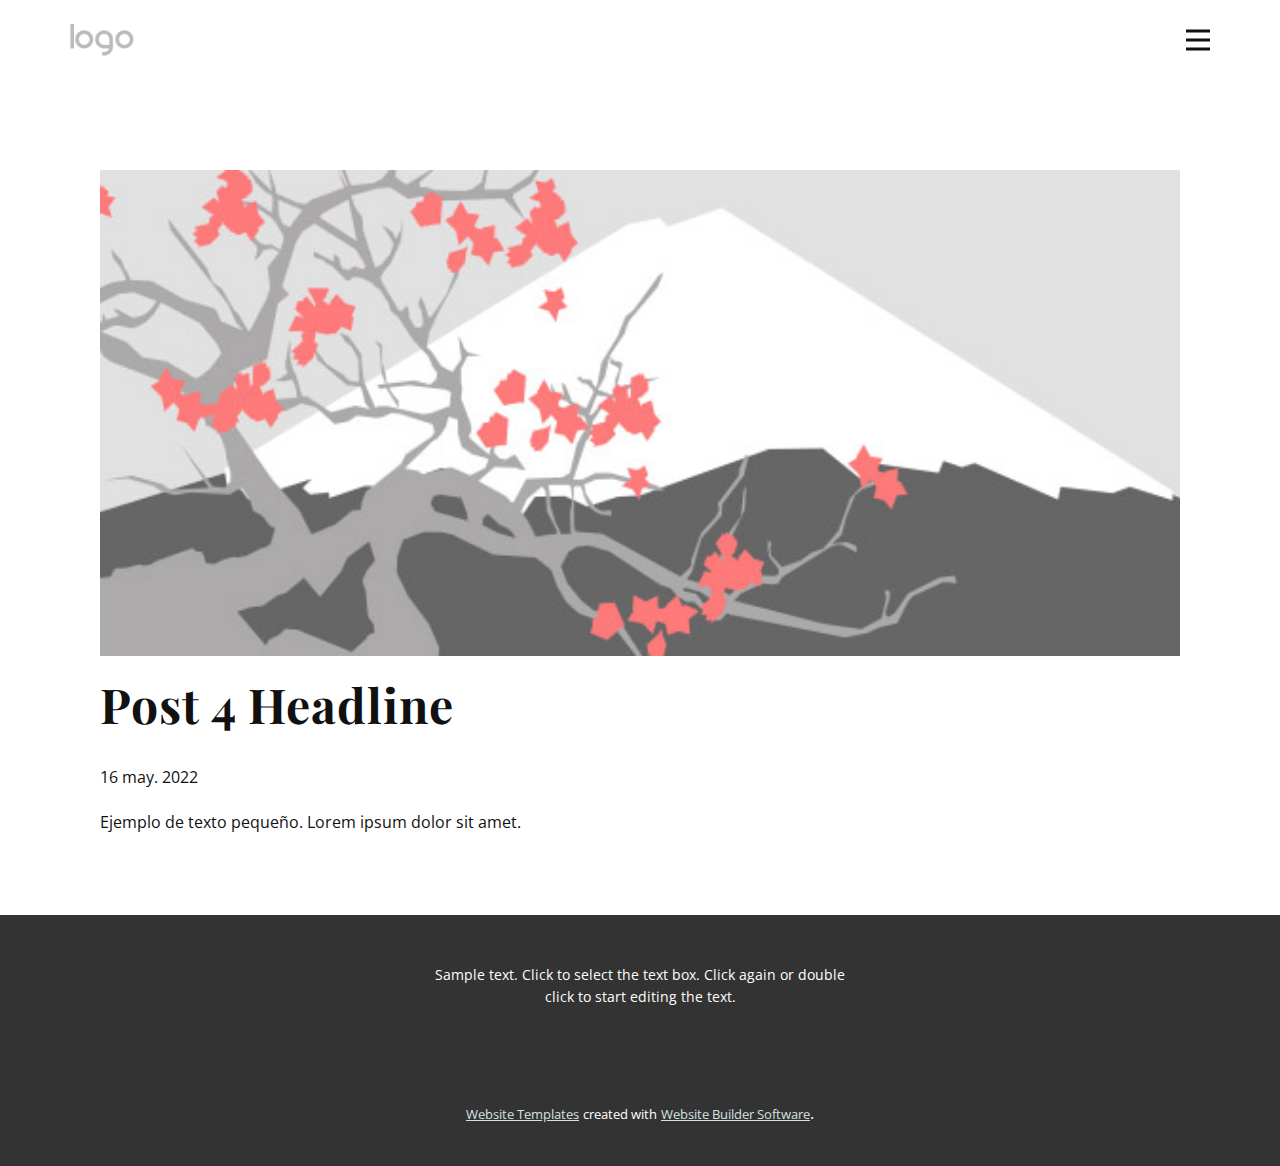
<file: blog/enviar-3.html>
<!doctype html>
<html style="font-size: 16px;"><head>
    <meta name="viewport" content="width=device-width, initial-scale=1.0">
    <meta charset="utf-8">
    <meta name="keywords" content="Post 1 Headline">
    <meta name="description" content="">
    <meta name="page_type" content="np-template-header-footer-from-plugin">
    <title>Post 4 Headline</title>
    <link rel="stylesheet" href="../nicepage.css" media="screen">
<link rel="stylesheet" href="../Post-Template.css" media="screen">
    <script class="u-script" type="text/javascript" src="../jquery.js" defer=""></script>
    <script class="u-script" type="text/javascript" src="../nicepage.js" defer=""></script>
    <meta name="generator" content="Nicepage 4.10.5, nicepage.com">
    <link id="u-theme-google-font" rel="stylesheet" href="https://fonts.googleapis.com/css?family=Playfair+Display:400,400i,500,500i,600,600i,700,700i,800,800i,900,900i|Open+Sans:300,300i,400,400i,500,500i,600,600i,700,700i,800,800i">
    <link id="u-page-google-font" rel="stylesheet" href="https://fonts.googleapis.com/css?family=Playfair+Display:400,400i,500,500i,600,600i,700,700i,800,800i,900,900i">
    
    
    <script type="application/ld+json">{
		"@context": "http://schema.org",
		"@type": "Organization",
		"name": "",
		"logo": "images/default-logo.png"
}</script>
    <meta name="theme-color" content="#476160">
  </head>
  <body class="u-body u-xl-mode"><header class="u-clearfix u-header u-header" id="sec-a7b1"><div class="u-clearfix u-sheet u-valign-middle u-sheet-1">
        <a href="https://nicepage.com" class="u-image u-logo u-image-1">
          <img src="../images/default-logo.png" class="u-logo-image u-logo-image-1">
        </a>
        <nav class="u-menu u-menu-dropdown u-offcanvas u-menu-1" data-responsive-from="XL">
          <div class="menu-collapse" style="font-size: 1rem; letter-spacing: 0px;" wfd-invisible="true">
            <a class="u-button-style u-custom-left-right-menu-spacing u-custom-padding-bottom u-custom-top-bottom-menu-spacing u-nav-link u-text-active-palette-1-base u-text-hover-palette-2-base" href="#">
              <svg class="u-svg-link" viewBox="0 0 24 24"><use xmlns:xlink="http://www.w3.org/1999/xlink" xlink:href="#menu-hamburger"></use></svg>
              <svg class="u-svg-content" version="1.1" id="menu-hamburger" viewBox="0 0 16 16" x="0px" y="0px" xmlns:xlink="http://www.w3.org/1999/xlink" xmlns="http://www.w3.org/2000/svg"><g><rect y="1" width="16" height="2"></rect><rect y="7" width="16" height="2"></rect><rect y="13" width="16" height="2"></rect>
</g></svg>
            </a>
          </div>
          <div class="u-nav-container">
            <ul class="u-nav u-unstyled u-nav-1"><li class="u-nav-item"><a class="u-button-style u-nav-link u-text-active-palette-1-base u-text-hover-palette-2-base" href="../Casa.html" style="padding: 10px 20px;">Casa</a>
</li><li class="u-nav-item"><a class="u-button-style u-nav-link u-text-active-palette-1-base u-text-hover-palette-2-base" href="../About.html" style="padding: 10px 20px;">About</a>
</li><li class="u-nav-item"><a class="u-button-style u-nav-link u-text-active-palette-1-base u-text-hover-palette-2-base" href="../Contact.html" style="padding: 10px 20px;">Contact</a>
</li></ul>
          </div>
          <div class="u-nav-container-collapse" wfd-invisible="true">
            <div class="u-black u-container-style u-inner-container-layout u-opacity u-opacity-95 u-sidenav">
              <div class="u-inner-container-layout u-sidenav-overflow">
                <div class="u-menu-close"></div>
                <ul class="u-align-center u-nav u-popupmenu-items u-unstyled u-nav-2"><li class="u-nav-item"><a class="u-button-style u-nav-link" href="../Casa.html" style="padding: 10px 20px;">Casa</a>
</li><li class="u-nav-item"><a class="u-button-style u-nav-link" href="../About.html" style="padding: 10px 20px;">About</a>
</li><li class="u-nav-item"><a class="u-button-style u-nav-link" href="../Contact.html" style="padding: 10px 20px;">Contact</a>
</li></ul>
              </div>
            </div>
            <div class="u-black u-menu-overlay u-opacity u-opacity-70" wfd-invisible="true"></div>
          </div>
        </nav>
      </div></header>
    <section class="u-align-center u-clearfix u-section-1" id="sec-6a83">
      <div class="u-clearfix u-sheet u-valign-middle-md u-valign-middle-sm u-valign-middle-xs u-sheet-1"><!--post_details--><!--post_details_options_json--><!--{"source":""}--><!--/post_details_options_json--><!--blog_post-->
        <div class="u-container-style u-expanded-width u-post-details u-post-details-1">
          <div class="u-container-layout u-valign-middle u-container-layout-1"><!--blog_post_image-->
            <img alt="" class="u-blog-control u-expanded-width u-image u-image-default u-image-1" src="[data-uri]"><!--/blog_post_image--><!--blog_post_header-->
            <h2 class="u-blog-control u-text u-text-1">Post 4 Headline</h2><!--/blog_post_header--><!--blog_post_metadata-->
            <div class="u-blog-control u-metadata u-metadata-1"><!--blog_post_metadata_date-->
              <span class="u-meta-date u-meta-icon">16 may. 2022</span><!--/blog_post_metadata_date--><!--blog_post_metadata_category-->
              <!--/blog_post_metadata_category--><!--blog_post_metadata_comments-->
              <!--/blog_post_metadata_comments-->
            </div><!--/blog_post_metadata--><!--blog_post_content-->
            <div class="u-align-justify u-blog-control u-post-content u-text u-text-2 fr-view">
  Ejemplo de texto pequeño. Lorem ipsum dolor sit amet.
  </div><!--/blog_post_content-->
          </div>
        </div><!--/blog_post--><!--/post_details-->
      </div>
    </section>
    
    
    <footer class="u-align-center u-clearfix u-footer u-grey-80 u-footer" id="sec-6c1d"><div class="u-clearfix u-sheet u-sheet-1">
        <p class="u-small-text u-text u-text-variant u-text-1">Sample text. Click to select the text box. Click again or double click to start editing the text.</p>
      </div></footer>
    <section class="u-backlink u-clearfix u-grey-80">
      <a class="u-link" href="https://nicepage.com/website-templates" target="_blank">
        <span>Website Templates</span>
      </a>
      <p class="u-text">
        <span>created with</span>
      </p>
      <a class="u-link" href="" target="_blank">
        <span>Website Builder Software</span>
      </a>. 
    </section>
  
</body></html>
</file>
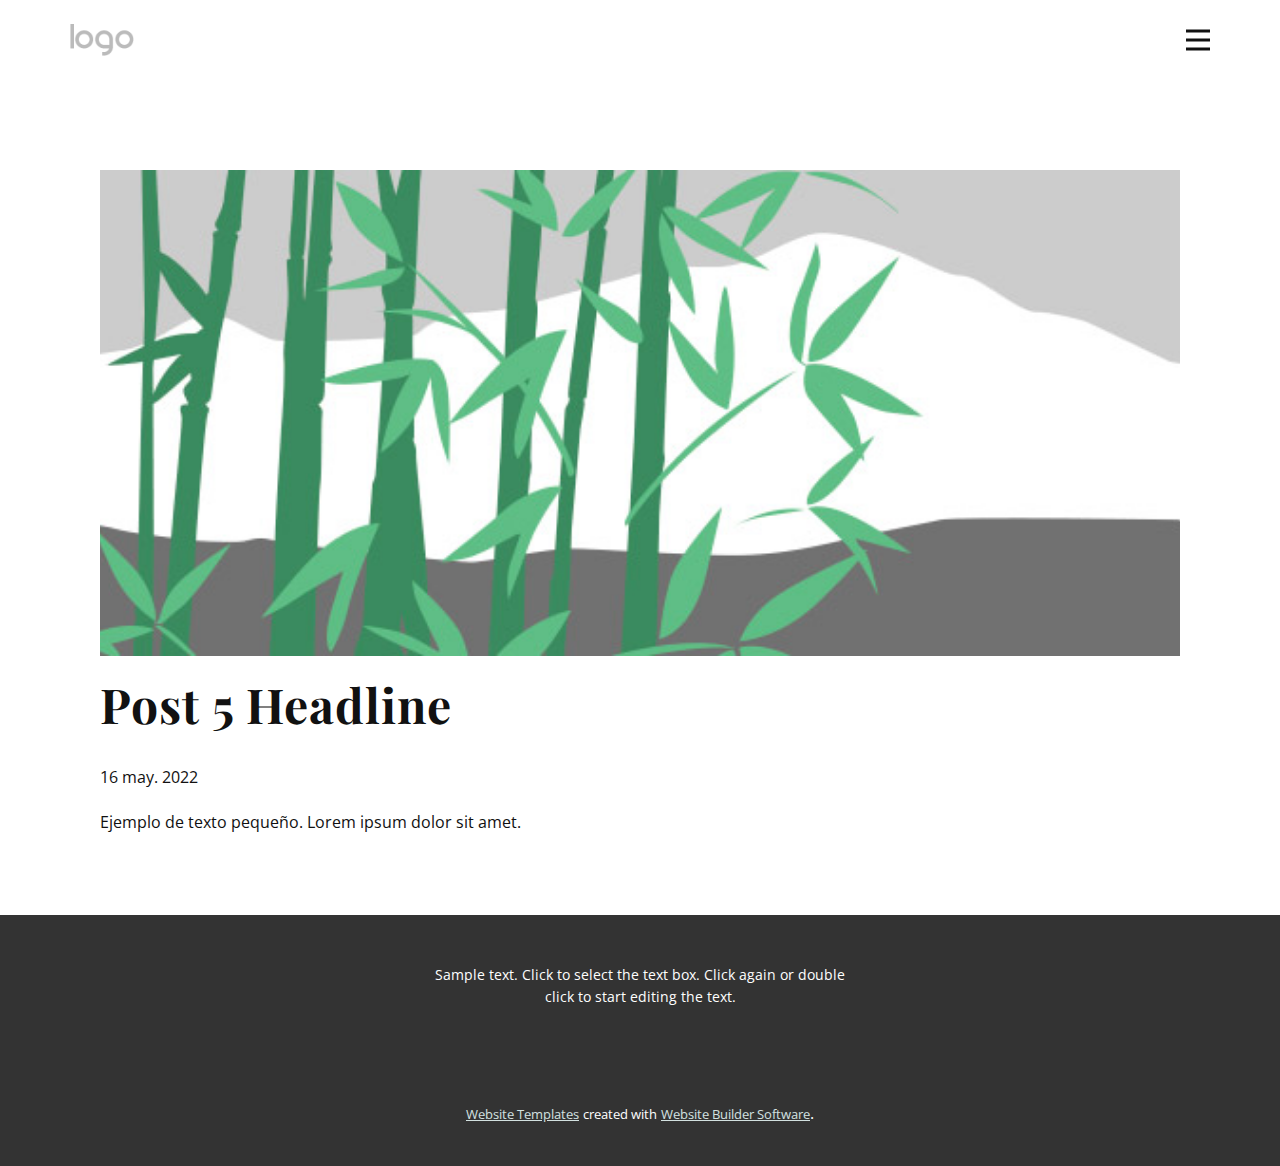
<file: blog/enviar-4.html>
<!doctype html>
<html style="font-size: 16px;"><head>
    <meta name="viewport" content="width=device-width, initial-scale=1.0">
    <meta charset="utf-8">
    <meta name="keywords" content="Post 1 Headline">
    <meta name="description" content="">
    <meta name="page_type" content="np-template-header-footer-from-plugin">
    <title>Post 5 Headline</title>
    <link rel="stylesheet" href="../nicepage.css" media="screen">
<link rel="stylesheet" href="../Post-Template.css" media="screen">
    <script class="u-script" type="text/javascript" src="../jquery.js" defer=""></script>
    <script class="u-script" type="text/javascript" src="../nicepage.js" defer=""></script>
    <meta name="generator" content="Nicepage 4.10.5, nicepage.com">
    <link id="u-theme-google-font" rel="stylesheet" href="https://fonts.googleapis.com/css?family=Playfair+Display:400,400i,500,500i,600,600i,700,700i,800,800i,900,900i|Open+Sans:300,300i,400,400i,500,500i,600,600i,700,700i,800,800i">
    <link id="u-page-google-font" rel="stylesheet" href="https://fonts.googleapis.com/css?family=Playfair+Display:400,400i,500,500i,600,600i,700,700i,800,800i,900,900i">
    
    
    <script type="application/ld+json">{
		"@context": "http://schema.org",
		"@type": "Organization",
		"name": "",
		"logo": "images/default-logo.png"
}</script>
    <meta name="theme-color" content="#476160">
  </head>
  <body class="u-body u-xl-mode"><header class="u-clearfix u-header u-header" id="sec-a7b1"><div class="u-clearfix u-sheet u-valign-middle u-sheet-1">
        <a href="https://nicepage.com" class="u-image u-logo u-image-1">
          <img src="../images/default-logo.png" class="u-logo-image u-logo-image-1">
        </a>
        <nav class="u-menu u-menu-dropdown u-offcanvas u-menu-1" data-responsive-from="XL">
          <div class="menu-collapse" style="font-size: 1rem; letter-spacing: 0px;" wfd-invisible="true">
            <a class="u-button-style u-custom-left-right-menu-spacing u-custom-padding-bottom u-custom-top-bottom-menu-spacing u-nav-link u-text-active-palette-1-base u-text-hover-palette-2-base" href="#">
              <svg class="u-svg-link" viewBox="0 0 24 24"><use xmlns:xlink="http://www.w3.org/1999/xlink" xlink:href="#menu-hamburger"></use></svg>
              <svg class="u-svg-content" version="1.1" id="menu-hamburger" viewBox="0 0 16 16" x="0px" y="0px" xmlns:xlink="http://www.w3.org/1999/xlink" xmlns="http://www.w3.org/2000/svg"><g><rect y="1" width="16" height="2"></rect><rect y="7" width="16" height="2"></rect><rect y="13" width="16" height="2"></rect>
</g></svg>
            </a>
          </div>
          <div class="u-nav-container">
            <ul class="u-nav u-unstyled u-nav-1"><li class="u-nav-item"><a class="u-button-style u-nav-link u-text-active-palette-1-base u-text-hover-palette-2-base" href="../Casa.html" style="padding: 10px 20px;">Casa</a>
</li><li class="u-nav-item"><a class="u-button-style u-nav-link u-text-active-palette-1-base u-text-hover-palette-2-base" href="../About.html" style="padding: 10px 20px;">About</a>
</li><li class="u-nav-item"><a class="u-button-style u-nav-link u-text-active-palette-1-base u-text-hover-palette-2-base" href="../Contact.html" style="padding: 10px 20px;">Contact</a>
</li></ul>
          </div>
          <div class="u-nav-container-collapse" wfd-invisible="true">
            <div class="u-black u-container-style u-inner-container-layout u-opacity u-opacity-95 u-sidenav">
              <div class="u-inner-container-layout u-sidenav-overflow">
                <div class="u-menu-close"></div>
                <ul class="u-align-center u-nav u-popupmenu-items u-unstyled u-nav-2"><li class="u-nav-item"><a class="u-button-style u-nav-link" href="../Casa.html" style="padding: 10px 20px;">Casa</a>
</li><li class="u-nav-item"><a class="u-button-style u-nav-link" href="../About.html" style="padding: 10px 20px;">About</a>
</li><li class="u-nav-item"><a class="u-button-style u-nav-link" href="../Contact.html" style="padding: 10px 20px;">Contact</a>
</li></ul>
              </div>
            </div>
            <div class="u-black u-menu-overlay u-opacity u-opacity-70" wfd-invisible="true"></div>
          </div>
        </nav>
      </div></header>
    <section class="u-align-center u-clearfix u-section-1" id="sec-6a83">
      <div class="u-clearfix u-sheet u-valign-middle-md u-valign-middle-sm u-valign-middle-xs u-sheet-1"><!--post_details--><!--post_details_options_json--><!--{"source":""}--><!--/post_details_options_json--><!--blog_post-->
        <div class="u-container-style u-expanded-width u-post-details u-post-details-1">
          <div class="u-container-layout u-valign-middle u-container-layout-1"><!--blog_post_image-->
            <img alt="" class="u-blog-control u-expanded-width u-image u-image-default u-image-1" src="[data-uri]"><!--/blog_post_image--><!--blog_post_header-->
            <h2 class="u-blog-control u-text u-text-1">Post 5 Headline</h2><!--/blog_post_header--><!--blog_post_metadata-->
            <div class="u-blog-control u-metadata u-metadata-1"><!--blog_post_metadata_date-->
              <span class="u-meta-date u-meta-icon">16 may. 2022</span><!--/blog_post_metadata_date--><!--blog_post_metadata_category-->
              <!--/blog_post_metadata_category--><!--blog_post_metadata_comments-->
              <!--/blog_post_metadata_comments-->
            </div><!--/blog_post_metadata--><!--blog_post_content-->
            <div class="u-align-justify u-blog-control u-post-content u-text u-text-2 fr-view">
  Ejemplo de texto pequeño. Lorem ipsum dolor sit amet.
  </div><!--/blog_post_content-->
          </div>
        </div><!--/blog_post--><!--/post_details-->
      </div>
    </section>
    
    
    <footer class="u-align-center u-clearfix u-footer u-grey-80 u-footer" id="sec-6c1d"><div class="u-clearfix u-sheet u-sheet-1">
        <p class="u-small-text u-text u-text-variant u-text-1">Sample text. Click to select the text box. Click again or double click to start editing the text.</p>
      </div></footer>
    <section class="u-backlink u-clearfix u-grey-80">
      <a class="u-link" href="https://nicepage.com/website-templates" target="_blank">
        <span>Website Templates</span>
      </a>
      <p class="u-text">
        <span>created with</span>
      </p>
      <a class="u-link" href="" target="_blank">
        <span>Website Builder Software</span>
      </a>. 
    </section>
  
</body></html>
</file>
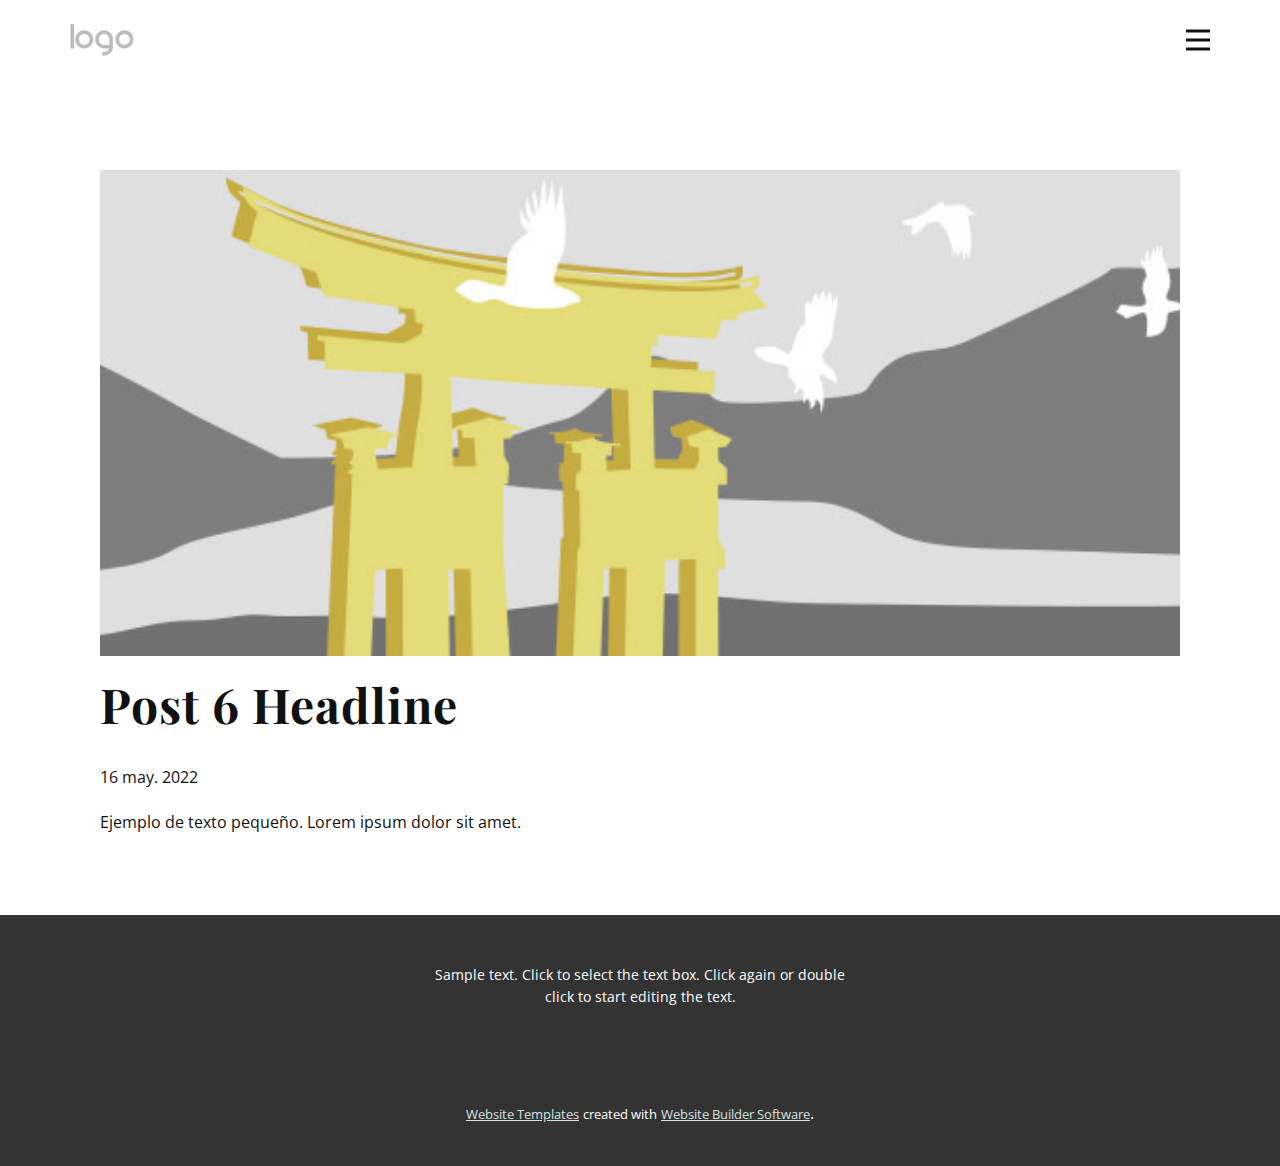
<file: blog/enviar-5.html>
<!doctype html>
<html style="font-size: 16px;"><head>
    <meta name="viewport" content="width=device-width, initial-scale=1.0">
    <meta charset="utf-8">
    <meta name="keywords" content="Post 1 Headline">
    <meta name="description" content="">
    <meta name="page_type" content="np-template-header-footer-from-plugin">
    <title>Post 6 Headline</title>
    <link rel="stylesheet" href="../nicepage.css" media="screen">
<link rel="stylesheet" href="../Post-Template.css" media="screen">
    <script class="u-script" type="text/javascript" src="../jquery.js" defer=""></script>
    <script class="u-script" type="text/javascript" src="../nicepage.js" defer=""></script>
    <meta name="generator" content="Nicepage 4.10.5, nicepage.com">
    <link id="u-theme-google-font" rel="stylesheet" href="https://fonts.googleapis.com/css?family=Playfair+Display:400,400i,500,500i,600,600i,700,700i,800,800i,900,900i|Open+Sans:300,300i,400,400i,500,500i,600,600i,700,700i,800,800i">
    <link id="u-page-google-font" rel="stylesheet" href="https://fonts.googleapis.com/css?family=Playfair+Display:400,400i,500,500i,600,600i,700,700i,800,800i,900,900i">
    
    
    <script type="application/ld+json">{
		"@context": "http://schema.org",
		"@type": "Organization",
		"name": "",
		"logo": "images/default-logo.png"
}</script>
    <meta name="theme-color" content="#476160">
  </head>
  <body class="u-body u-xl-mode"><header class="u-clearfix u-header u-header" id="sec-a7b1"><div class="u-clearfix u-sheet u-valign-middle u-sheet-1">
        <a href="https://nicepage.com" class="u-image u-logo u-image-1">
          <img src="../images/default-logo.png" class="u-logo-image u-logo-image-1">
        </a>
        <nav class="u-menu u-menu-dropdown u-offcanvas u-menu-1" data-responsive-from="XL">
          <div class="menu-collapse" style="font-size: 1rem; letter-spacing: 0px;" wfd-invisible="true">
            <a class="u-button-style u-custom-left-right-menu-spacing u-custom-padding-bottom u-custom-top-bottom-menu-spacing u-nav-link u-text-active-palette-1-base u-text-hover-palette-2-base" href="#">
              <svg class="u-svg-link" viewBox="0 0 24 24"><use xmlns:xlink="http://www.w3.org/1999/xlink" xlink:href="#menu-hamburger"></use></svg>
              <svg class="u-svg-content" version="1.1" id="menu-hamburger" viewBox="0 0 16 16" x="0px" y="0px" xmlns:xlink="http://www.w3.org/1999/xlink" xmlns="http://www.w3.org/2000/svg"><g><rect y="1" width="16" height="2"></rect><rect y="7" width="16" height="2"></rect><rect y="13" width="16" height="2"></rect>
</g></svg>
            </a>
          </div>
          <div class="u-nav-container">
            <ul class="u-nav u-unstyled u-nav-1"><li class="u-nav-item"><a class="u-button-style u-nav-link u-text-active-palette-1-base u-text-hover-palette-2-base" href="../Casa.html" style="padding: 10px 20px;">Casa</a>
</li><li class="u-nav-item"><a class="u-button-style u-nav-link u-text-active-palette-1-base u-text-hover-palette-2-base" href="../About.html" style="padding: 10px 20px;">About</a>
</li><li class="u-nav-item"><a class="u-button-style u-nav-link u-text-active-palette-1-base u-text-hover-palette-2-base" href="../Contact.html" style="padding: 10px 20px;">Contact</a>
</li></ul>
          </div>
          <div class="u-nav-container-collapse" wfd-invisible="true">
            <div class="u-black u-container-style u-inner-container-layout u-opacity u-opacity-95 u-sidenav">
              <div class="u-inner-container-layout u-sidenav-overflow">
                <div class="u-menu-close"></div>
                <ul class="u-align-center u-nav u-popupmenu-items u-unstyled u-nav-2"><li class="u-nav-item"><a class="u-button-style u-nav-link" href="../Casa.html" style="padding: 10px 20px;">Casa</a>
</li><li class="u-nav-item"><a class="u-button-style u-nav-link" href="../About.html" style="padding: 10px 20px;">About</a>
</li><li class="u-nav-item"><a class="u-button-style u-nav-link" href="../Contact.html" style="padding: 10px 20px;">Contact</a>
</li></ul>
              </div>
            </div>
            <div class="u-black u-menu-overlay u-opacity u-opacity-70" wfd-invisible="true"></div>
          </div>
        </nav>
      </div></header>
    <section class="u-align-center u-clearfix u-section-1" id="sec-6a83">
      <div class="u-clearfix u-sheet u-valign-middle-md u-valign-middle-sm u-valign-middle-xs u-sheet-1"><!--post_details--><!--post_details_options_json--><!--{"source":""}--><!--/post_details_options_json--><!--blog_post-->
        <div class="u-container-style u-expanded-width u-post-details u-post-details-1">
          <div class="u-container-layout u-valign-middle u-container-layout-1"><!--blog_post_image-->
            <img alt="" class="u-blog-control u-expanded-width u-image u-image-default u-image-1" src="[data-uri]"><!--/blog_post_image--><!--blog_post_header-->
            <h2 class="u-blog-control u-text u-text-1">Post 6 Headline</h2><!--/blog_post_header--><!--blog_post_metadata-->
            <div class="u-blog-control u-metadata u-metadata-1"><!--blog_post_metadata_date-->
              <span class="u-meta-date u-meta-icon">16 may. 2022</span><!--/blog_post_metadata_date--><!--blog_post_metadata_category-->
              <!--/blog_post_metadata_category--><!--blog_post_metadata_comments-->
              <!--/blog_post_metadata_comments-->
            </div><!--/blog_post_metadata--><!--blog_post_content-->
            <div class="u-align-justify u-blog-control u-post-content u-text u-text-2 fr-view">
  Ejemplo de texto pequeño. Lorem ipsum dolor sit amet.
  </div><!--/blog_post_content-->
          </div>
        </div><!--/blog_post--><!--/post_details-->
      </div>
    </section>
    
    
    <footer class="u-align-center u-clearfix u-footer u-grey-80 u-footer" id="sec-6c1d"><div class="u-clearfix u-sheet u-sheet-1">
        <p class="u-small-text u-text u-text-variant u-text-1">Sample text. Click to select the text box. Click again or double click to start editing the text.</p>
      </div></footer>
    <section class="u-backlink u-clearfix u-grey-80">
      <a class="u-link" href="https://nicepage.com/website-templates" target="_blank">
        <span>Website Templates</span>
      </a>
      <p class="u-text">
        <span>created with</span>
      </p>
      <a class="u-link" href="" target="_blank">
        <span>Website Builder Software</span>
      </a>. 
    </section>
  
</body></html>
</file>
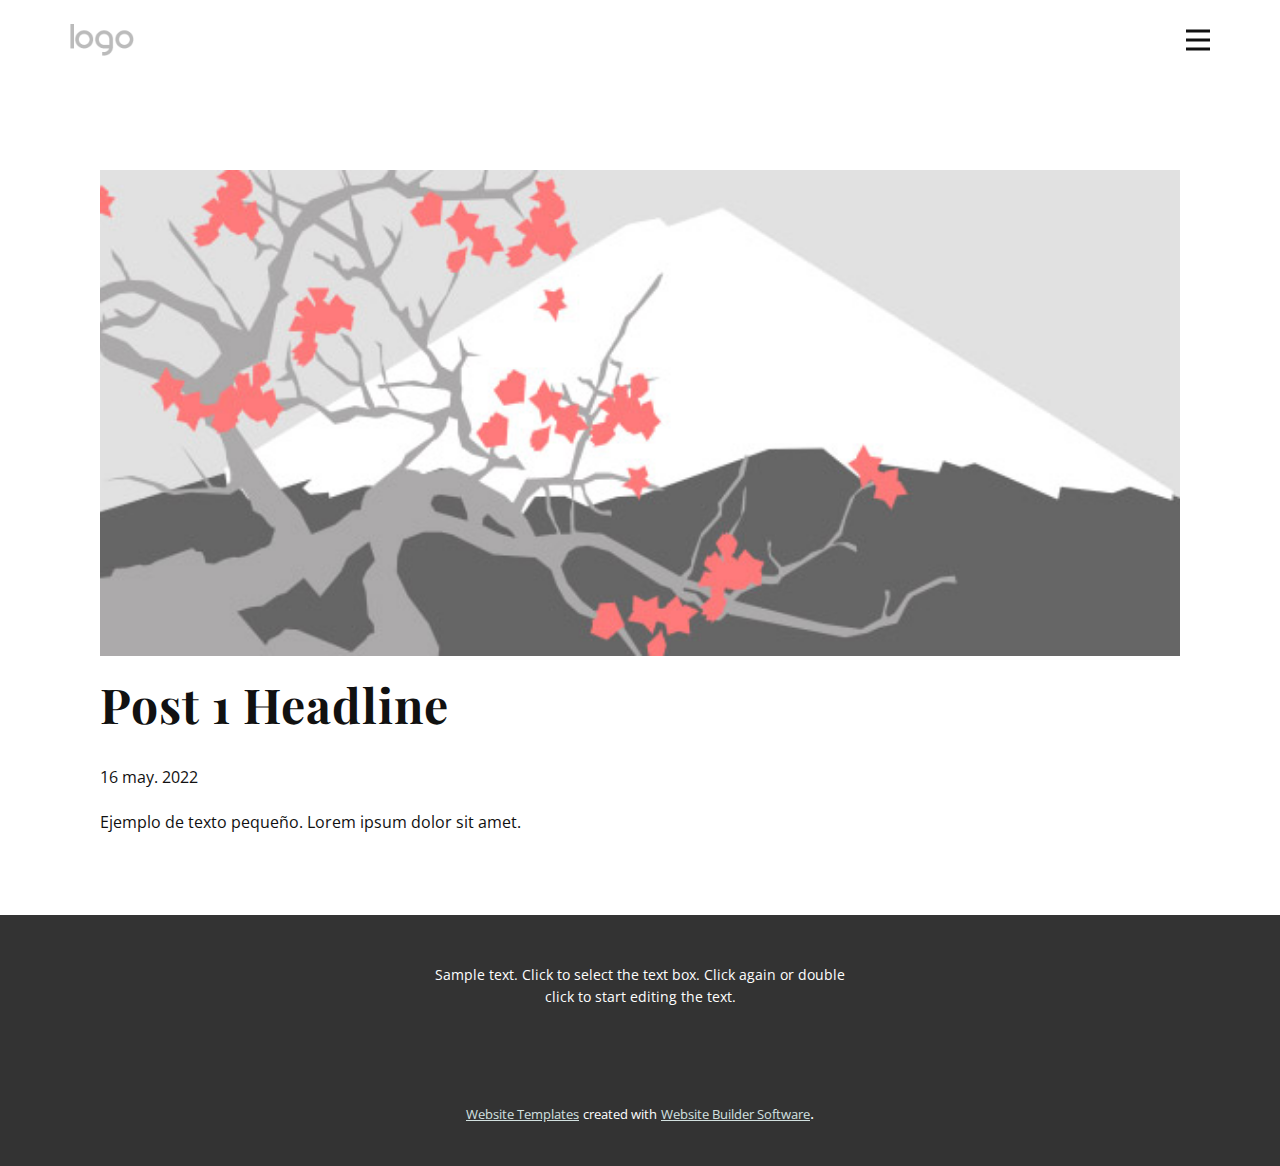
<file: blog/enviar.html>
<!doctype html>
<html style="font-size: 16px;"><head>
    <meta name="viewport" content="width=device-width, initial-scale=1.0">
    <meta charset="utf-8">
    <meta name="keywords" content="Post 1 Headline">
    <meta name="description" content="">
    <meta name="page_type" content="np-template-header-footer-from-plugin">
    <title>Post 1 Headline</title>
    <link rel="stylesheet" href="../nicepage.css" media="screen">
<link rel="stylesheet" href="../Post-Template.css" media="screen">
    <script class="u-script" type="text/javascript" src="../jquery.js" defer=""></script>
    <script class="u-script" type="text/javascript" src="../nicepage.js" defer=""></script>
    <meta name="generator" content="Nicepage 4.10.5, nicepage.com">
    <link id="u-theme-google-font" rel="stylesheet" href="https://fonts.googleapis.com/css?family=Playfair+Display:400,400i,500,500i,600,600i,700,700i,800,800i,900,900i|Open+Sans:300,300i,400,400i,500,500i,600,600i,700,700i,800,800i">
    <link id="u-page-google-font" rel="stylesheet" href="https://fonts.googleapis.com/css?family=Playfair+Display:400,400i,500,500i,600,600i,700,700i,800,800i,900,900i">
    
    
    <script type="application/ld+json">{
		"@context": "http://schema.org",
		"@type": "Organization",
		"name": "",
		"logo": "images/default-logo.png"
}</script>
    <meta name="theme-color" content="#476160">
  </head>
  <body class="u-body u-xl-mode"><header class="u-clearfix u-header u-header" id="sec-a7b1"><div class="u-clearfix u-sheet u-valign-middle u-sheet-1">
        <a href="https://nicepage.com" class="u-image u-logo u-image-1">
          <img src="../images/default-logo.png" class="u-logo-image u-logo-image-1">
        </a>
        <nav class="u-menu u-menu-dropdown u-offcanvas u-menu-1" data-responsive-from="XL">
          <div class="menu-collapse" style="font-size: 1rem; letter-spacing: 0px;" wfd-invisible="true">
            <a class="u-button-style u-custom-left-right-menu-spacing u-custom-padding-bottom u-custom-top-bottom-menu-spacing u-nav-link u-text-active-palette-1-base u-text-hover-palette-2-base" href="#">
              <svg class="u-svg-link" viewBox="0 0 24 24"><use xmlns:xlink="http://www.w3.org/1999/xlink" xlink:href="#menu-hamburger"></use></svg>
              <svg class="u-svg-content" version="1.1" id="menu-hamburger" viewBox="0 0 16 16" x="0px" y="0px" xmlns:xlink="http://www.w3.org/1999/xlink" xmlns="http://www.w3.org/2000/svg"><g><rect y="1" width="16" height="2"></rect><rect y="7" width="16" height="2"></rect><rect y="13" width="16" height="2"></rect>
</g></svg>
            </a>
          </div>
          <div class="u-nav-container">
            <ul class="u-nav u-unstyled u-nav-1"><li class="u-nav-item"><a class="u-button-style u-nav-link u-text-active-palette-1-base u-text-hover-palette-2-base" href="../Casa.html" style="padding: 10px 20px;">Casa</a>
</li><li class="u-nav-item"><a class="u-button-style u-nav-link u-text-active-palette-1-base u-text-hover-palette-2-base" href="../About.html" style="padding: 10px 20px;">About</a>
</li><li class="u-nav-item"><a class="u-button-style u-nav-link u-text-active-palette-1-base u-text-hover-palette-2-base" href="../Contact.html" style="padding: 10px 20px;">Contact</a>
</li></ul>
          </div>
          <div class="u-nav-container-collapse" wfd-invisible="true">
            <div class="u-black u-container-style u-inner-container-layout u-opacity u-opacity-95 u-sidenav">
              <div class="u-inner-container-layout u-sidenav-overflow">
                <div class="u-menu-close"></div>
                <ul class="u-align-center u-nav u-popupmenu-items u-unstyled u-nav-2"><li class="u-nav-item"><a class="u-button-style u-nav-link" href="../Casa.html" style="padding: 10px 20px;">Casa</a>
</li><li class="u-nav-item"><a class="u-button-style u-nav-link" href="../About.html" style="padding: 10px 20px;">About</a>
</li><li class="u-nav-item"><a class="u-button-style u-nav-link" href="../Contact.html" style="padding: 10px 20px;">Contact</a>
</li></ul>
              </div>
            </div>
            <div class="u-black u-menu-overlay u-opacity u-opacity-70" wfd-invisible="true"></div>
          </div>
        </nav>
      </div></header>
    <section class="u-align-center u-clearfix u-section-1" id="sec-6a83">
      <div class="u-clearfix u-sheet u-valign-middle-md u-valign-middle-sm u-valign-middle-xs u-sheet-1"><!--post_details--><!--post_details_options_json--><!--{"source":""}--><!--/post_details_options_json--><!--blog_post-->
        <div class="u-container-style u-expanded-width u-post-details u-post-details-1">
          <div class="u-container-layout u-valign-middle u-container-layout-1"><!--blog_post_image-->
            <img alt="" class="u-blog-control u-expanded-width u-image u-image-default u-image-1" src="[data-uri]"><!--/blog_post_image--><!--blog_post_header-->
            <h2 class="u-blog-control u-text u-text-1">Post 1 Headline</h2><!--/blog_post_header--><!--blog_post_metadata-->
            <div class="u-blog-control u-metadata u-metadata-1"><!--blog_post_metadata_date-->
              <span class="u-meta-date u-meta-icon">16 may. 2022</span><!--/blog_post_metadata_date--><!--blog_post_metadata_category-->
              <!--/blog_post_metadata_category--><!--blog_post_metadata_comments-->
              <!--/blog_post_metadata_comments-->
            </div><!--/blog_post_metadata--><!--blog_post_content-->
            <div class="u-align-justify u-blog-control u-post-content u-text u-text-2 fr-view">
  Ejemplo de texto pequeño. Lorem ipsum dolor sit amet.
  </div><!--/blog_post_content-->
          </div>
        </div><!--/blog_post--><!--/post_details-->
      </div>
    </section>
    
    
    <footer class="u-align-center u-clearfix u-footer u-grey-80 u-footer" id="sec-6c1d"><div class="u-clearfix u-sheet u-sheet-1">
        <p class="u-small-text u-text u-text-variant u-text-1">Sample text. Click to select the text box. Click again or double click to start editing the text.</p>
      </div></footer>
    <section class="u-backlink u-clearfix u-grey-80">
      <a class="u-link" href="https://nicepage.com/website-templates" target="_blank">
        <span>Website Templates</span>
      </a>
      <p class="u-text">
        <span>created with</span>
      </p>
      <a class="u-link" href="" target="_blank">
        <span>Website Builder Software</span>
      </a>. 
    </section>
  
</body></html>
</file>
